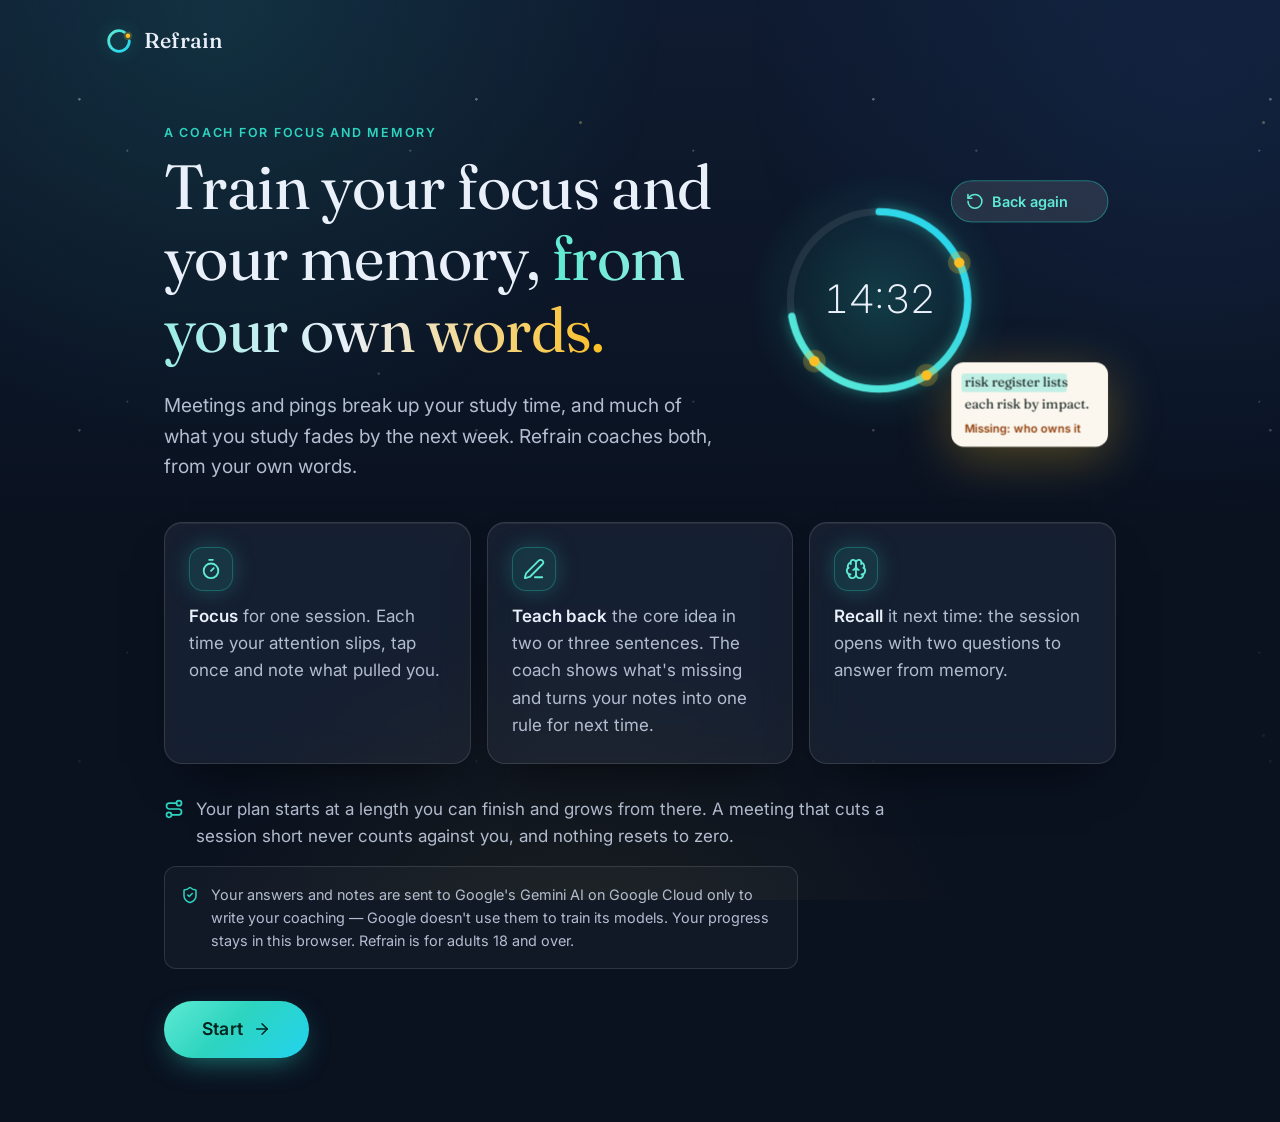
<file: static/index.html>
<!doctype html>
<html lang="en">
<head>
  <meta charset="utf-8">
  <meta name="viewport" content="width=device-width, initial-scale=1">
  <meta name="color-scheme" content="dark">
  <meta name="theme-color" content="#0a1220">
  <title>Refrain — a coach for focus and memory</title>
  <meta name="description" content="Refrain trains your focus and your memory in one study loop, built from your own words.">
  <link rel="icon" href="/static/favicon.svg" type="image/svg+xml">
  <link rel="preload" href="/static/fonts/inter-latin.woff2" as="font" type="font/woff2" crossorigin>
  <link rel="preload" href="/static/fonts/fraunces-latin.woff2" as="font" type="font/woff2" crossorigin>
  <link rel="stylesheet" href="/static/css/styles.css">
  <script type="module" src="/static/js/main.js"></script>
</head>
<body>
  <!-- The night sky: a slow, faint aurora and still star dust. Decoration only. -->
  <div class="sky" aria-hidden="true">
    <span class="aurora a1"></span>
    <span class="aurora a2"></span>
    <span class="aurora a3"></span>
  </div>

  <header class="topbar">
    <div class="brand">
      <!-- Refrain's mark: a ring with a gap, and a star in the gap, the moment you come back. -->
      <svg class="logo" viewBox="0 0 32 32" aria-hidden="true" focusable="false">
        <defs>
          <linearGradient id="logo-ring" x1="0" y1="0" x2="1" y2="1">
            <stop offset="0" stop-color="#5eead4"/>
            <stop offset="1" stop-color="#22d3ee"/>
          </linearGradient>
        </defs>
        <circle cx="16" cy="16" r="11" fill="none" stroke="url(#logo-ring)" stroke-width="3" stroke-linecap="round" stroke-dasharray="57.5 11.6"/>
        <circle cx="25.5" cy="10.5" r="4.6" fill="#fbbf24" opacity="0.22"/>
        <circle cx="25.5" cy="10.5" r="2.4" fill="#fbbf24"/>
      </svg>
      <span class="wordmark">Refrain</span>
    </div>
    <p class="topbar-stage" id="topbar-stage" hidden></p>
  </header>

  <main class="column">

    <section id="screen-welcome" class="screen" hidden aria-labelledby="welcome-title">
      <div class="welcome-hero">
        <div class="hero-text">
          <p class="eyebrow">A coach for focus and memory</p>
          <h1 id="welcome-title" tabindex="-1">Train your focus and your memory, <span class="shine">from your own words.</span></h1>
          <p class="promise">Meetings and pings break up your study time, and much of what you study fades by the next week. Refrain coaches both, from your own words.</p>
        </div>
        <!-- The loop, played once: the session ring draws itself, a star lights for each return,
             the coach marks your words on the page, and a question comes back. Decoration only. -->
        <div class="hero-art" aria-hidden="true">
          <svg class="loop-art" viewBox="0 0 360 300" focusable="false">
            <defs>
              <linearGradient id="art-ring-grad" x1="0" y1="0" x2="1" y2="1">
                <stop offset="0" stop-color="#5eead4"/>
                <stop offset="1" stop-color="#22d3ee"/>
              </linearGradient>
              <radialGradient id="art-glow">
                <stop offset="0" stop-color="#2dd4bf" stop-opacity="0.2"/>
                <stop offset="1" stop-color="#2dd4bf" stop-opacity="0"/>
              </radialGradient>
            </defs>
            <circle cx="130" cy="140" r="128" fill="url(#art-glow)"/>
            <circle class="art-track" cx="130" cy="140" r="86"/>
            <circle class="art-ring" cx="130" cy="140" r="86" stroke="url(#art-ring-grad)" stroke-dasharray="540.35" transform="rotate(-90 130 140)"/>
            <text class="art-clock" x="130" y="152" text-anchor="middle">14:32</text>
            <g class="art-star s1" transform="translate(207.8 103.4)"><g class="art-star-body"><circle class="art-star-glow" r="11"/><circle class="art-star-core" r="5"/></g></g>
            <g class="art-star s2" transform="translate(176.1 212.6)"><g class="art-star-body"><circle class="art-star-glow" r="11"/><circle class="art-star-core" r="5"/></g></g>
            <g class="art-star s3" transform="translate(67.3 198.9)"><g class="art-star-body"><circle class="art-star-glow" r="11"/><circle class="art-star-core" r="5"/></g></g>
            <g class="art-page">
              <rect class="art-page-bg" x="200" y="200" width="152" height="82" rx="12"/>
              <rect class="art-mark" x="210" y="211" width="102" height="18" rx="3"/>
              <text class="art-words" x="213" y="224">risk register lists</text>
              <text class="art-words" x="213" y="245">each risk by impact.</text>
              <text class="art-add" x="213" y="268">Missing: who owns it</text>
            </g>
            <g class="art-back">
              <rect class="art-chip" x="200" y="24" width="152" height="40" rx="20"/>
              <!-- Lucide "rotate-ccw" (ISC license, see /static/licenses/Lucide-ISC.txt) -->
              <g class="art-chip-icon" transform="translate(214 35) scale(0.75)">
                <path d="M3 12a9 9 0 1 0 9-9 9.75 9.75 0 0 0-6.74 2.74L3 8"/>
                <path d="M3 3v5h5"/>
              </g>
              <text class="art-chip-text" x="240" y="49">Back again</text>
            </g>
          </svg>
        </div>
      </div>
      <ol class="steps">
        <li class="step card">
          <span class="step-icon"><span class="icon i-timer" aria-hidden="true"></span></span>
          <p><strong>Focus</strong> for one session. Each time your attention slips, tap once and note what pulled you.</p>
        </li>
        <li class="step card">
          <span class="step-icon"><span class="icon i-pen" aria-hidden="true"></span></span>
          <p><strong>Teach back</strong> the core idea in two or three sentences. The coach shows what's missing and turns your notes into one rule for next time.</p>
        </li>
        <li class="step card">
          <span class="step-icon"><span class="icon i-brain" aria-hidden="true"></span></span>
          <p><strong>Recall</strong> it next time: the session opens with two questions to answer from memory.</p>
        </li>
      </ol>
      <p class="plan-note"><span class="icon i-route" aria-hidden="true"></span><span>Your plan starts at a length you can finish and grows from there. A meeting that cuts a session short never counts against you, and nothing resets to zero.</span></p>
      <p class="notice"><span class="icon i-shield" aria-hidden="true"></span><span>Your answers and notes are sent to Google's Gemini AI on Google Cloud only to write your coaching — Google doesn't use them to train its models. Your progress stays in this browser. Refrain is for adults 18 and over.</span></p>
      <button type="button" class="primary go big" id="welcome-start">Start</button>
    </section>

    <section id="screen-survey" class="screen" hidden aria-labelledby="survey-title">
      <p class="eyebrow">Your starting point</p>
      <h2 id="survey-title" tabindex="-1">Four questions for your roadmap</h2>
      <p class="lede">Your coach uses them to decide where your training starts.</p>
      <form id="survey-form" class="card" novalidate>
        <fieldset id="survey-fields">
          <div class="field short">
            <label for="survey-age">Your age</label>
            <input id="survey-age" name="age" type="text" inputmode="numeric" autocomplete="off" maxlength="3" aria-describedby="survey-age-msg">
            <p class="field-msg" id="survey-age-msg" aria-live="polite"></p>
          </div>
          <div class="field">
            <label for="survey-goal">Your training goal</label>
            <input id="survey-goal" name="goal" type="text" autocomplete="off" maxlength="200" aria-describedby="survey-goal-examples survey-goal-msg">
            <div class="chips" id="survey-goal-examples" role="group" aria-label="Example goals">
              <button type="button" class="chip" data-goal="Study for a certification after work">Study for a certification after work</button>
              <button type="button" class="chip" data-goal="Revise for exams">Revise for exams</button>
              <button type="button" class="chip" data-goal="Remember more of what I read">Remember more of what I read</button>
            </div>
            <p class="field-msg" id="survey-goal-msg" aria-live="polite"></p>
          </div>
          <div class="field short">
            <label for="survey-daily">Minutes you can give each day</label>
            <input id="survey-daily" name="minutesPerDay" type="text" inputmode="numeric" autocomplete="off" maxlength="4" aria-describedby="survey-daily-msg">
            <p class="field-msg" id="survey-daily-msg" aria-live="polite"></p>
          </div>
          <div class="field short">
            <label for="survey-max">Maximum minutes per session</label>
            <input id="survey-max" name="maxMinutes" type="text" inputmode="numeric" autocomplete="off" maxlength="3" aria-describedby="survey-max-msg">
            <p class="field-msg" id="survey-max-msg" aria-live="polite"></p>
          </div>
        </fieldset>
        <div class="coach-work" id="survey-work" aria-hidden="true" hidden></div>
        <p class="status" id="survey-status" role="status"></p>
        <button type="submit" class="primary go" id="survey-submit" disabled>Build my roadmap</button>
      </form>
    </section>

    <section id="screen-home" class="screen" hidden aria-labelledby="home-goal">
      <div class="home-grid">
        <div class="home-hero card">
          <p class="eyebrow">Your roadmap</p>
          <h2 id="home-goal" tabindex="-1"></h2>
          <ol class="stages" id="home-stages" aria-label="Roadmap stages"></ol>
          <p class="reason" id="home-reason"></p>
          <p class="tags" id="home-tags"></p>
        </div>

        <!-- Running totals: they only grow, so there is no streak to lose. -->
        <ul class="counters" id="home-counters" aria-label="Your totals" hidden>
          <li class="counter card"><span class="count" id="count-sessions">0</span><span class="count-label">Sessions</span></li>
          <li class="counter card"><span class="count" id="count-minutes">0</span><span class="count-label">Minutes focused</span></li>
          <li class="counter star card"><span class="count" id="count-returns">0</span><span class="count-label">Returns</span></li>
          <li class="counter star card"><span class="count" id="count-kept">0</span><span class="count-label">Ideas kept</span></li>
        </ul>

        <!-- On wide screens: the main column (start, pick up) beside the side column (rule, what pulls you). -->
        <div class="home-col main-col">
          <div class="start card">
            <label for="home-topic">What will you study?</label>
            <input id="home-topic" type="text" maxlength="120" autocomplete="off" placeholder="For example: Project management course — managing risks">
            <div class="start-row">
              <label class="switch" for="home-demo">
                <input id="home-demo" type="checkbox" role="switch">
                <span class="track" aria-hidden="true"></span>
                <span>Demo length (1 minute)</span>
              </label>
              <button type="button" class="primary go" id="home-start-btn" disabled>Start session</button>
            </div>
          </div>

          <div class="pickup card" id="home-pickup" hidden>
            <p class="pickup-label ico i-bookmark">Pick up where you left off</p>
            <p class="pickup-topic" id="home-pickup-topic"></p>
            <div id="home-pickup-lines"></div>
          </div>
        </div>

        <div class="home-col side-col">
          <div class="rule-card card" id="home-rule">
            <p class="rule-label ico i-compass" id="home-rule-label">Your rule</p>
            <p class="rule-text" id="home-rule-text"></p>
            <p class="rule-source" id="home-rule-source" hidden></p>
            <p class="rule-work" id="home-rule-work" hidden></p>
          </div>

          <section class="pulls card" id="home-pulls" aria-labelledby="home-pulls-title" hidden>
            <h3 class="ico i-magnet" id="home-pulls-title">What pulls you away most</h3>
            <ol class="pulls-list" id="home-pulls-list"></ol>
            <p class="muted small" id="home-pulls-empty">Your notes will show here after a session where you note what pulled you.</p>
          </section>
        </div>

        <section class="history card" aria-labelledby="home-history-title">
          <h3 id="home-history-title">Your sky</h3>
          <p class="sky-hint muted small" id="home-sky-hint" hidden>One line for each session. Each star is a time you noticed a slip and came back.</p>
          <p class="totals" id="home-totals" hidden></p>
          <p class="muted" id="home-history-empty">Your first session is ready.</p>
          <ol class="history-list" id="home-history"></ol>
        </section>
      </div>

      <div class="reset">
        <button type="button" class="link" id="home-reset">Reset everything</button>
        <div class="confirm card" id="home-reset-confirm" hidden>
          <p id="home-reset-question">Erase all progress on this device?</p>
          <div class="actions">
            <button type="button" class="secondary" id="home-reset-erase">Erase</button>
            <button type="button" class="primary" id="home-reset-cancel">Cancel</button>
          </div>
        </div>
      </div>
    </section>

    <section id="screen-warmup" class="screen" hidden aria-labelledby="warmup-title">
      <p class="eyebrow">Warm-up</p>
      <h2 id="warmup-title" tabindex="-1">What do you remember?</h2>
      <p class="lede" id="warmup-from"></p>
      <form class="card" id="warmup-form" novalidate>
        <ol class="warmup-list" id="warmup-items"></ol>
        <p class="tags" id="warmup-tags"></p>
        <div class="coach-work" id="warmup-work" aria-hidden="true" hidden></div>
        <p class="status" id="warmup-status" role="status"></p>
        <div class="actions left">
          <button type="submit" class="primary" id="warmup-check">Check</button>
          <button type="button" class="primary go" id="warmup-start" hidden>Start focusing</button>
        </div>
      </form>
    </section>

    <section id="screen-focus" class="screen" hidden aria-label="Focus session">
      <h2 class="sr-only" tabindex="-1">Focus session</h2>
      <p class="focus-topic" id="focus-topic"></p>
      <p class="focus-next" id="focus-next" hidden></p>
      <div class="dial" id="focus-dial">
        <!-- The ring fills with the session; each return lights a star on it (focus.js). -->
        <svg class="ring" viewBox="0 0 200 200" aria-hidden="true" focusable="false">
          <defs>
            <linearGradient id="ring-grad" x1="0" y1="0" x2="1" y2="1">
              <stop offset="0" stop-color="#5eead4"/>
              <stop offset="1" stop-color="#22d3ee"/>
            </linearGradient>
          </defs>
          <circle class="ring-track" cx="100" cy="100" r="92"/>
          <circle class="ring-progress" id="focus-ring" cx="100" cy="100" r="92" stroke="url(#ring-grad)" stroke-dasharray="578.05" stroke-dashoffset="578.05" transform="rotate(-90 100 100)"/>
          <g id="focus-stars"></g>
        </svg>
        <div class="countdown" id="focus-countdown" role="timer" aria-label="Time left">0:00</div>
      </div>
      <p class="focus-rule" id="focus-rule" hidden></p>
      <button type="button" class="distracted" id="focus-distracted">Distracted</button>
      <p class="focus-plan" id="focus-plan" hidden></p>
      <div class="note-row" id="focus-note-row" hidden>
        <label for="focus-note" class="sr-only">What pulled you away?</label>
        <input id="focus-note" type="text" maxlength="60" autocomplete="off" placeholder="What pulled you away?" enterkeyhint="done">
        <button type="button" class="link" id="focus-note-skip">Skip</button>
      </div>
      <p class="focus-tally" id="focus-tally" aria-live="polite"></p>
      <p class="focus-links"><button type="button" class="link" id="focus-end">End early</button></p>

      <div class="end-panel" id="focus-end-panel" role="group" aria-labelledby="focus-end-title" hidden>
        <p class="end-title" id="focus-end-title">Ending early?</p>
        <div class="end-choices" id="focus-end-choices">
          <button type="button" class="end-choice" id="focus-pulled">I was pulled away <small>a meeting, a call, an urgent task</small></button>
          <button type="button" class="end-choice" id="focus-lost">I lost focus</button>
          <button type="button" class="link" id="focus-keep">Keep going</button>
        </div>
        <form class="end-resume" id="focus-resume" novalidate hidden>
          <label for="focus-where">Where I stopped</label>
          <input id="focus-where" type="text" maxlength="160" autocomplete="off">
          <label for="focus-next-step">My next step</label>
          <input id="focus-next-step" type="text" maxlength="160" autocomplete="off">
          <div class="actions left">
            <button type="submit" class="primary" id="focus-save">Save and end</button>
            <button type="button" class="link" id="focus-keep-resume">Keep going</button>
          </div>
        </form>
      </div>
    </section>

    <section id="screen-debrief" class="screen" hidden aria-label="Teach-back and debrief">
      <!-- The session just finished: the focus ring glides in here (debrief.js). -->
      <div class="session-summary card" id="session-summary">
        <svg class="summary-ring" viewBox="0 0 200 200" aria-hidden="true" focusable="false">
          <defs>
            <linearGradient id="summary-grad" x1="0" y1="0" x2="1" y2="1">
              <stop offset="0" stop-color="#5eead4"/>
              <stop offset="1" stop-color="#22d3ee"/>
            </linearGradient>
          </defs>
          <circle class="ring-track" cx="100" cy="100" r="92"/>
          <circle class="ring-progress" id="summary-ring" cx="100" cy="100" r="92" stroke="url(#summary-grad)" stroke-dasharray="578.05" stroke-dashoffset="578.05" transform="rotate(-90 100 100)"/>
          <g id="summary-stars"></g>
        </svg>
        <dl class="stats">
          <div><dt>Focused</dt><dd id="summary-focused">0:00</dd></div>
          <div><dt>Returns</dt><dd id="summary-returns">0</dd></div>
          <div><dt>Longest stretch</dt><dd id="summary-longest">0:00</dd></div>
        </dl>
      </div>

      <div id="teach">
        <p class="eyebrow">Teach back</p>
        <h2 id="teach-topic" tabindex="-1"></h2>
        <form class="card" id="teach-form" novalidate>
          <label for="teach-text">In two or three sentences, what's the core idea?</label>
          <textarea id="teach-text" rows="5" maxlength="1500" aria-describedby="teach-count"></textarea>
          <p class="field-msg" id="teach-count"></p>
          <div class="coach-work" id="teach-work" aria-hidden="true" hidden></div>
          <p class="status" id="teach-status" role="status"></p>
          <div class="actions left">
            <button type="button" class="primary" id="teach-submit" disabled>Get feedback</button>
            <button type="button" class="secondary" id="teach-skip">Skip</button>
          </div>
        </form>
      </div>

      <div id="debrief" hidden>
        <p class="eyebrow">Debrief</p>
        <h2 id="debrief-title" tabindex="-1"></h2>
        <p class="tags" id="debrief-tags"></p>
        <div class="debrief-cards" id="debrief-cards"></div>
        <div class="coach-work" id="debrief-work" aria-hidden="true" hidden></div>
        <p class="status" id="debrief-status" role="status"></p>
        <div class="actions left">
          <button type="button" class="primary" id="debrief-retry" hidden>Try again</button>
          <button type="button" class="secondary" id="debrief-back">Back to roadmap</button>
        </div>
        <div class="confirm card" id="debrief-leave" hidden>
          <p>Leave without the debrief? This session won't count toward your roadmap.</p>
          <div class="actions">
            <button type="button" class="secondary" id="debrief-leave-yes">Leave</button>
            <button type="button" class="primary" id="debrief-leave-no">Stay</button>
          </div>
        </div>
      </div>
    </section>

  </main>
  <noscript><p class="column">Refrain needs JavaScript to run.</p></noscript>
</body>
</html>
</file>
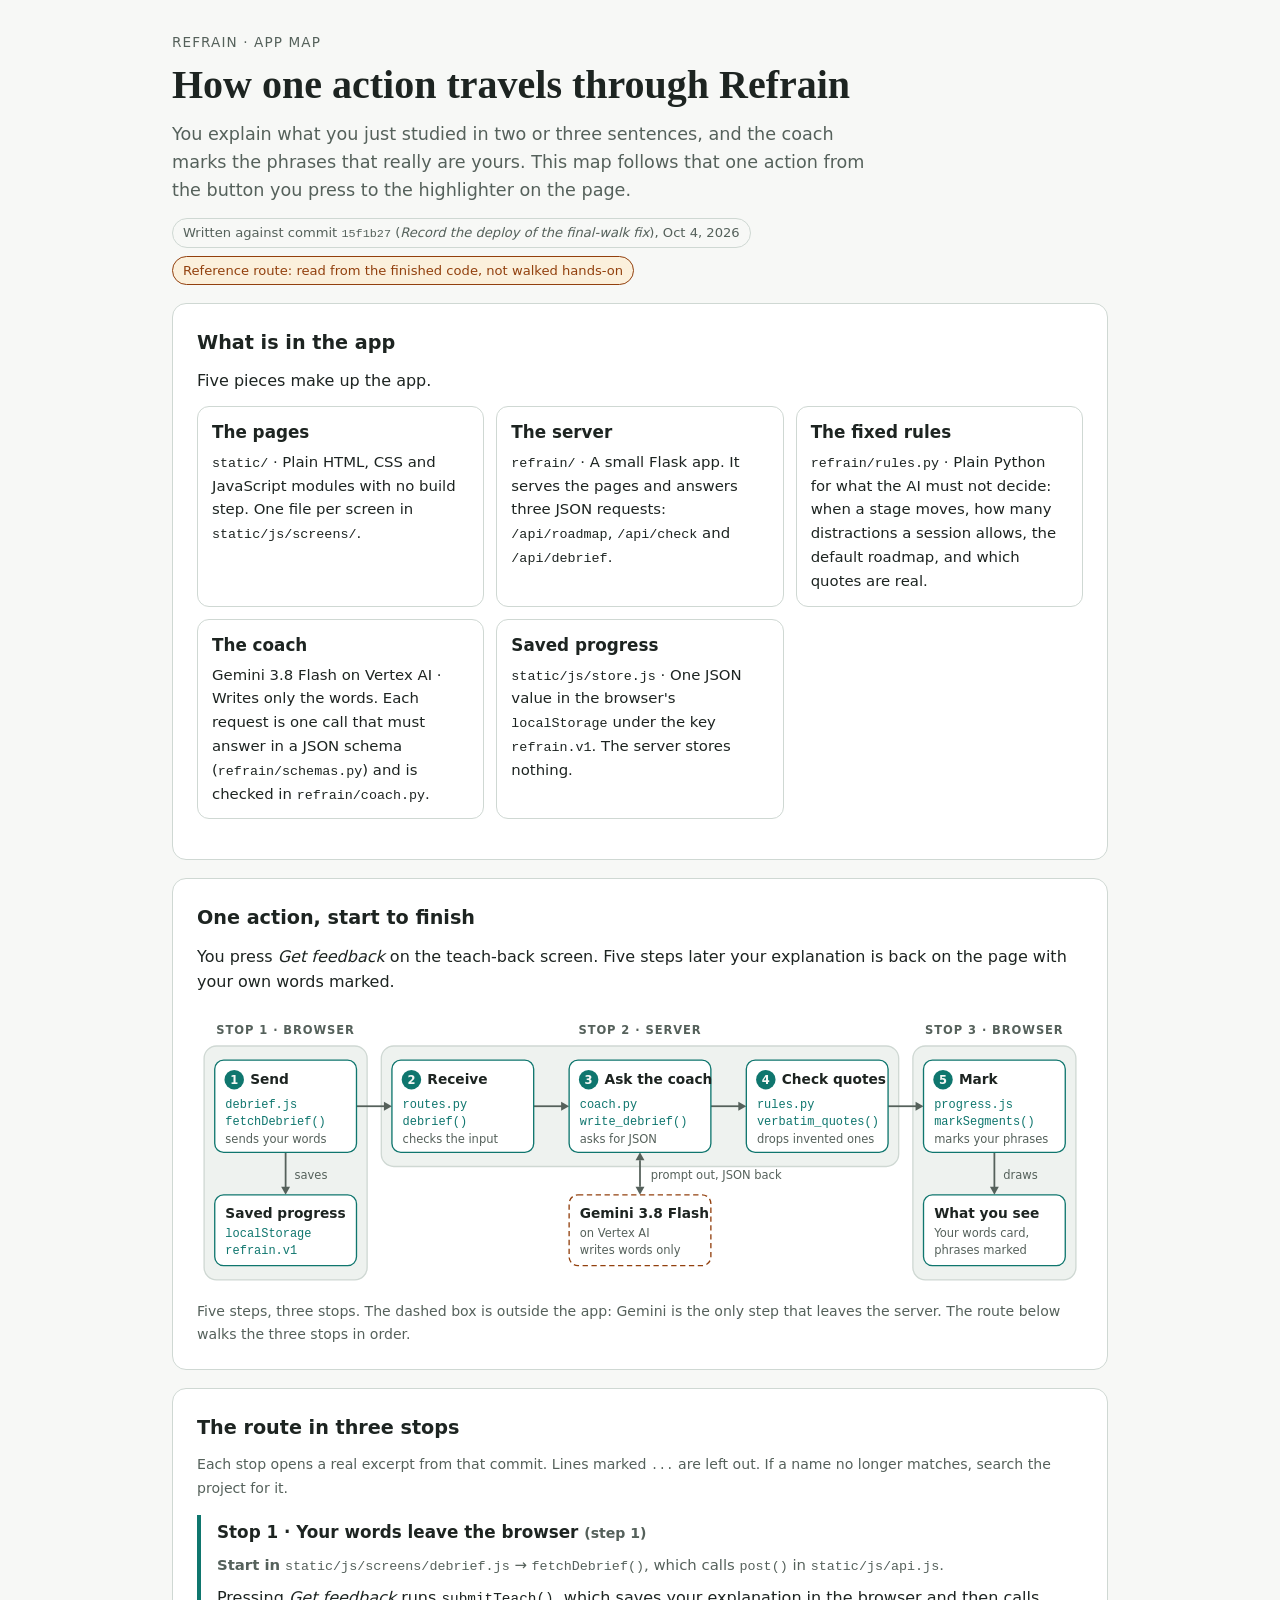
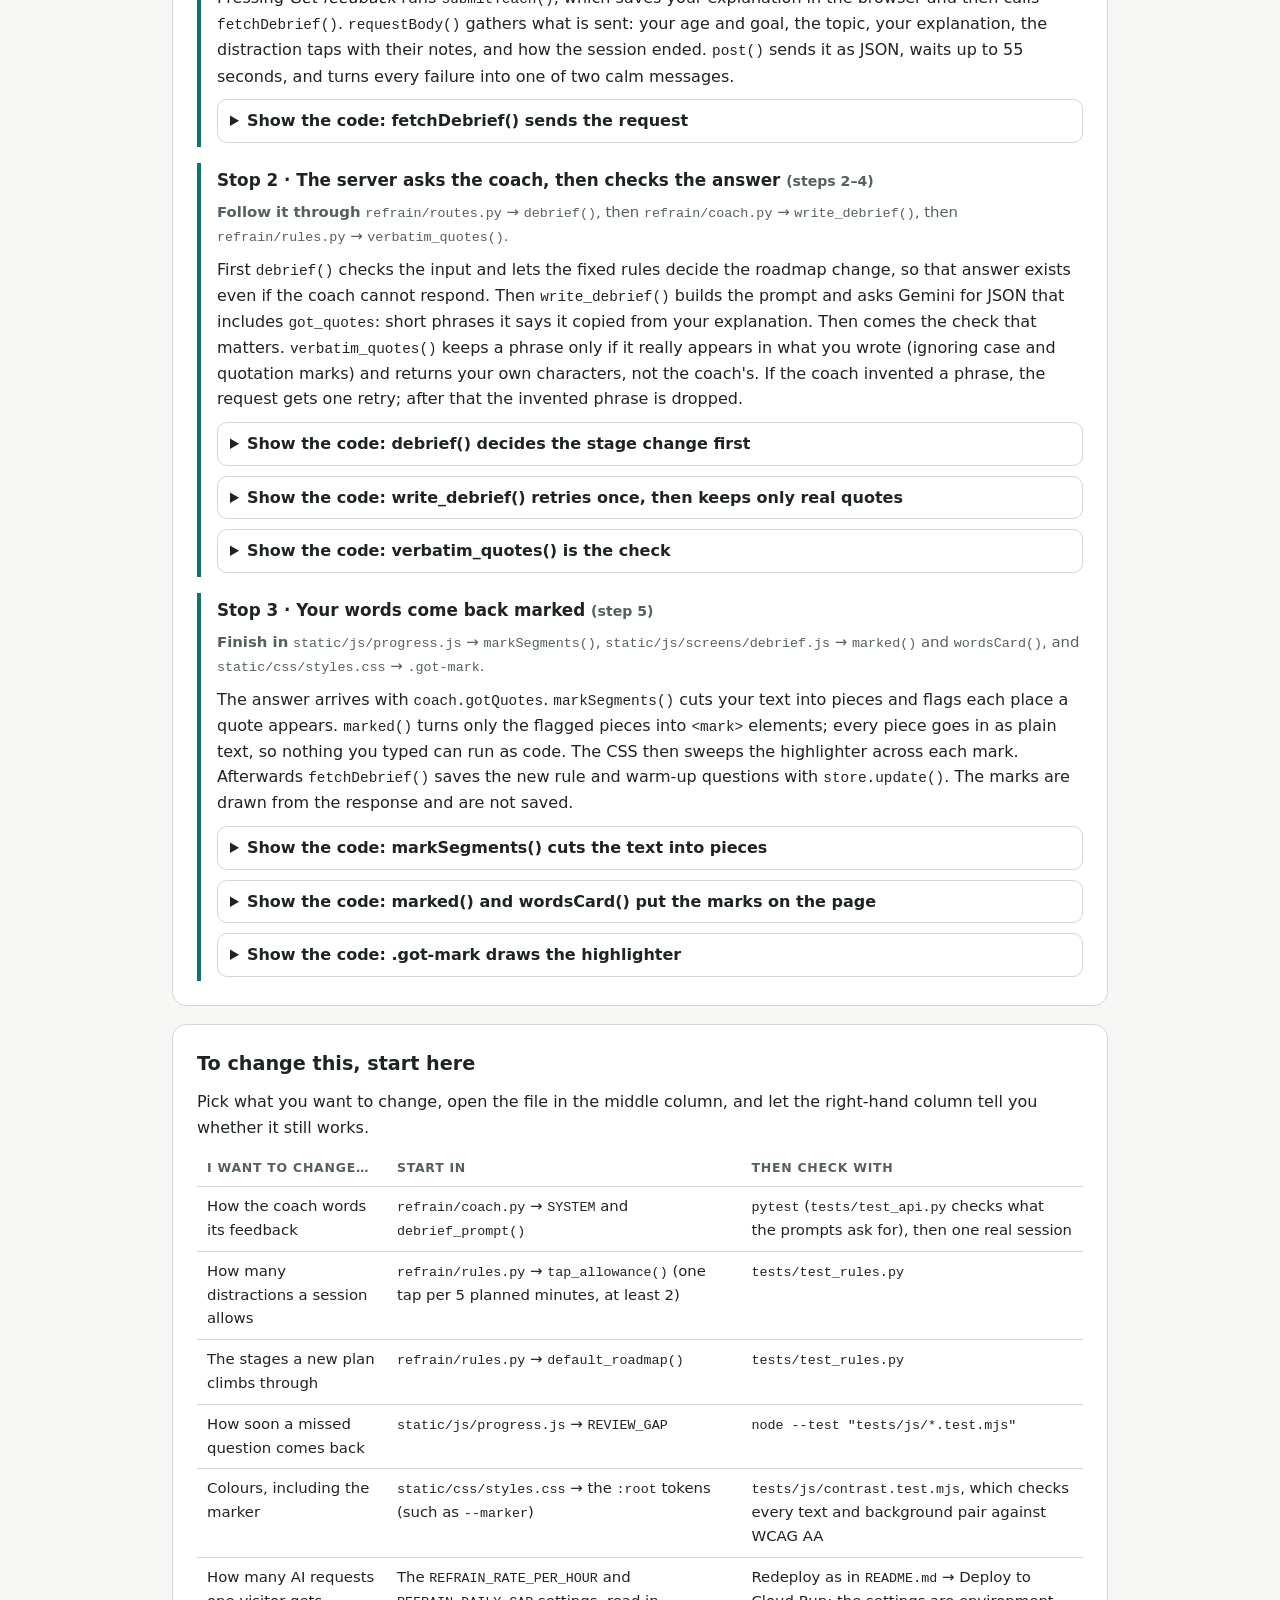
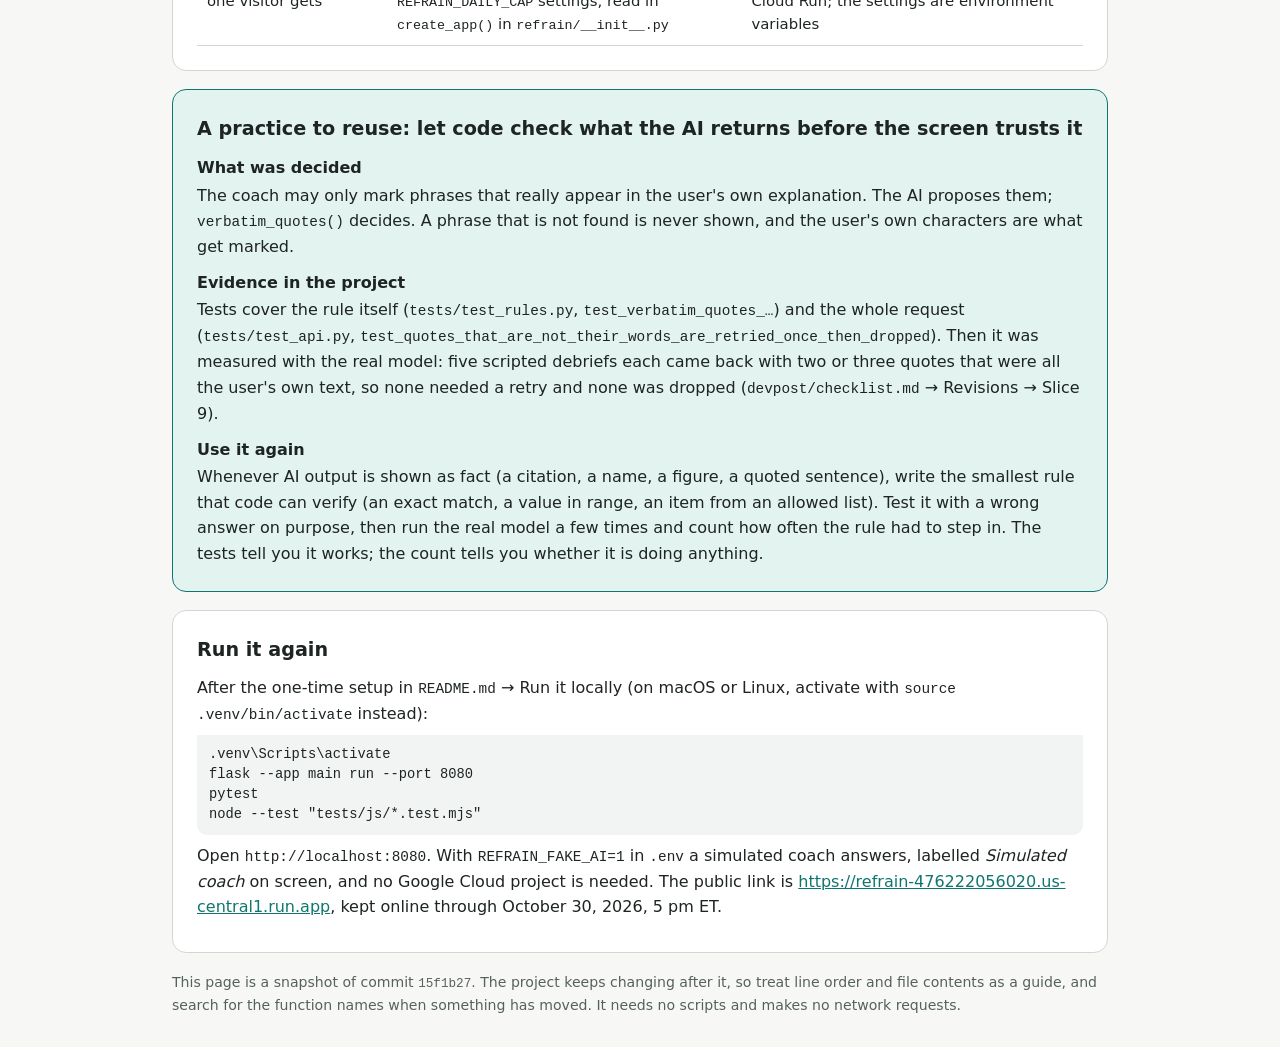
<file: devpost/app-map.html>
<!DOCTYPE html>
<html lang="en">
<head>
<meta charset="utf-8">
<meta name="viewport" content="width=device-width, initial-scale=1">
<title>Refrain · App map</title>
<style>
  :root {
    color-scheme: light dark;
    --bg: #f7f8f6;
    --card: #ffffff;
    --fg: #1d2421;
    --muted: #55615b;
    --line: #cfd8d3;
    --accent: #0f766e;
    --accent-bg: #e3f3f0;
    --warm: #92400e;
    --warm-bg: #fbf0dc;
    --soft: #eef2ef;
    --code-bg: #f1f4f2;
  }
  @media (prefers-color-scheme: dark) {
    :root {
      --bg: #101513;
      --card: #19201d;
      --fg: #e6ece8;
      --muted: #a8b7af;
      --line: #33403a;
      --accent: #5eead4;
      --accent-bg: #123832;
      --warm: #fbbf24;
      --warm-bg: #38290f;
      --soft: #202925;
      --code-bg: #141a17;
    }
  }
  * { box-sizing: border-box; }
  body { margin: 0; background: var(--bg); color: var(--fg); font-family: -apple-system, "Segoe UI", system-ui, sans-serif; line-height: 1.6; }
  main { max-width: 1000px; margin: 0 auto; padding: clamp(16px, 4vw, 32px); }
  h1 { font-family: Georgia, "Iowan Old Style", "Times New Roman", serif; font-size: clamp(1.8rem, 4.5vw, 2.5rem); line-height: 1.15; margin: 0.2em 0 0.3em; }
  h2 { font-size: 1.2rem; margin: 0 0 0.5em; }
  h3 { font-size: 1.05rem; margin: 0 0 0.3em; }
  p { margin: 0.5em 0; }
  a { color: var(--accent); }
  code { font-family: ui-monospace, "Cascadia Code", Consolas, monospace; font-size: 0.9em; overflow-wrap: anywhere; }
  :focus-visible { outline: 3px solid var(--accent); outline-offset: 2px; }
  .skip { position: absolute; left: 8px; top: -60px; z-index: 2; padding: 8px 12px; border: 2px solid var(--accent); border-radius: 8px; background: var(--card); color: var(--fg); }
  .skip:focus { top: 8px; }
  .eyebrow { margin: 0; color: var(--muted); font-size: 0.85rem; text-transform: uppercase; letter-spacing: 0.08em; }
  .lede { max-width: 62ch; font-size: 1.1rem; color: var(--muted); }
  .badges { display: flex; flex-wrap: wrap; gap: 8px; margin: 14px 0 0; }
  .badge { padding: 3px 10px; border: 1px solid var(--line); border-radius: 999px; font-size: 0.82rem; color: var(--muted); }
  .badge.warm { border-color: var(--warm); background: var(--warm-bg); color: var(--warm); }
  section { margin: 18px 0; padding: clamp(16px, 3vw, 24px); border: 1px solid var(--line); border-radius: 14px; background: var(--card); }
  .muted { color: var(--muted); }
  .small { font-size: 0.88rem; }
  .pieces { display: grid; grid-template-columns: repeat(auto-fit, minmax(260px, 1fr)); gap: 12px; margin-top: 12px; padding: 0; list-style: none; }
  .pieces li { padding: 12px 14px; border: 1px solid var(--line); border-radius: 12px; }
  .pieces p { margin: 0.2em 0 0; font-size: 0.93rem; }
  .scroll { overflow-x: auto; }
  svg.flow { display: block; width: 100%; min-width: 860px; height: auto; }
  .flow .zone { fill: var(--soft); stroke: var(--line); stroke-width: 1.5; }
  .flow .zl { fill: var(--muted); font-size: 13px; font-weight: 700; letter-spacing: 0.08em; }
  .flow .node rect { fill: var(--card); stroke: var(--accent); stroke-width: 1.5; }
  .flow .ext rect { stroke: var(--warm); stroke-dasharray: 6 4; }
  .flow .t { fill: var(--fg); font-size: 15.5px; font-weight: 700; }
  .flow .f { fill: var(--accent); font-family: ui-monospace, "Cascadia Code", Consolas, monospace; font-size: 13.5px; }
  .flow .s { fill: var(--muted); font-size: 13px; }
  .flow .dot { fill: var(--accent); }
  .flow .d { fill: var(--bg); font-size: 13px; font-weight: 700; }
  .flow .a { fill: none; stroke: var(--muted); stroke-width: 2; }
  .flow .h { fill: var(--muted); }
  figcaption { margin-top: 8px; font-size: 0.88rem; color: var(--muted); }
  figure { margin: 12px 0 0; }
  .stop { margin-top: 16px; padding: 4px 0 4px 16px; border-left: 4px solid var(--accent); }
  .stop .where { color: var(--muted); font-size: 0.93rem; }
  details { margin-top: 10px; border: 1px solid var(--line); border-radius: 10px; background: var(--card); }
  summary { padding: 8px 12px; cursor: pointer; font-weight: 600; }
  details[open] summary { border-bottom: 1px solid var(--line); }
  pre { margin: 0; padding: 10px 12px; overflow-x: auto; border-radius: 0 0 10px 10px; background: var(--code-bg); font-size: 0.86rem; line-height: 1.45; }
  pre code { font-size: inherit; }
  .table-wrap { overflow-x: auto; margin-top: 10px; }
  table { width: 100%; border-collapse: collapse; font-size: 0.93rem; }
  th, td { padding: 8px 10px; border-bottom: 1px solid var(--line); text-align: left; vertical-align: top; }
  th { color: var(--muted); font-size: 0.78rem; font-weight: 700; letter-spacing: 0.06em; text-transform: uppercase; }
  .practice { border-color: var(--accent); background: var(--accent-bg); }
  .practice dl { margin: 10px 0 0; }
  .practice dt { margin-top: 10px; font-weight: 700; }
  .practice dd { margin: 2px 0 0; }
  footer { margin: 18px 0 8px; font-size: 0.88rem; color: var(--muted); }
</style>
</head>
<body>
<a class="skip" href="#main">Skip to the map</a>
<main id="main">

<header>
  <p class="eyebrow">Refrain · App map</p>
  <h1>How one action travels through Refrain</h1>
  <p class="lede">You explain what you just studied in two or three sentences, and the coach marks the phrases that really are yours. This map follows that one action from the button you press to the highlighter on the page.</p>
  <p class="badges">
    <span class="badge">Written against commit <code>15f1b27</code> (<em>Record the deploy of the final-walk fix</em>), Oct 4, 2026</span>
    <span class="badge warm">Reference route: read from the finished code, not walked hands-on</span>
  </p>
</header>

<section aria-labelledby="pieces-h">
  <h2 id="pieces-h">What is in the app</h2>
  <p>Five pieces make up the app.</p>
  <ul class="pieces">
    <li><h3>The pages</h3><p><code>static/</code> · Plain HTML, CSS and JavaScript modules with no build step. One file per screen in <code>static/js/screens/</code>.</p></li>
    <li><h3>The server</h3><p><code>refrain/</code> · A small Flask app. It serves the pages and answers three JSON requests: <code>/api/roadmap</code>, <code>/api/check</code> and <code>/api/debrief</code>.</p></li>
    <li><h3>The fixed rules</h3><p><code>refrain/rules.py</code> · Plain Python for what the AI must not decide: when a stage moves, how many distractions a session allows, the default roadmap, and which quotes are real.</p></li>
    <li><h3>The coach</h3><p>Gemini 3.8 Flash on Vertex AI · Writes only the words. Each request is one call that must answer in a JSON schema (<code>refrain/schemas.py</code>) and is checked in <code>refrain/coach.py</code>.</p></li>
    <li><h3>Saved progress</h3><p><code>static/js/store.js</code> · One JSON value in the browser's <code>localStorage</code> under the key <code>refrain.v1</code>. The server stores nothing.</p></li>
  </ul>
</section>

<section aria-labelledby="flow-h">
  <h2 id="flow-h">One action, start to finish</h2>
  <p>You press <em>Get feedback</em> on the teach-back screen. Five steps later your explanation is back on the page with your own words marked.</p>
  <figure>
    <div class="scroll" tabindex="0" role="region" aria-label="Diagram of the five steps; scrolls sideways on narrow screens">
      <svg class="flow" viewBox="0 0 1000 322" role="img" aria-labelledby="flow-t flow-d">
        <title id="flow-t">From the Get feedback button to your marked words</title>
        <desc id="flow-d">Five steps in three stops. Stop 1, in your browser: debrief.js sends your explanation and saves the result in localStorage under refrain.v1. Stop 2, on the server: routes.py receives it, coach.py asks Gemini 3.8 Flash on Vertex AI for JSON, and rules.py keeps only the quotes that really are in your text. Stop 3, in your browser: progress.js marks your phrases and the page shows your words with the marks.</desc>

        <rect class="zone" x="8" y="44" width="184" height="264" rx="14"/>
        <rect class="zone" x="208" y="44" width="584" height="136" rx="14"/>
        <rect class="zone" x="808" y="44" width="184" height="264" rx="14"/>
        <text class="zl" x="100" y="30" text-anchor="middle">STOP 1 · BROWSER</text>
        <text class="zl" x="500" y="30" text-anchor="middle">STOP 2 · SERVER</text>
        <text class="zl" x="900" y="30" text-anchor="middle">STOP 3 · BROWSER</text>

        <path class="a" d="M180 112H212"/><path class="h" d="M220 112l-9-5v10z"/>
        <path class="a" d="M380 112H412"/><path class="h" d="M420 112l-9-5v10z"/>
        <path class="a" d="M580 112H612"/><path class="h" d="M620 112l-9-5v10z"/>
        <path class="a" d="M780 112H812"/><path class="h" d="M820 112l-9-5v10z"/>

        <path class="a" d="M100 164V204"/><path class="h" d="M100 212l-5-9h10z"/>
        <path class="a" d="M500 173V203"/><path class="h" d="M500 164l-5 9h10z"/><path class="h" d="M500 212l-5-9h10z"/>
        <path class="a" d="M900 164V204"/><path class="h" d="M900 212l-5-9h10z"/>
        <text class="s" x="110" y="194">saves</text>
        <text class="s" x="512" y="194">prompt out, JSON back</text>
        <text class="s" x="910" y="194">draws</text>

        <g class="node" transform="translate(20 60)">
          <rect width="160" height="104" rx="10"/>
          <circle class="dot" cx="22" cy="22" r="11"/><text class="d" x="22" y="27" text-anchor="middle">1</text>
          <text class="t" x="40" y="27">Send</text>
          <text class="f" x="12" y="54">debrief.js</text>
          <text class="f" x="12" y="73">fetchDebrief()</text>
          <text class="s" x="12" y="94">sends your words</text>
        </g>
        <g class="node" transform="translate(220 60)">
          <rect width="160" height="104" rx="10"/>
          <circle class="dot" cx="22" cy="22" r="11"/><text class="d" x="22" y="27" text-anchor="middle">2</text>
          <text class="t" x="40" y="27">Receive</text>
          <text class="f" x="12" y="54">routes.py</text>
          <text class="f" x="12" y="73">debrief()</text>
          <text class="s" x="12" y="94">checks the input</text>
        </g>
        <g class="node" transform="translate(420 60)">
          <rect width="160" height="104" rx="10"/>
          <circle class="dot" cx="22" cy="22" r="11"/><text class="d" x="22" y="27" text-anchor="middle">3</text>
          <text class="t" x="40" y="27">Ask the coach</text>
          <text class="f" x="12" y="54">coach.py</text>
          <text class="f" x="12" y="73">write_debrief()</text>
          <text class="s" x="12" y="94">asks for JSON</text>
        </g>
        <g class="node" transform="translate(620 60)">
          <rect width="160" height="104" rx="10"/>
          <circle class="dot" cx="22" cy="22" r="11"/><text class="d" x="22" y="27" text-anchor="middle">4</text>
          <text class="t" x="40" y="27">Check quotes</text>
          <text class="f" x="12" y="54">rules.py</text>
          <text class="f" x="12" y="73">verbatim_quotes()</text>
          <text class="s" x="12" y="94">drops invented ones</text>
        </g>
        <g class="node" transform="translate(820 60)">
          <rect width="160" height="104" rx="10"/>
          <circle class="dot" cx="22" cy="22" r="11"/><text class="d" x="22" y="27" text-anchor="middle">5</text>
          <text class="t" x="40" y="27">Mark</text>
          <text class="f" x="12" y="54">progress.js</text>
          <text class="f" x="12" y="73">markSegments()</text>
          <text class="s" x="12" y="94">marks your phrases</text>
        </g>

        <g class="node" transform="translate(20 212)">
          <rect width="160" height="80" rx="10"/>
          <text class="t" x="12" y="26">Saved progress</text>
          <text class="f" x="12" y="48">localStorage</text>
          <text class="f" x="12" y="67">refrain.v1</text>
        </g>
        <g class="node ext" transform="translate(420 212)">
          <rect width="160" height="80" rx="10"/>
          <text class="t" x="12" y="26">Gemini 3.8 Flash</text>
          <text class="s" x="12" y="48">on Vertex AI</text>
          <text class="s" x="12" y="67">writes words only</text>
        </g>
        <g class="node" transform="translate(820 212)">
          <rect width="160" height="80" rx="10"/>
          <text class="t" x="12" y="26">What you see</text>
          <text class="s" x="12" y="48">Your words card,</text>
          <text class="s" x="12" y="67">phrases marked</text>
        </g>
      </svg>
    </div>
    <figcaption>Five steps, three stops. The dashed box is outside the app: Gemini is the only step that leaves the server. The route below walks the three stops in order.</figcaption>
  </figure>
</section>

<section aria-labelledby="route-h">
  <h2 id="route-h">The route in three stops</h2>
  <p class="muted small">Each stop opens a real excerpt from that commit. Lines marked <code>...</code> are left out. If a name no longer matches, search the project for it.</p>

  <div class="stop">
    <h3>Stop 1 · Your words leave the browser <span class="muted small">(step 1)</span></h3>
    <p class="where"><strong>Start in</strong> <code>static/js/screens/debrief.js</code> → <code>fetchDebrief()</code>, which calls <code>post()</code> in <code>static/js/api.js</code>.</p>
    <p>Pressing <em>Get feedback</em> runs <code>submitTeach()</code>, which saves your explanation in the browser and then calls <code>fetchDebrief()</code>. <code>requestBody()</code> gathers what is sent: your age and goal, the topic, your explanation, the distraction taps with their notes, and how the session ended. <code>post()</code> sends it as JSON, waits up to 55 seconds, and turns every failure into one of two calm messages.</p>
    <details>
      <summary>Show the code: fetchDebrief() sends the request</summary>
      <pre><code>async function fetchDebrief() {
  const pending = store.state.pending;
  const result = await post("/api/debrief", requestBody(pending));</code></pre>
    </details>
  </div>

  <div class="stop">
    <h3>Stop 2 · The server asks the coach, then checks the answer <span class="muted small">(steps 2–4)</span></h3>
    <p class="where"><strong>Follow it through</strong> <code>refrain/routes.py</code> → <code>debrief()</code>, then <code>refrain/coach.py</code> → <code>write_debrief()</code>, then <code>refrain/rules.py</code> → <code>verbatim_quotes()</code>.</p>
    <p>First <code>debrief()</code> checks the input and lets the fixed rules decide the roadmap change, so that answer exists even if the coach cannot respond. Then <code>write_debrief()</code> builds the prompt and asks Gemini for JSON that includes <code>got_quotes</code>: short phrases it says it copied from your explanation. Then comes the check that matters. <code>verbatim_quotes()</code> keeps a phrase only if it really appears in what you wrote (ignoring case and quotation marks) and returns your own characters, not the coach's. If the coach invented a phrase, the request gets one retry; after that the invented phrase is dropped.</p>
    <details>
      <summary>Show the code: debrief() decides the stage change first</summary>
      <pre><code>@bp.post("/debrief")
def debrief():
    session, fields = schemas.parse_debrief(request.get_json(silent=True))
    if fields:
        return _error(400, "invalid_input", fields=fields)
    # The fixed rules decide the roadmap change first, so it comes back even when the coach can't answer.
    result = rules.progress(session.stages, session.stage_index, session.outcome, len(session.taps),
                            session.planned_minutes)</code></pre>
    </details>
    <details>
      <summary>Show the code: write_debrief() retries once, then keeps only real quotes</summary>
      <pre><code>    def soft_problems(data):
        problems = []
        if needs["pattern"] and not rules.quotes_note(data["pattern"], notes):
            problems.append("did not quote any of their notes word for word in the pattern")
        if needs["explanation"] and rules.verbatim_quotes(data.get("got_quotes"), session.explanation)[1]:
            problems.append("put phrases in got_quotes that are not copied exactly from their explanation")
        return ", and ".join(problems) or None
    ...
    if needs["explanation"]:
        out["got"] = data["got"].strip()
        # Only words that are really theirs get marked; invented ones are dropped.
        out["gotQuotes"] = rules.verbatim_quotes(data.get("got_quotes"), session.explanation)[0]</code></pre>
    </details>
    <details>
      <summary>Show the code: verbatim_quotes() is the check</summary>
      <pre><code>def verbatim_quotes(quotes, explanation, limit=3):
    """(kept, dropped): the phrases that really are in the explanation, as the explanation writes them.

    Matching ignores case and the quotation marks or end punctuation the coach may add, and each kept
    phrase is the explanation's own text, so the browser can mark exactly those characters.
    """
    kept, dropped, lowered = [], 0, explanation.lower()
    for quote in quotes if isinstance(quotes, list) else []:
        phrase = quote.strip(_QUOTE_EDGES) if isinstance(quote, str) else ""
        if len(phrase) &lt; 3:
            continue
        at = lowered.find(phrase.lower()) if len(lowered) == len(explanation) else explanation.find(phrase)
        if at &lt; 0:
            dropped += 1
            continue
        exact = explanation[at:at + len(phrase)]
        if exact not in kept and len(kept) &lt; limit:
            kept.append(exact)
    return kept, dropped</code></pre>
    </details>
  </div>

  <div class="stop">
    <h3>Stop 3 · Your words come back marked <span class="muted small">(step 5)</span></h3>
    <p class="where"><strong>Finish in</strong> <code>static/js/progress.js</code> → <code>markSegments()</code>, <code>static/js/screens/debrief.js</code> → <code>marked()</code> and <code>wordsCard()</code>, and <code>static/css/styles.css</code> → <code>.got-mark</code>.</p>
    <p>The answer arrives with <code>coach.gotQuotes</code>. <code>markSegments()</code> cuts your text into pieces and flags each place a quote appears. <code>marked()</code> turns only the flagged pieces into <code>&lt;mark&gt;</code> elements; every piece goes in as plain text, so nothing you typed can run as code. The CSS then sweeps the highlighter across each mark. Afterwards <code>fetchDebrief()</code> saves the new rule and warm-up questions with <code>store.update()</code>. The marks are drawn from the response and are not saved.</p>
    <details>
      <summary>Show the code: markSegments() cuts the text into pieces</summary>
      <pre><code>// The text in pieces, with every place a phrase appears (ignoring case) marked, so a screen can wrap
// the marked pieces in &lt;mark&gt; while every piece still goes in as plain text.
// markSegments("Slack pinged", ["slack"]) → [{ text: "Slack", marked: true }, { text: " pinged", marked: false }]
export function markSegments(text, phrases) {
  ...
  const pieces = [];
  let at = 0;
  for (const [start, end] of merged) {
    if (start &gt; at) pieces.push({ text: source.slice(at, start), marked: false });
    pieces.push({ text: source.slice(start, end), marked: true });
    at = end;
  }
  if (at &lt; source.length) pieces.push({ text: source.slice(at), marked: false });
  return pieces;</code></pre>
    </details>
    <details>
      <summary>Show the code: marked() and wordsCard() put the marks on the page</summary>
      <pre><code>// Text with some phrases marked: every piece is plain text, and only the marks are elements.
function marked(text, phrases, markClass) {
  return markSegments(text, phrases).map((piece) =&gt;
    piece.marked ? el("mark", { className: markClass, text: piece.text }) : piece.text,
  );
}

function wordsCard(explanation, coach) {
  const page = el("div", { className: "page" }, [
    el("p", { className: "your-words" }, marked(explanation, coach.gotQuotes ?? [], "got-mark")),
  ...</code></pre>
    </details>
    <details>
      <summary>Show the code: .got-mark draws the highlighter</summary>
      <pre><code>.got-mark {
  padding: 0 2px;
  margin: 0 -2px; /* the padding widens the marker, not the text, so no gaps show before the sweep */
  color: var(--page-ink);
  background: linear-gradient(var(--marker), var(--marker)) no-repeat 0 0 / 100% 100%;
  border-radius: 3px;
  -webkit-box-decoration-break: clone;
  box-decoration-break: clone;
  animation: mark-sweep 700ms var(--ease) 450ms both;
}</code></pre>
    </details>
  </div>
</section>

<section aria-labelledby="change-h">
  <h2 id="change-h">To change this, start here</h2>
  <p>Pick what you want to change, open the file in the middle column, and let the right-hand column tell you whether it still works.</p>
  <div class="table-wrap">
    <table>
      <thead><tr><th scope="col">I want to change…</th><th scope="col">Start in</th><th scope="col">Then check with</th></tr></thead>
      <tbody>
        <tr><td>How the coach words its feedback</td><td><code>refrain/coach.py</code> → <code>SYSTEM</code> and <code>debrief_prompt()</code></td><td><code>pytest</code> (<code>tests/test_api.py</code> checks what the prompts ask for), then one real session</td></tr>
        <tr><td>How many distractions a session allows</td><td><code>refrain/rules.py</code> → <code>tap_allowance()</code> (one tap per 5 planned minutes, at least 2)</td><td><code>tests/test_rules.py</code></td></tr>
        <tr><td>The stages a new plan climbs through</td><td><code>refrain/rules.py</code> → <code>default_roadmap()</code></td><td><code>tests/test_rules.py</code></td></tr>
        <tr><td>How soon a missed question comes back</td><td><code>static/js/progress.js</code> → <code>REVIEW_GAP</code></td><td><code>node --test "tests/js/*.test.mjs"</code></td></tr>
        <tr><td>Colours, including the marker</td><td><code>static/css/styles.css</code> → the <code>:root</code> tokens (such as <code>--marker</code>)</td><td><code>tests/js/contrast.test.mjs</code>, which checks every text and background pair against WCAG AA</td></tr>
        <tr><td>How many AI requests one visitor gets</td><td>The <code>REFRAIN_RATE_PER_HOUR</code> and <code>REFRAIN_DAILY_CAP</code> settings, read in <code>create_app()</code> in <code>refrain/__init__.py</code></td><td>Redeploy as in <code>README.md</code> → Deploy to Cloud Run; the settings are environment variables</td></tr>
      </tbody>
    </table>
  </div>
</section>

<section class="practice" aria-labelledby="practice-h">
  <h2 id="practice-h">A practice to reuse: let code check what the AI returns before the screen trusts it</h2>
  <dl>
    <dt>What was decided</dt>
    <dd>The coach may only mark phrases that really appear in the user's own explanation. The AI proposes them; <code>verbatim_quotes()</code> decides. A phrase that is not found is never shown, and the user's own characters are what get marked.</dd>
    <dt>Evidence in the project</dt>
    <dd>Tests cover the rule itself (<code>tests/test_rules.py</code>, <code>test_verbatim_quotes_…</code>) and the whole request (<code>tests/test_api.py</code>, <code>test_quotes_that_are_not_their_words_are_retried_once_then_dropped</code>). Then it was measured with the real model: five scripted debriefs each came back with two or three quotes that were all the user's own text, so none needed a retry and none was dropped (<code>devpost/checklist.md</code> → Revisions → Slice 9).</dd>
    <dt>Use it again</dt>
    <dd>Whenever AI output is shown as fact (a citation, a name, a figure, a quoted sentence), write the smallest rule that code can verify (an exact match, a value in range, an item from an allowed list). Test it with a wrong answer on purpose, then run the real model a few times and count how often the rule had to step in. The tests tell you it works; the count tells you whether it is doing anything.</dd>
  </dl>
</section>

<section aria-labelledby="run-h">
  <h2 id="run-h">Run it again</h2>
  <p>After the one-time setup in <code>README.md</code> → Run it locally (on macOS or Linux, activate with <code>source .venv/bin/activate</code> instead):</p>
<pre><code>.venv\Scripts\activate
flask --app main run --port 8080
pytest
node --test "tests/js/*.test.mjs"</code></pre>
  <p>Open <code>http://localhost:8080</code>. With <code>REFRAIN_FAKE_AI=1</code> in <code>.env</code> a simulated coach answers, labelled <em>Simulated coach</em> on screen, and no Google Cloud project is needed. The public link is <a href="https://refrain-476222056020.us-central1.run.app">https://refrain-476222056020.us-central1.run.app</a>, kept online through October 30, 2026, 5 pm ET.</p>
</section>

<footer>
  <p>This page is a snapshot of commit <code>15f1b27</code>. The project keeps changing after it, so treat line order and file contents as a guide, and search for the function names when something has moved. It needs no scripts and makes no network requests.</p>
</footer>

</main>
</body>
</html>
</file>
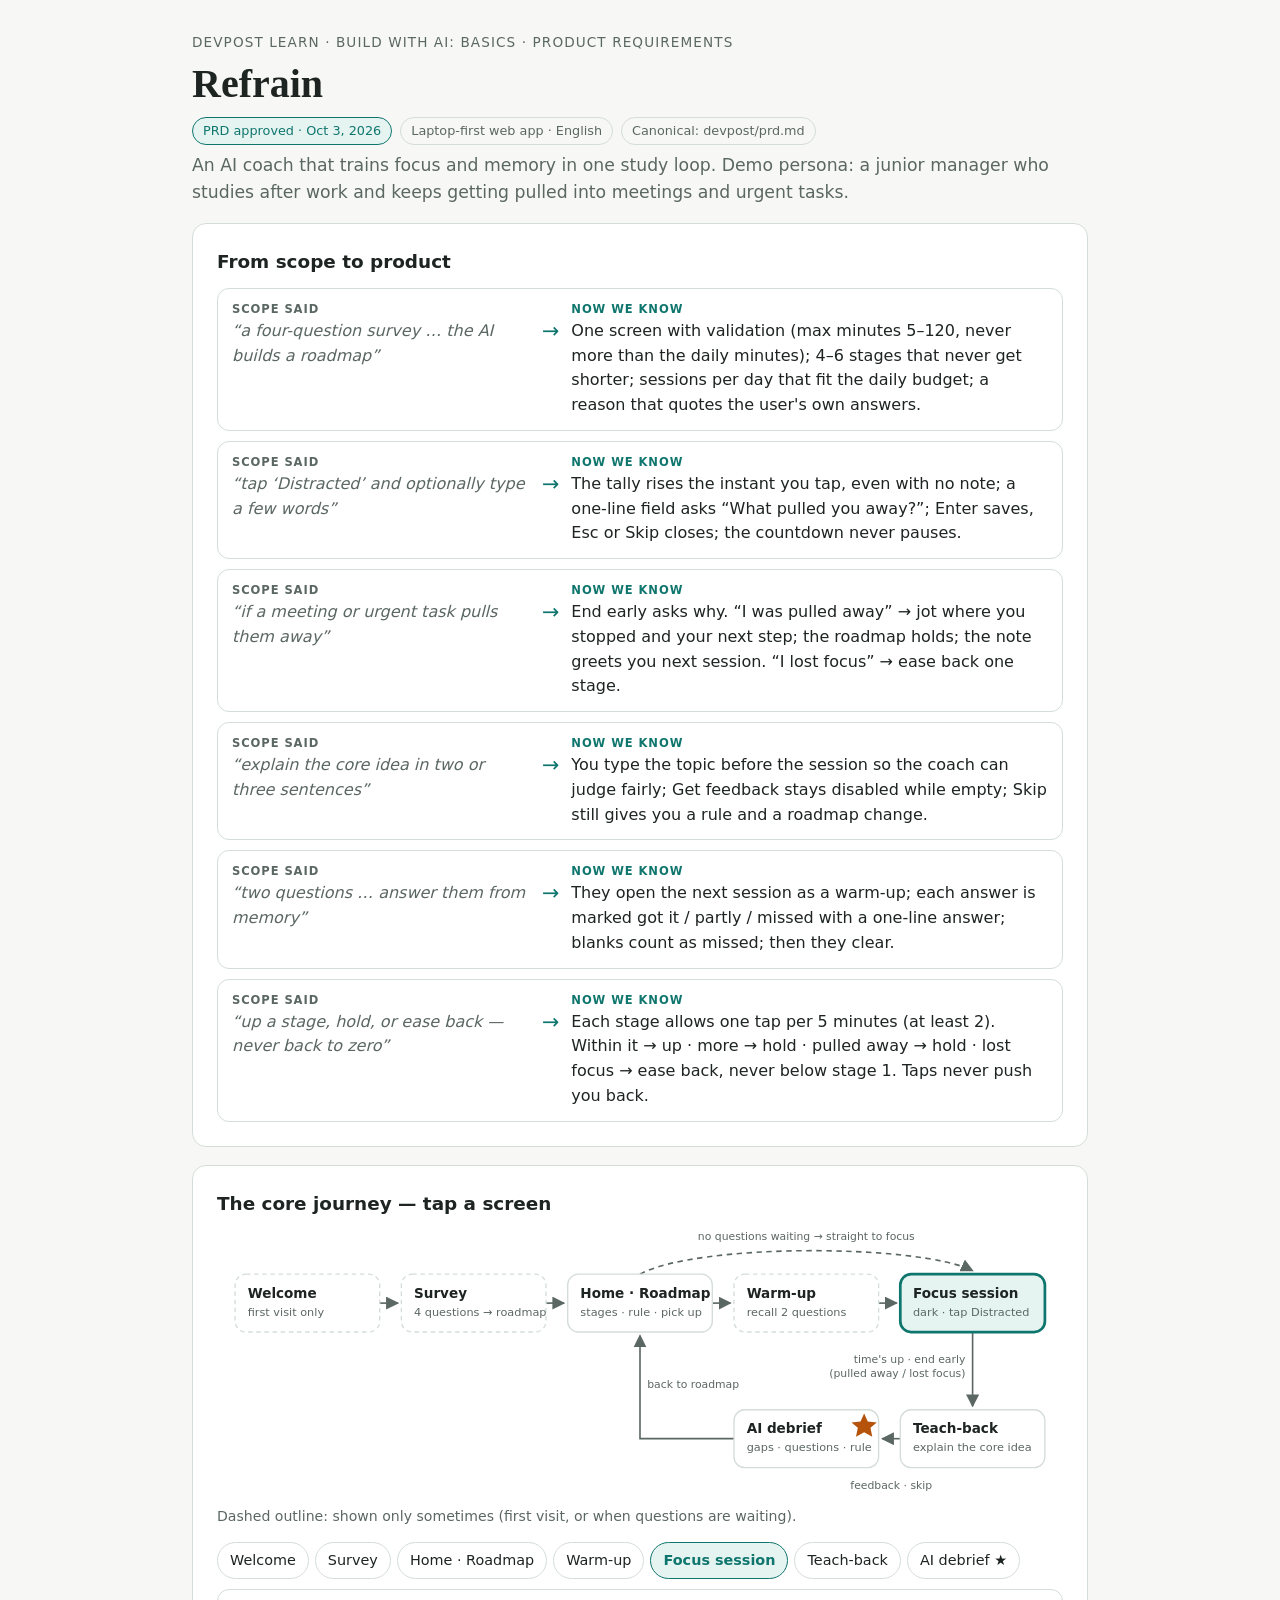
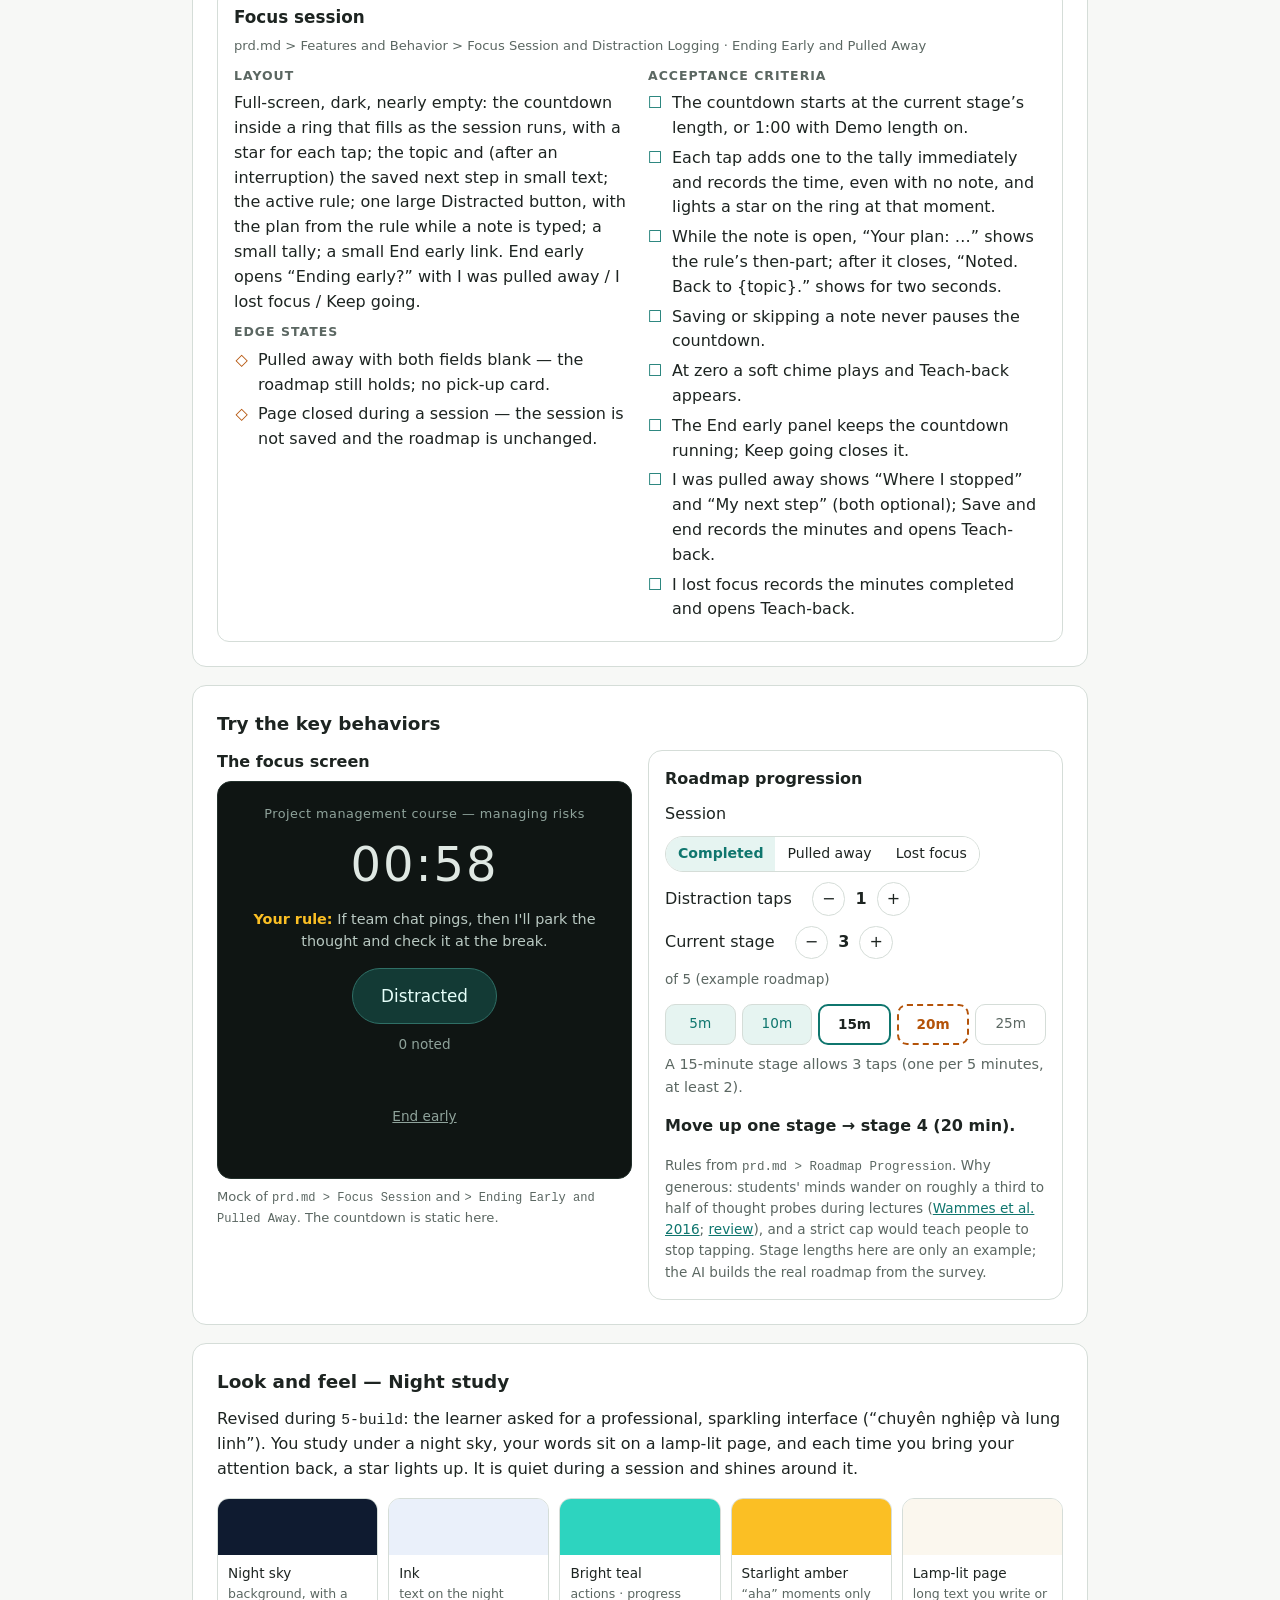
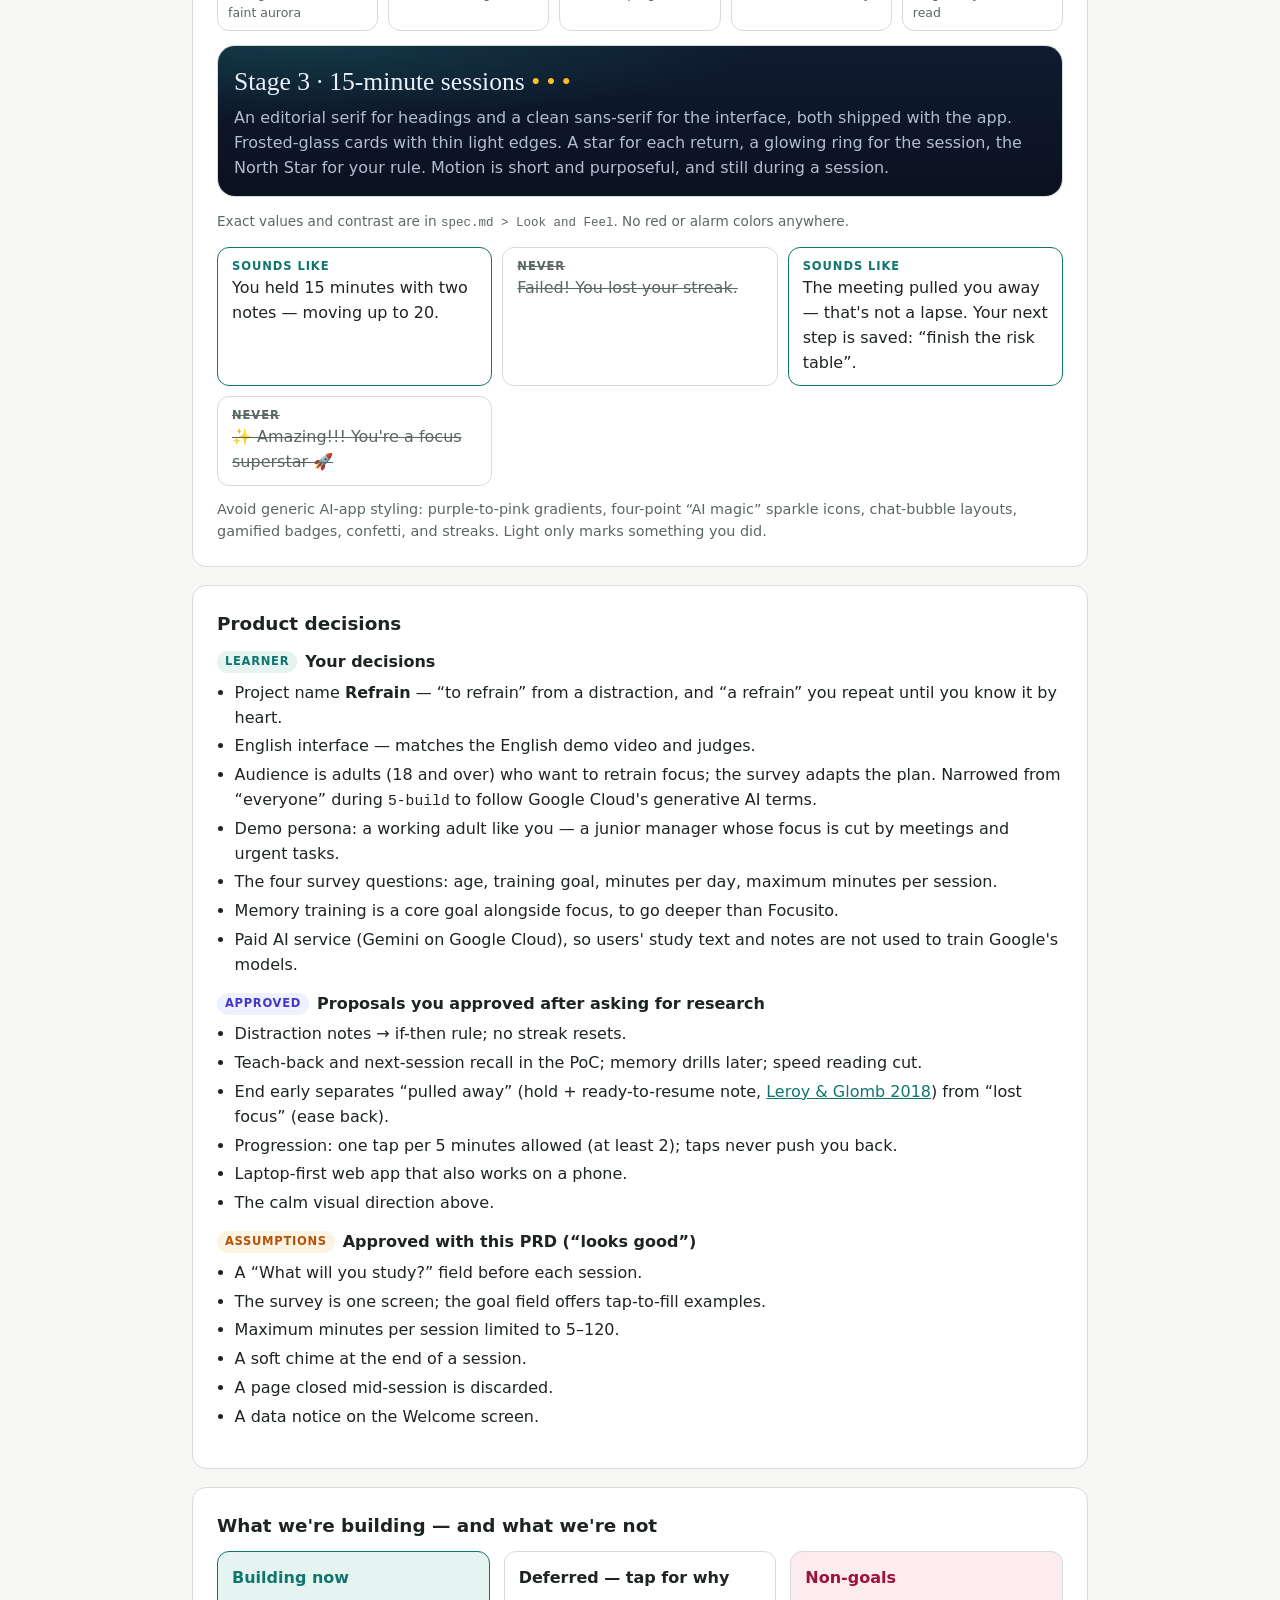
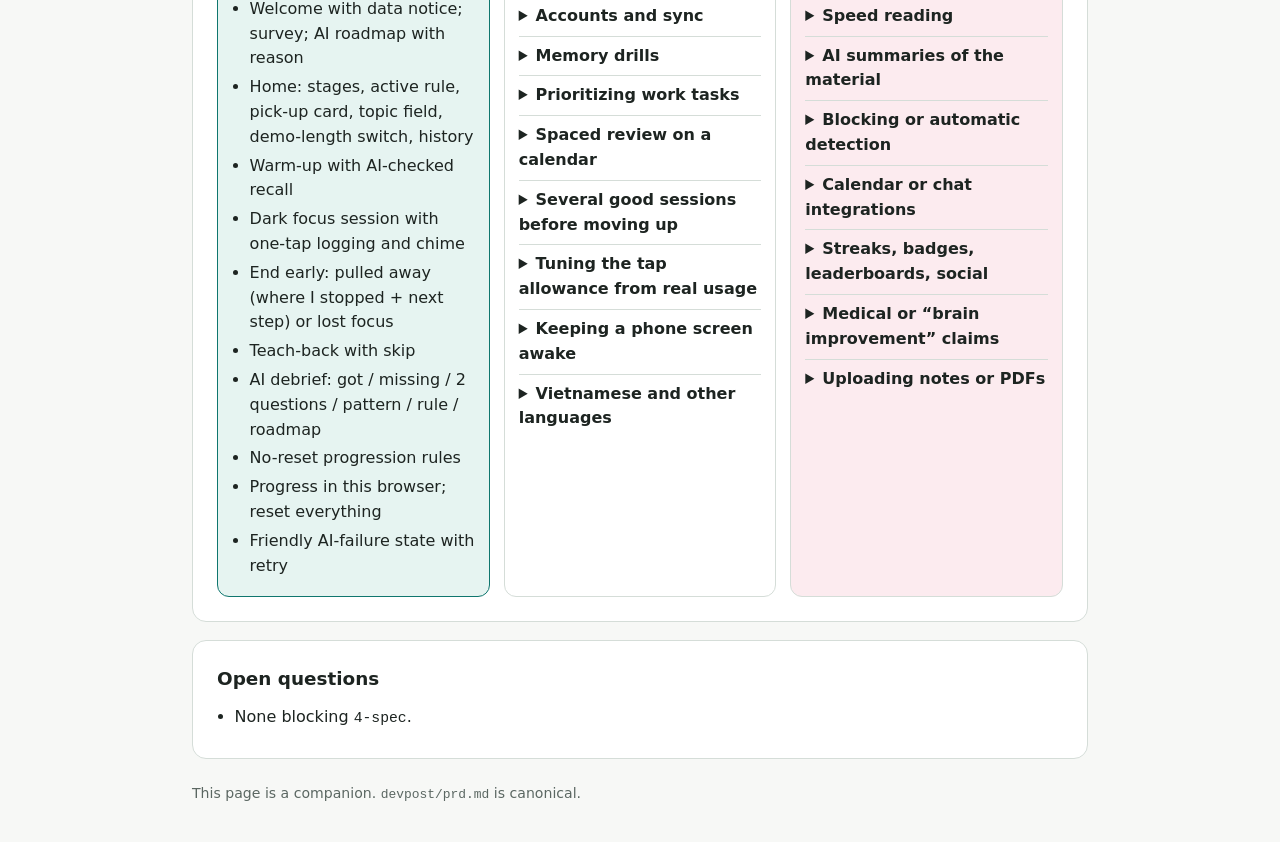
<file: devpost/prd.html>
<!DOCTYPE html>
<html lang="en">
<head>
  <meta charset="utf-8" />
  <meta name="viewport" content="width=device-width, initial-scale=1" />
  <meta name="snowflake-source" content="cortex-agent-authored" />
  <title>PRD · Refrain — AI focus &amp; memory coach</title>
  <script type="application/json" id="snowflake-report-metadata">
  {
    "generated": "2026-10-03",
    "intent": "Visual companion for the approved product requirements (Devpost Learn: Build With AI Basics)",
    "dataSources": [{ "type": "file", "path": "devpost/prd.md", "note": "Canonical source. Regenerate this page after any PRD revision." }],
    "sections": [
      { "id": "expansion", "title": "From scope to product", "producerNotes": "Pairs of scope.md > The Core Loop phrases and the PRD behaviors that define them." },
      { "id": "journey", "title": "The core journey", "producerNotes": "Diagram from prd.md > The Core Journey and > Screens and Layout; screen panels from > Features and Behavior and > States and Boundaries." },
      { "id": "try", "title": "Try the key behaviors", "producerNotes": "Focus mock from > Focus Session and Distraction Logging and > Ending Early and Pulled Away; progression rules from > Roadmap Progression." },
      { "id": "look", "title": "Look and feel", "producerNotes": "From prd.md > Look and Feel. Swatch hex values and fonts are illustrative; 4-spec sets exact values." },
      { "id": "decisions", "title": "Product decisions", "producerNotes": "From prd.md > Product Decisions." },
      { "id": "boundary", "title": "Building / Deferred / Non-goals", "producerNotes": "From prd.md > What We're Building, > Deferred From the POC, > Non-Goals." },
      { "id": "open", "title": "Open questions", "producerNotes": "From prd.md > Open Questions." }
    ]
  }
  </script>
  <style>
    :root {
      color-scheme: light dark;
      --bg: light-dark(#f7f8f6, #121614);
      --card: light-dark(#ffffff, #1b211e);
      --fg: light-dark(#1d2421, #e6ece8);
      --muted: light-dark(#5b6762, #9fb0a8);
      --line: light-dark(#d5ddd8, #34403a);
      --accent: light-dark(#0f766e, #5eead4);
      --accent-bg: light-dark(#e6f4f1, #133a35);
      --warm: light-dark(#b45309, #fbbf24);
      --warm-bg: light-dark(#fdf3e3, #3a2c12);
      --cut: light-dark(#9f1239, #fda4af);
      --cut-bg: light-dark(#fcebef, #3b1820);
    }
    * { box-sizing: border-box; }
    body { margin: 0; background: var(--bg); color: var(--fg); font-family: -apple-system, "Segoe UI", system-ui, sans-serif; line-height: 1.55; }
    main { max-width: 960px; width: 100%; margin: 0 auto; padding: clamp(16px, 4vw, 32px); }
    h1 { font-size: clamp(1.8rem, 4.5vw, 2.5rem); margin: 0.2em 0 0.1em; line-height: 1.15; font-family: Georgia, "Iowan Old Style", "Times New Roman", serif; }
    h2 { font-size: 1.15rem; margin: 0 0 0.6em; }
    h3 { font-size: 1rem; margin: 0 0 6px; }
    a { color: var(--accent); }
    img, svg { max-width: 100%; height: auto; }
    code { font-family: ui-monospace, "Cascadia Code", Consolas, monospace; font-size: 0.92em; }
    .eyebrow { color: var(--muted); font-size: 0.85rem; text-transform: uppercase; letter-spacing: 0.08em; }
    .badges { display: flex; flex-wrap: wrap; gap: 8px; margin: 10px 0 4px; }
    .badge { font-size: 0.8rem; padding: 3px 10px; border-radius: 999px; border: 1px solid var(--line); color: var(--muted); }
    .badge.ok { border-color: var(--accent); color: var(--accent); background: var(--accent-bg); }
    .lede { font-size: 1.08rem; color: var(--muted); margin: 0.4em 0 0; }
    section { background: var(--card); border: 1px solid var(--line); border-radius: 14px; padding: clamp(16px, 3vw, 24px); margin: 18px 0; }
    .muted { color: var(--muted); }

    .pairs { display: grid; gap: 10px; }
    .pair { display: grid; grid-template-columns: minmax(0, 1fr) auto minmax(0, 1.6fr); gap: 12px; align-items: start; border: 1px solid var(--line); border-radius: 12px; padding: 12px 14px; }
    .pair .said { color: var(--muted); font-style: italic; }
    .pair .said::before { content: "Scope said"; display: block; font-style: normal; font-size: 0.72rem; text-transform: uppercase; letter-spacing: 0.08em; font-weight: 700; color: var(--muted); }
    .pair .now::before { content: "Now we know"; display: block; font-size: 0.72rem; text-transform: uppercase; letter-spacing: 0.08em; font-weight: 700; color: var(--accent); }
    .pair .arrow { color: var(--accent); font-size: 1.3rem; padding-top: 14px; }
    @media (max-width: 640px) { .pair { grid-template-columns: 1fr; } .pair .arrow { display: none; } }

    .diagram { width: 100%; overflow-x: auto; }
    svg.journey { width: 100%; min-width: 720px; display: block; color: var(--muted); }
    .node rect { fill: var(--card); stroke: var(--line); stroke-width: 1.5; transition: fill .2s, stroke .2s; }
    .node .t { fill: var(--fg); font-weight: 700; font-size: 15px; }
    .node .s { fill: var(--muted); font-size: 12.5px; }
    .node { cursor: pointer; }
    .node:focus { outline: none; }
    .node:hover rect, .node:focus rect { stroke: var(--accent); }
    .node.active rect { fill: var(--accent-bg); stroke: var(--accent); stroke-width: 3; }
    .node.cond rect { stroke-dasharray: 5 4; }
    .edge { stroke: currentColor; stroke-width: 1.8; fill: none; }
    .edge.alt { stroke-dasharray: 6 5; }
    .elabel { fill: var(--muted); font-size: 12px; }
    .star { fill: var(--warm); }
    .tabs { display: flex; flex-wrap: wrap; gap: 6px; margin: 14px 0 10px; }
    .tabs button { font: inherit; font-size: 0.9rem; padding: 6px 12px; border-radius: 999px; border: 1px solid var(--line); background: var(--card); color: var(--fg); cursor: pointer; }
    .tabs button[aria-selected="true"] { background: var(--accent-bg); border-color: var(--accent); color: var(--accent); font-weight: 600; }
    .panel { border: 1px solid var(--line); border-radius: 12px; padding: 14px 16px; }
    .panel h3 { font-size: 1.05rem; }
    .panel .ref { font-size: 0.82rem; color: var(--muted); margin: 0 0 10px; }
    .panel-grid { display: grid; grid-template-columns: repeat(auto-fit, minmax(260px, 1fr)); gap: 16px; }
    .panel h4 { font-size: 0.78rem; text-transform: uppercase; letter-spacing: 0.08em; color: var(--muted); margin: 0 0 6px; }
    .panel ul { margin: 0; padding-left: 0; list-style: none; }
    .panel li { margin: 5px 0; padding-left: 1.5em; position: relative; }
    .panel ul.criteria li::before { content: "☐"; position: absolute; left: 0; color: var(--accent); }
    .panel ul.states li::before { content: "◇"; position: absolute; left: 0.1em; color: var(--warm); }
    .panel p { margin: 0 0 8px; }

    .try-grid { display: grid; grid-template-columns: repeat(auto-fit, minmax(300px, 1fr)); gap: 16px; }
    .focus-mock { background: #0f1513; color: #dfe8e3; border-radius: 14px; padding: 22px 18px; text-align: center; border: 1px solid #22302b; position: relative; }
    .focus-mock .topic { font-size: 0.8rem; color: #8fa39b; letter-spacing: 0.04em; }
    .focus-mock .clock { font-size: 3rem; font-weight: 300; letter-spacing: 0.04em; margin: 4px 0 6px; font-variant-numeric: tabular-nums; }
    .focus-mock .rule { font-size: 0.9rem; color: #b9c9c2; margin: 0 auto 16px; max-width: 30em; }
    .focus-mock .rule strong { color: #fbbf24; font-weight: 600; }
    .focus-mock button.big { font: inherit; font-size: 1.05rem; padding: 14px 28px; border-radius: 999px; border: 1px solid #2f6f66; background: #133a35; color: #e6fffa; cursor: pointer; }
    .focus-mock button.big:hover { background: #18504a; }
    .focus-mock .tally { font-size: 0.85rem; color: #8fa39b; margin-top: 10px; }
    .focus-mock .note-row { display: none; margin-top: 12px; gap: 8px; justify-content: center; flex-wrap: wrap; }
    .focus-mock .note-row.open { display: flex; }
    .focus-mock input { font: inherit; padding: 8px 10px; border-radius: 10px; border: 1px solid #2f3d38; background: #172019; color: #e6ece8; min-width: 0; width: 220px; }
    .focus-mock .ghost { font: inherit; padding: 8px 12px; border-radius: 10px; border: 1px solid #2f3d38; background: transparent; color: #b9c9c2; cursor: pointer; }
    .focus-mock .ghost:hover { border-color: #5eead4; }
    .focus-mock .link { font: inherit; font-size: 0.85rem; background: none; border: none; color: #8fa39b; text-decoration: underline; cursor: pointer; margin-top: 14px; }
    .chips { display: flex; flex-wrap: wrap; gap: 6px; justify-content: center; margin-top: 10px; min-height: 1.6em; }
    .chip { font-size: 0.8rem; padding: 2px 10px; border-radius: 999px; background: #1f2b27; color: #cfe0d8; }
    .end-panel { display: none; margin-top: 14px; padding: 14px; border-radius: 12px; border: 1px solid #2f3d38; background: #141c19; text-align: left; }
    .end-panel.open { display: block; }
    .end-panel .q { font-weight: 600; margin: 0 0 10px; color: #e6ece8; }
    .end-panel .choices { display: flex; flex-wrap: wrap; gap: 8px; }
    .end-panel .fields { display: none; margin-top: 12px; gap: 8px; flex-direction: column; }
    .end-panel .fields.open { display: flex; }
    .end-panel .fields input { width: 100%; }
    .end-panel .primary { font: inherit; padding: 8px 14px; border-radius: 10px; border: 1px solid #2f6f66; background: #133a35; color: #e6fffa; cursor: pointer; align-self: flex-start; }
    .end-result { margin-top: 10px; font-size: 0.9rem; color: #fbbf24; min-height: 1.2em; }
    .mock-note { font-size: 0.82rem; color: var(--muted); margin-top: 8px; }
    .sim { border: 1px solid var(--line); border-radius: 14px; padding: 16px; }
    .seg { display: inline-flex; flex-wrap: wrap; border: 1px solid var(--line); border-radius: 999px; overflow: hidden; }
    .seg button { font: inherit; font-size: 0.88rem; padding: 6px 12px; border: none; background: var(--card); color: var(--fg); cursor: pointer; }
    .seg button[aria-pressed="true"] { background: var(--accent-bg); color: var(--accent); font-weight: 600; }
    .stepper { display: inline-flex; align-items: center; gap: 10px; margin-left: 10px; }
    .stepper button { font: inherit; width: 2.1em; height: 2.1em; border-radius: 50%; border: 1px solid var(--line); background: var(--card); color: var(--fg); cursor: pointer; }
    .stepper button:disabled { opacity: 0.4; cursor: default; }
    .sim-row { display: flex; flex-wrap: wrap; align-items: center; gap: 10px; margin: 10px 0; }
    .stages { display: flex; gap: 6px; margin: 14px 0 8px; }
    .stage { flex: 1; text-align: center; padding: 8px 4px; border-radius: 10px; border: 1px solid var(--line); font-size: 0.85rem; color: var(--muted); }
    .stage.done { background: var(--accent-bg); color: var(--accent); }
    .stage.current { border: 2px solid var(--accent); color: var(--fg); font-weight: 700; }
    .stage.next { border: 2px dashed var(--warm); color: var(--warm); font-weight: 700; }
    .result { font-weight: 600; }

    .swatches { display: grid; grid-template-columns: repeat(auto-fit, minmax(140px, 1fr)); gap: 10px; margin: 10px 0 14px; }
    .swatch { border-radius: 12px; border: 1px solid var(--line); overflow: hidden; }
    .swatch .chip-color { height: 56px; }
    .swatch .lbl { padding: 8px 10px; font-size: 0.85rem; }
    .swatch .lbl span { display: block; color: var(--muted); font-size: 0.78rem; }
    .typo { border: 1px solid var(--line); border-radius: 18px; padding: 16px; background: radial-gradient(90% 80% at 10% 0%, rgba(45,212,191,0.16), transparent 60%), linear-gradient(180deg, #0F1B30, #0A1220); }
    .typo .serif { font-family: Georgia, "Times New Roman", serif; font-size: 1.6rem; margin: 0 0 4px; color: #EAF0FA; }
    .typo .sans { margin: 0; color: #B3BDD0; }
    .typo .star { color: #FBBF24; }
    .voice { display: grid; grid-template-columns: repeat(auto-fit, minmax(240px, 1fr)); gap: 10px; margin-top: 14px; }
    .voice div { border-radius: 12px; padding: 10px 14px; border: 1px solid var(--line); }
    .voice .yes { border-color: var(--accent); }
    .voice .yes::before { content: "Sounds like"; display: block; font-size: 0.72rem; text-transform: uppercase; letter-spacing: 0.08em; font-weight: 700; color: var(--accent); }
    .voice .no::before { content: "Never"; display: block; font-size: 0.72rem; text-transform: uppercase; letter-spacing: 0.08em; font-weight: 700; color: var(--muted); }
    .voice .no { color: var(--muted); text-decoration: line-through; text-decoration-thickness: 1px; }
    ul.plain { margin: 0; padding-left: 1.1em; }
    ul.plain li { margin: 4px 0; }

    .dec-group { margin: 0 0 14px; }
    .dec-group h3 { display: flex; align-items: center; gap: 8px; flex-wrap: wrap; }
    .pill { font-size: 0.72rem; padding: 2px 8px; border-radius: 999px; font-weight: 700; text-transform: uppercase; letter-spacing: 0.06em; }
    .pill.learner { background: var(--accent-bg); color: var(--accent); }
    .pill.approved { background: light-dark(#eef2ff, #1e2340); color: light-dark(#4338ca, #a5b4fc); }
    .pill.assume { background: var(--warm-bg); color: var(--warm); }
    .cols { display: grid; grid-template-columns: repeat(auto-fit, minmax(240px, 1fr)); gap: 14px; }
    .col { border-radius: 12px; padding: 14px; border: 1px solid var(--line); }
    .col.now { background: var(--accent-bg); border-color: var(--accent); }
    .col.now h3 { color: var(--accent); }
    .col.cut { background: var(--cut-bg); }
    .col.cut h3 { color: var(--cut); }
    details { border-top: 1px solid var(--line); padding: 7px 0; }
    details:first-of-type { border-top: none; }
    summary { cursor: pointer; font-weight: 600; }
    details p { margin: 6px 0 2px; color: var(--muted); font-size: 0.95rem; }
    footer { color: var(--muted); font-size: 0.88rem; margin: 24px 0 8px; }
  </style>
</head>
<body>
<main>
  <header>
    <div class="eyebrow">Devpost Learn · Build With AI: Basics · Product requirements</div>
    <h1>Refrain</h1>
    <div class="badges">
      <span class="badge ok">PRD approved · Oct 3, 2026</span>
      <span class="badge">Laptop-first web app · English</span>
      <span class="badge">Canonical: devpost/prd.md</span>
    </div>
    <p class="lede">An AI coach that trains focus and memory in one study loop. Demo persona: a junior manager who studies after work and keeps getting pulled into meetings and urgent tasks.</p>
  </header>

  <section id="expansion">
    <h2>From scope to product</h2>
    <div class="pairs">
      <div class="pair"><div class="said">“a four-question survey … the AI builds a roadmap”</div><div class="arrow">→</div><div class="now">One screen with validation (max minutes 5–120, never more than the daily minutes); 4–6 stages that never get shorter; sessions per day that fit the daily budget; a reason that quotes the user's own answers.</div></div>
      <div class="pair"><div class="said">“tap ‘Distracted’ and optionally type a few words”</div><div class="arrow">→</div><div class="now">The tally rises the instant you tap, even with no note; a one-line field asks “What pulled you away?”; Enter saves, Esc or Skip closes; the countdown never pauses.</div></div>
      <div class="pair"><div class="said">“if a meeting or urgent task pulls them away”</div><div class="arrow">→</div><div class="now">End early asks why. “I was pulled away” → jot where you stopped and your next step; the roadmap holds; the note greets you next session. “I lost focus” → ease back one stage.</div></div>
      <div class="pair"><div class="said">“explain the core idea in two or three sentences”</div><div class="arrow">→</div><div class="now">You type the topic before the session so the coach can judge fairly; Get feedback stays disabled while empty; Skip still gives you a rule and a roadmap change.</div></div>
      <div class="pair"><div class="said">“two questions … answer them from memory”</div><div class="arrow">→</div><div class="now">They open the next session as a warm-up; each answer is marked got it / partly / missed with a one-line answer; blanks count as missed; then they clear.</div></div>
      <div class="pair"><div class="said">“up a stage, hold, or ease back — never back to zero”</div><div class="arrow">→</div><div class="now">Each stage allows one tap per 5 minutes (at least 2). Within it → up · more → hold · pulled away → hold · lost focus → ease back, never below stage 1. Taps never push you back.</div></div>
    </div>
  </section>

  <section id="journey">
    <h2>The core journey — tap a screen</h2>
    <div class="diagram">
      <svg class="journey" viewBox="0 0 936 300" role="group" aria-label="Screen journey diagram">
        <defs>
          <marker id="arr" viewBox="0 0 10 10" refX="9" refY="5" markerWidth="8" markerHeight="8" orient="auto-start-reverse">
            <path d="M0,0 L10,5 L0,10 z" fill="currentColor"></path>
          </marker>
        </defs>
        <path class="edge" d="M180,82 L200,82" marker-end="url(#arr)"></path>
        <path class="edge" d="M364,82 L384,82" marker-end="url(#arr)"></path>
        <path class="edge" d="M548,82 L568,82" marker-end="url(#arr)"></path>
        <path class="edge" d="M732,82 L752,82" marker-end="url(#arr)"></path>
        <path class="edge alt" d="M468,50 C530,16 774,16 836,46" marker-end="url(#arr)"></path>
        <text class="elabel" x="652" y="12" text-anchor="middle">no questions waiting → straight to focus</text>
        <path class="edge" d="M836,114 L836,196" marker-end="url(#arr)"></path>
        <text class="elabel" x="828" y="148" text-anchor="end">time's up · end early</text>
        <text class="elabel" x="828" y="164" text-anchor="end">(pulled away / lost focus)</text>
        <path class="edge" d="M756,232 L736,232" marker-end="url(#arr)"></path>
        <text class="elabel" x="746" y="288" text-anchor="middle">feedback · skip</text>
        <path class="edge" d="M572,232 L468,232 L468,118" marker-end="url(#arr)"></path>
        <text class="elabel" x="476" y="176">back to roadmap</text>

        <g class="node cond" data-screen="welcome" tabindex="0" role="button" aria-label="Welcome screen">
          <rect x="20" y="50" width="160" height="64" rx="12"></rect>
          <text x="34" y="76" class="t">Welcome</text><text x="34" y="96" class="s">first visit only</text>
        </g>
        <g class="node cond" data-screen="survey" tabindex="0" role="button" aria-label="Survey screen">
          <rect x="204" y="50" width="160" height="64" rx="12"></rect>
          <text x="218" y="76" class="t">Survey</text><text x="218" y="96" class="s">4 questions → roadmap</text>
        </g>
        <g class="node" data-screen="home" tabindex="0" role="button" aria-label="Home and roadmap screen">
          <rect x="388" y="50" width="160" height="64" rx="12"></rect>
          <text x="402" y="76" class="t">Home · Roadmap</text><text x="402" y="96" class="s">stages · rule · pick up</text>
        </g>
        <g class="node cond" data-screen="warmup" tabindex="0" role="button" aria-label="Warm-up screen">
          <rect x="572" y="50" width="160" height="64" rx="12"></rect>
          <text x="586" y="76" class="t">Warm-up</text><text x="586" y="96" class="s">recall 2 questions</text>
        </g>
        <g class="node" data-screen="focus" tabindex="0" role="button" aria-label="Focus session screen">
          <rect x="756" y="50" width="160" height="64" rx="12"></rect>
          <text x="770" y="76" class="t">Focus session</text><text x="770" y="96" class="s">dark · tap Distracted</text>
        </g>
        <g class="node" data-screen="teach" tabindex="0" role="button" aria-label="Teach-back screen">
          <rect x="756" y="200" width="160" height="64" rx="12"></rect>
          <text x="770" y="226" class="t">Teach-back</text><text x="770" y="246" class="s">explain the core idea</text>
        </g>
        <g class="node" data-screen="debrief" tabindex="0" role="button" aria-label="AI debrief screen">
          <rect x="572" y="200" width="160" height="64" rx="12"></rect>
          <text x="586" y="226" class="t">AI debrief</text><text x="586" y="246" class="s">gaps · questions · rule</text>
          <path class="star" d="M716,204 l4,9 10,1 -7,6 2,10 -9,-5 -9,5 2,-10 -7,-6 10,-1z"></path>
        </g>
      </svg>
    </div>
    <p class="muted" style="font-size:0.88rem;margin:6px 0 0">Dashed outline: shown only sometimes (first visit, or when questions are waiting).</p>
    <div class="tabs" role="tablist" aria-label="Screens" id="tabs"></div>
    <div class="panel" id="panel" role="tabpanel" aria-live="polite"></div>
  </section>

  <section id="try">
    <h2>Try the key behaviors</h2>
    <div class="try-grid">
      <div>
        <h3>The focus screen</h3>
        <div class="focus-mock">
          <div class="topic">Project management course — managing risks</div>
          <div class="clock" aria-label="Countdown (static in this mock)">00:58</div>
          <div class="rule"><strong>Your rule:</strong> If team chat pings, then I'll park the thought and check it at the break.</div>
          <button type="button" class="big" id="tap">Distracted</button>
          <div class="tally" id="tally">0 noted</div>
          <div class="note-row" id="note-row">
            <input type="text" id="note" maxlength="40" placeholder="What pulled you away?" aria-label="Distraction note" />
            <button type="button" class="ghost" id="skip">Skip</button>
          </div>
          <div class="chips" id="chips" aria-label="Saved notes"></div>
          <button type="button" class="link" id="end-early">End early</button>
          <div class="end-panel" id="end-panel" role="dialog" aria-label="Ending early?">
            <p class="q">Ending early?</p>
            <div class="choices">
              <button type="button" class="ghost" id="c-pulled">I was pulled away</button>
              <button type="button" class="ghost" id="c-lost">I lost focus</button>
              <button type="button" class="ghost" id="c-keep">Keep going</button>
            </div>
            <div class="fields" id="fields">
              <input type="text" id="f-where" maxlength="80" placeholder="Where I stopped" aria-label="Where I stopped" />
              <input type="text" id="f-next" maxlength="80" placeholder="My next step" aria-label="My next step" />
              <button type="button" class="primary" id="save-end">Save and end</button>
            </div>
          </div>
          <div class="end-result" id="end-result" aria-live="polite"></div>
        </div>
        <p class="mock-note">Mock of <code>prd.md &gt; Focus Session</code> and <code>&gt; Ending Early and Pulled Away</code>. The countdown is static here.</p>
      </div>
      <div class="sim">
        <h3>Roadmap progression</h3>
        <div class="sim-row">
          <span>Session</span>
          <div class="seg" role="group" aria-label="Session outcome">
            <button type="button" id="o-done" aria-pressed="true">Completed</button>
            <button type="button" id="o-pulled" aria-pressed="false">Pulled away</button>
            <button type="button" id="o-lost" aria-pressed="false">Lost focus</button>
          </div>
        </div>
        <div class="sim-row" id="taps-row">
          <span>Distraction taps</span>
          <span class="stepper"><button type="button" id="minus" aria-label="Fewer taps">−</button><strong id="taps">1</strong><button type="button" id="plus" aria-label="More taps">+</button></span>
        </div>
        <div class="sim-row">
          <span>Current stage</span>
          <span class="stepper"><button type="button" id="s-minus" aria-label="Earlier stage">−</button><strong id="stage-num">3</strong><button type="button" id="s-plus" aria-label="Later stage">+</button></span>
          <span class="muted" style="font-size:0.85rem">of 5 (example roadmap)</span>
        </div>
        <div class="stages" id="stages" aria-hidden="true"></div>
        <p class="muted" id="allowance" style="font-size:0.9rem;margin:0 0 6px"></p>
        <p class="result" id="result"></p>
        <p class="muted" style="font-size:0.85rem;margin:0">Rules from <code>prd.md &gt; Roadmap Progression</code>. Why generous: students' minds wander on roughly a third to half of thought probes during lectures (<a href="https://psycnet.apa.org/doiLanding?doi=10.1037%2Fstl0000053">Wammes et al. 2016</a>; <a href="https://pmc.ncbi.nlm.nih.gov/articles/PMC3730052">review</a>), and a strict cap would teach people to stop tapping. Stage lengths here are only an example; the AI builds the real roadmap from the survey.</p>
      </div>
    </div>
  </section>

  <section id="look">
    <h2>Look and feel — Night study</h2>
    <p style="margin-top:0">Revised during <code>5-build</code>: the learner asked for a professional, sparkling interface (“chuyên nghiệp và lung linh”). You study under a night sky, your words sit on a lamp-lit page, and each time you bring your attention back, a star lights up. It is quiet during a session and shines around it.</p>
    <div class="swatches">
      <div class="swatch"><div class="chip-color" style="background:#0F1B30"></div><div class="lbl">Night sky<span>background, with a faint aurora</span></div></div>
      <div class="swatch"><div class="chip-color" style="background:#EAF0FA"></div><div class="lbl">Ink<span>text on the night</span></div></div>
      <div class="swatch"><div class="chip-color" style="background:#2DD4BF"></div><div class="lbl">Bright teal<span>actions · progress</span></div></div>
      <div class="swatch"><div class="chip-color" style="background:#FBBF24"></div><div class="lbl">Starlight amber<span>“aha” moments only</span></div></div>
      <div class="swatch"><div class="chip-color" style="background:#FBF7EE"></div><div class="lbl">Lamp-lit page<span>long text you write or read</span></div></div>
    </div>
    <div class="typo">
      <p class="serif">Stage 3 · 15-minute sessions <span class="star">• • •</span></p>
      <p class="sans">An editorial serif for headings and a clean sans-serif for the interface, both shipped with the app. Frosted-glass cards with thin light edges. A star for each return, a glowing ring for the session, the North Star for your rule. Motion is short and purposeful, and still during a session.</p>
    </div>
    <p class="muted" style="font-size:0.85rem">Exact values and contrast are in <code>spec.md > Look and Feel</code>. No red or alarm colors anywhere.</p>
    <div class="voice">
      <div class="yes">You held 15 minutes with two notes — moving up to 20.</div>
      <div class="no">Failed! You lost your streak.</div>
      <div class="yes">The meeting pulled you away — that's not a lapse. Your next step is saved: “finish the risk table”.</div>
      <div class="no">✨ Amazing!!! You're a focus superstar 🚀</div>
    </div>
    <p class="muted" style="font-size:0.9rem;margin:12px 0 0">Avoid generic AI-app styling: purple-to-pink gradients, four-point “AI magic” sparkle icons, chat-bubble layouts, gamified badges, confetti, and streaks. Light only marks something you did.</p>
  </section>

  <section id="decisions">
    <h2>Product decisions</h2>
    <div class="dec-group">
      <h3><span class="pill learner">Learner</span> Your decisions</h3>
      <ul class="plain">
        <li>Project name <strong>Refrain</strong> — “to refrain” from a distraction, and “a refrain” you repeat until you know it by heart.</li>
        <li>English interface — matches the English demo video and judges.</li>
        <li>Audience is adults (18 and over) who want to retrain focus; the survey adapts the plan. Narrowed from “everyone” during <code>5-build</code> to follow Google Cloud's generative AI terms.</li>
        <li>Demo persona: a working adult like you — a junior manager whose focus is cut by meetings and urgent tasks.</li>
        <li>The four survey questions: age, training goal, minutes per day, maximum minutes per session.</li>
        <li>Memory training is a core goal alongside focus, to go deeper than Focusito.</li>
        <li>Paid AI service (Gemini on Google Cloud), so users' study text and notes are not used to train Google's models.</li>
      </ul>
    </div>
    <div class="dec-group">
      <h3><span class="pill approved">Approved</span> Proposals you approved after asking for research</h3>
      <ul class="plain">
        <li>Distraction notes → if-then rule; no streak resets.</li>
        <li>Teach-back and next-session recall in the PoC; memory drills later; speed reading cut.</li>
        <li>End early separates “pulled away” (hold + ready-to-resume note, <a href="https://www.washington.edu/news/2018/01/16/task-interrupted-a-plan-for-returning-helps-you-move-on">Leroy &amp; Glomb 2018</a>) from “lost focus” (ease back).</li>
        <li>Progression: one tap per 5 minutes allowed (at least 2); taps never push you back.</li>
        <li>Laptop-first web app that also works on a phone.</li>
        <li>The calm visual direction above.</li>
      </ul>
    </div>
    <div class="dec-group">
      <h3><span class="pill assume">Assumptions</span> Approved with this PRD (“looks good”)</h3>
      <ul class="plain">
        <li>A “What will you study?” field before each session.</li>
        <li>The survey is one screen; the goal field offers tap-to-fill examples.</li>
        <li>Maximum minutes per session limited to 5–120.</li>
        <li>A soft chime at the end of a session.</li>
        <li>A page closed mid-session is discarded.</li>
        <li>A data notice on the Welcome screen.</li>
      </ul>
    </div>
  </section>

  <section id="boundary">
    <h2>What we're building — and what we're not</h2>
    <div class="cols">
      <div class="col now">
        <h3>Building now</h3>
        <ul class="plain">
          <li>Welcome with data notice; survey; AI roadmap with reason</li>
          <li>Home: stages, active rule, pick-up card, topic field, demo-length switch, history</li>
          <li>Warm-up with AI-checked recall</li>
          <li>Dark focus session with one-tap logging and chime</li>
          <li>End early: pulled away (where I stopped + next step) or lost focus</li>
          <li>Teach-back with skip</li>
          <li>AI debrief: got / missing / 2 questions / pattern / rule / roadmap</li>
          <li>No-reset progression rules</li>
          <li>Progress in this browser; reset everything</li>
          <li>Friendly AI-failure state with retry</li>
        </ul>
      </div>
      <div class="col">
        <h3>Deferred — tap for why</h3>
        <details><summary>Accounts and sync</summary><p>One device proves the loop; accounts add sign-in, storage, and privacy work.</p></details>
        <details><summary>Memory drills</summary><p>Names &amp; faces, phone numbers, memory palace — a second loop that would dilute the two-minute demo.</p></details>
        <details><summary>Prioritizing work tasks</summary><p>Part of your story, but a separate problem with its own loop.</p></details>
        <details><summary>Spaced review on a calendar</summary><p>Days apart needs reminders and a review calendar. The PoC brings missed warm-up questions back by session count instead (added during <code>5-build</code>).</p></details>
        <details><summary>Several good sessions before moving up</summary><p>More realistic, but it would hide the roadmap change in the demo.</p></details>
        <details><summary>Tuning the tap allowance from real usage</summary><p>Needs data from many sessions.</p></details>
        <details><summary>Keeping a phone screen awake</summary><p>The laptop is the primary device for the PoC.</p></details>
        <details><summary>Vietnamese and other languages</summary><p>English first for the hackathon.</p></details>
      </div>
      <div class="col cut">
        <h3>Non-goals</h3>
        <details><summary>Speed reading</summary><p>Evidence shows a speed–comprehension trade-off.</p></details>
        <details><summary>AI summaries of the material</summary><p>The user explains; the coach checks.</p></details>
        <details><summary>Blocking or automatic detection</summary><p>Out of scope by design.</p></details>
        <details><summary>Calendar or chat integrations</summary><p>The user says when they were pulled away.</p></details>
        <details><summary>Streaks, badges, leaderboards, social</summary><p>The coach is kind and private, not competitive.</p></details>
        <details><summary>Medical or “brain improvement” claims</summary><p>This is a study-habit coach.</p></details>
        <details><summary>Uploading notes or PDFs</summary><p>The user brings their own material; the app trains how they use it.</p></details>
      </div>
    </div>
  </section>

  <section id="open">
    <h2>Open questions</h2>
    <ul class="plain">
      <li>None blocking <code>4-spec</code>.</li>
    </ul>
  </section>

  <footer>This page is a companion. <code>devpost/prd.md</code> is canonical.</footer>
</main>

<script>
  (function () {
    var screens = {
      welcome: {
        name: 'Welcome', ref: 'prd.md > Screens and Layout > Welcome',
        layout: 'The headline “Train your focus and your memory, from your own words.” beside a short drawing of the loop, played once (the ring fills, stars light, a line of your words is marked, a question comes back); a short promise that names the problem (meetings and pings break up study time, and much of what you study fades by the next week); a three-step “how it works” on three cards (focus and note what pulled you → teach back, get what’s missing and one rule → recall next time); one line on the plan; the data notice, ending “Refrain is for adults 18 and over.”; and Start. The name Refrain is in the top bar. Shown only when nothing is saved.',
        criteria: ['On first visit the Welcome screen appears; after Start, the Survey shows the four questions in order.'],
        states: ['First use — nothing saved: Welcome → Survey.', 'Data boundary — progress lives only in this browser; content goes to the AI service only to produce the coaching, on a paid Google Cloud AI service where Google does not use it to train its models.']
      },
      survey: {
        name: 'Survey', ref: 'prd.md > Features and Behavior > Survey and Roadmap',
        layout: 'One screen, four fields in order: age; training goal (tap-to-fill examples such as “Study for a certification after work”, or your own words); minutes available per day; maximum minutes per session. Build my roadmap at the bottom.',
        criteria: [
          'Build my roadmap stays disabled until all four answers are filled in.',
          'Age is a whole number from 18 to 120 (Refrain is for adults); minutes accept positive whole numbers; maximum minutes per session is 5–120 and never more than minutes per day.',
          'Each invalid field says what it needs in plain words.',
          'The roadmap has 4–6 stages; the first is shorter than the maximum, the last equals it, and lengths never decrease.',
          'Each stage shows a length and a number of sessions per day whose total fits the daily minutes.',
          'The reason mentions at least one of the user\u2019s own answers and contains no statistics or medical claims.',
          'A 20-year-old university student revising for exams and a 35-year-old studying for a certification after work get reasons that refer to their different goals.'
        ],
        states: ['AI request fails — “The coach couldn\u2019t respond. Your work is saved.” with Try again; the answers stay filled in.']
      },
      home: {
        name: 'Home · Roadmap', ref: 'prd.md > Screens and Layout > Home (Roadmap)',
        layout: 'In order (a grid of cards on wide screens): the goal as a heading; the roadmap as a path of stages, the current one a star; four counters (sessions, minutes focused, returns, ideas kept) that count up; “What will you study?”, the Demo length (1 minute) switch, and Start session (Start with warm-up when questions are waiting or one is back for review); a Pick up where you left off card (after being pulled away); the rule card with the notes it came from and Rule at work; What pulls you away most; Your sky, with the warm-up recall line and one line of stars per session; a small Reset everything link.',
        criteria: [
          'Each history row shows date, topic, the session as a line with a star at each return, length, outcome (completed / pulled away / ended early), taps, the warm-up result when there was one, and the roadmap change.',
          'Rule at work shows how often the rule\u2019s notes came up in the last few sessions, oldest first, marked Less often, About the same, More often, or New.',
          'What pulls you away most lists the three most frequent notes, each with a count.',
          'After a session the new current stage is highlighted.',
          'Pick up where you left off appears only after “I was pulled away” with a note, and clears when the next session ends.',
          'Closing and reopening the browser keeps survey, roadmap, stage, rule, saved questions, the pick-up note, and history.',
          'Reset everything asks for confirmation, clears all of it, and shows the Welcome screen.',
          'Nothing in the app shows a streak or resets progress to zero.'
        ],
        states: ['First use — “Your first session is ready”, empty history, and “Your first rule will come from your first session”.', 'Returning — current stage, active rule, history; warm-up waiting if questions are saved; pick-up card if the last session was interrupted with a note.']
      },
      warmup: {
        name: 'Warm-up', ref: 'prd.md > Features and Behavior > Warm-up Recall',
        layout: 'The two saved questions, and at most one earlier question back for review with its “Back again” line, each with an answer field; Check; then each shows got it / partly / missed and a one-line answer (Idea kept when a review is recalled the second time); Start focusing.',
        criteria: [
          'Opens before the timer when questions are saved or one is back for review; otherwise the Focus Session starts directly.',
          'Each answer is marked got it / partly / missed, with a one-line answer.',
          'An empty answer counts as missed and still shows the one-line answer.',
          'A missed or partly answered question comes back at the next warm-up; a got one comes back once more three sessions later, and getting it again keeps the idea.',
          'After Start focusing the two new questions are cleared; the next teach-back creates new ones.'
        ],
        states: ['AI request fails — calm message with Try again; the typed answers are kept.']
      },
      focus: {
        name: 'Focus session', ref: 'prd.md > Features and Behavior > Focus Session and Distraction Logging · Ending Early and Pulled Away',
        layout: 'Full-screen, dark, nearly empty: the countdown inside a ring that fills as the session runs, with a star for each tap; the topic and (after an interruption) the saved next step in small text; the active rule; one large Distracted button, with the plan from the rule while a note is typed; a small tally; a small End early link. End early opens “Ending early?” with I was pulled away / I lost focus / Keep going.',
        criteria: [
          'The countdown starts at the current stage\u2019s length, or 1:00 with Demo length on.',
          'Each tap adds one to the tally immediately and records the time, even with no note, and lights a star on the ring at that moment.',
          'While the note is open, “Your plan: …” shows the rule\u2019s then-part; after it closes, “Noted. Back to {topic}.” shows for two seconds.',
          'Saving or skipping a note never pauses the countdown.',
          'At zero a soft chime plays and Teach-back appears.',
          'The End early panel keeps the countdown running; Keep going closes it.',
          'I was pulled away shows “Where I stopped” and “My next step” (both optional); Save and end records the minutes and opens Teach-back.',
          'I lost focus records the minutes completed and opens Teach-back.'
        ],
        states: ['Pulled away with both fields blank — the roadmap still holds; no pick-up card.', 'Page closed during a session — the session is not saved and the roadmap is unchanged.']
      },
      teach: {
        name: 'Teach-back', ref: 'prd.md > Features and Behavior > Teach-back',
        layout: 'The topic, the prompt “In two or three sentences, what\u2019s the core idea?”, a text box, Get feedback and Skip.',
        criteria: [
          'The prompt shows the topic typed before the session.',
          'Get feedback is disabled while the box is empty.',
          'Skip goes straight to the debrief without the explanation parts.',
          'The coach never writes a summary of the material in place of the user\u2019s explanation.'
        ],
        states: ['Very short or off-topic explanation — the coach responds kindly, says what a fuller one would include, and still writes two questions about the topic.']
      },
      debrief: {
        name: 'AI debrief ★', ref: 'prd.md > Features and Behavior > AI Debrief',
        layout: 'Under the session summary (its ring, minutes focused, returns, longest stretch), stacked cards: Your words (the explanation on the light page with what you got marked, and What\u2019s missing) · Next warm-up (two questions) · Your session (a line of stars with the notes, and the pattern) · Your rule (highlighted, with the noted words marked) · Your roadmap (a small stage path, the change and why) — then Back to roadmap.',
        criteria: [
          'Your words marks only phrases that are the user\u2019s own text, and its line on what they got names at least one point from the explanation.',
          'What\u2019s missing names a specific idea the explanation left out, or says plainly nothing important is missing.',
          'Next warm-up shows exactly two questions answerable without the material.',
          'The pattern under Your session quotes at least one of the user\u2019s own notes when notes exist.',
          'Your rule is one “If …, then I\u2019ll …” sentence referring to something the user noted.',
          'After an outside interruption, Your rule is a ready-to-resume plan, e.g. “If a meeting pulls me away, then I\u2019ll write where I stopped and my next step before I go.”',
          'After I was pulled away, the debrief says plainly that being pulled away is not a focus lapse.',
          'Your roadmap states the change, the next session length, and the reason in one sentence; moving up lights the new stage once.',
          'With teach-back skipped, only Your session, Your rule, and Your roadmap appear.'
        ],
        states: [
          'No distractions tapped — says none were noted; no rule is invented; the previous rule stays.',
          'Taps without notes — says it can\u2019t see what pulled them away and asks for a word or two next time; the rule is general but honest.',
          'AI request fails — calm message with Try again; typed text and the session record are kept.'
        ]
      }
    };
    var order = ['welcome', 'survey', 'home', 'warmup', 'focus', 'teach', 'debrief'];
    var tabs = document.getElementById('tabs');
    var panel = document.getElementById('panel');

    order.forEach(function (key) {
      var b = document.createElement('button');
      b.type = 'button';
      b.setAttribute('role', 'tab');
      b.dataset.screen = key;
      b.textContent = screens[key].name;
      b.addEventListener('click', function () { select(key); });
      tabs.appendChild(b);
    });

    function list(items, cls) {
      var ul = document.createElement('ul');
      ul.className = cls;
      items.forEach(function (t) { var li = document.createElement('li'); li.textContent = t; ul.appendChild(li); });
      return ul;
    }

    function select(key) {
      var s = screens[key];
      panel.textContent = '';
      var h = document.createElement('h3'); h.textContent = s.name; panel.appendChild(h);
      var r = document.createElement('p'); r.className = 'ref'; r.textContent = s.ref; panel.appendChild(r);
      var grid = document.createElement('div'); grid.className = 'panel-grid';
      var c1 = document.createElement('div');
      var h4a = document.createElement('h4'); h4a.textContent = 'Layout'; c1.appendChild(h4a);
      var p = document.createElement('p'); p.textContent = s.layout; c1.appendChild(p);
      var h4c = document.createElement('h4'); h4c.textContent = 'Edge states'; c1.appendChild(h4c);
      c1.appendChild(list(s.states, 'states'));
      var c2 = document.createElement('div');
      var h4b = document.createElement('h4'); h4b.textContent = 'Acceptance criteria'; c2.appendChild(h4b);
      c2.appendChild(list(s.criteria, 'criteria'));
      grid.appendChild(c1); grid.appendChild(c2); panel.appendChild(grid);
      document.querySelectorAll('.node').forEach(function (g) {
        g.classList.toggle('active', g.dataset.screen === key);
      });
      tabs.querySelectorAll('button').forEach(function (b) {
        b.setAttribute('aria-selected', b.dataset.screen === key ? 'true' : 'false');
      });
    }

    document.querySelectorAll('.node').forEach(function (g) {
      g.addEventListener('click', function () { select(g.dataset.screen); });
      g.addEventListener('keydown', function (e) {
        if (e.key === 'Enter' || e.key === ' ') { e.preventDefault(); select(g.dataset.screen); }
      });
    });
    select('focus');

    // Focus mock: distraction taps
    var count = 0;
    var tap = document.getElementById('tap');
    var tally = document.getElementById('tally');
    var row = document.getElementById('note-row');
    var note = document.getElementById('note');
    var skip = document.getElementById('skip');
    var chips = document.getElementById('chips');
    function closeNote() { row.classList.remove('open'); note.value = ''; }
    tap.addEventListener('click', function () {
      count += 1;
      tally.textContent = count + ' noted';
      row.classList.add('open');
      note.value = '';
      note.focus();
    });
    note.addEventListener('keydown', function (e) {
      if (e.key === 'Enter') {
        var v = note.value.trim();
        if (v) { var c = document.createElement('span'); c.className = 'chip'; c.textContent = v; chips.appendChild(c); }
        closeNote();
        tap.focus();
      } else if (e.key === 'Escape') { closeNote(); tap.focus(); }
    });
    skip.addEventListener('click', function () { closeNote(); tap.focus(); });

    // Focus mock: end early
    var endEarly = document.getElementById('end-early');
    var endPanel = document.getElementById('end-panel');
    var fields = document.getElementById('fields');
    var fWhere = document.getElementById('f-where');
    var fNext = document.getElementById('f-next');
    var endResult = document.getElementById('end-result');
    function resetEnd() { endPanel.classList.remove('open'); fields.classList.remove('open'); fWhere.value = ''; fNext.value = ''; }
    endEarly.addEventListener('click', function () { endResult.textContent = ''; endPanel.classList.add('open'); fields.classList.remove('open'); });
    document.getElementById('c-keep').addEventListener('click', function () { resetEnd(); endResult.textContent = 'Back to the countdown.'; tap.focus(); });
    document.getElementById('c-lost').addEventListener('click', function () { resetEnd(); endResult.textContent = 'Session ended — the roadmap eases back one stage. Next: Teach-back.'; });
    document.getElementById('c-pulled').addEventListener('click', function () { fields.classList.add('open'); fWhere.focus(); });
    document.getElementById('save-end').addEventListener('click', function () {
      var where = fWhere.value.trim(), next = fNext.value.trim();
      var msg = 'Saved — the roadmap holds. ';
      if (where || next) {
        msg += 'Next session shows: ' + (where ? 'stopped at “' + where + '”' : '') + (where && next ? ' · ' : '') + (next ? 'next step “' + next + '”' : '') + '.';
      } else {
        msg += 'No note, so no pick-up card.';
      }
      resetEnd();
      endResult.textContent = msg + ' Next: Teach-back.';
    });

    // Progression simulator
    var outcome = 'done', taps = 1, stage = 3, total = 5;
    var oDone = document.getElementById('o-done'), oPulled = document.getElementById('o-pulled'), oLost = document.getElementById('o-lost');
    var tapsEl = document.getElementById('taps'), stageEl = document.getElementById('stage-num');
    var minus = document.getElementById('minus'), plus = document.getElementById('plus');
    var sMinus = document.getElementById('s-minus'), sPlus = document.getElementById('s-plus');
    var stagesEl = document.getElementById('stages'), result = document.getElementById('result');
    var allowanceEl = document.getElementById('allowance');
    var tapsRow = document.getElementById('taps-row');
    var lengths = [5, 10, 15, 20, 25];

    function allowed(minutes) { return Math.max(2, Math.floor(minutes / 5)); }

    function renderSim() {
      oDone.setAttribute('aria-pressed', outcome === 'done' ? 'true' : 'false');
      oPulled.setAttribute('aria-pressed', outcome === 'pulled' ? 'true' : 'false');
      oLost.setAttribute('aria-pressed', outcome === 'lost' ? 'true' : 'false');
      var tapsMatter = outcome === 'done';
      tapsRow.style.opacity = tapsMatter ? '1' : '0.45';
      minus.disabled = !tapsMatter || taps <= 0;
      plus.disabled = !tapsMatter || taps >= 8;
      sMinus.disabled = stage <= 1;
      sPlus.disabled = stage >= total;
      tapsEl.textContent = String(taps);
      stageEl.textContent = String(stage);
      var len = lengths[stage - 1];
      var cap = allowed(len);
      allowanceEl.textContent = 'A ' + len + '-minute stage allows ' + cap + ' taps (one per 5 minutes, at least 2).';
      var next, text;
      if (outcome === 'lost') {
        next = Math.max(1, stage - 1);
        text = next < stage ? 'Lost focus → ease back one stage → stage ' + next + ' (' + lengths[next - 1] + ' min).' : 'Lost focus → ease back — already at stage 1, so stay at ' + lengths[0] + ' min. Never below stage 1.';
      } else if (outcome === 'pulled') {
        next = stage;
        text = 'Pulled away → hold stage ' + stage + ' (' + len + ' min). Not a lapse; your next step is saved.';
      } else if (taps <= cap) {
        next = Math.min(total, stage + 1);
        text = next > stage ? 'Move up one stage → stage ' + next + ' (' + lengths[next - 1] + ' min).' : 'Move up — already on the last stage, so stay at ' + lengths[total - 1] + ' min.';
      } else {
        next = stage;
        text = 'Hold stage ' + stage + ' (' + len + ' min) — more than ' + cap + ' taps. Every tap still counts as a rep.';
      }
      stagesEl.textContent = '';
      for (var k = 1; k <= total; k++) {
        var d = document.createElement('div');
        d.className = 'stage' + (k < stage ? ' done' : '') + (k === stage ? ' current' : '') + (k === next && next !== stage ? ' next' : '');
        d.textContent = lengths[k - 1] + 'm';
        stagesEl.appendChild(d);
      }
      result.textContent = text;
    }
    oDone.addEventListener('click', function () { outcome = 'done'; renderSim(); });
    oPulled.addEventListener('click', function () { outcome = 'pulled'; renderSim(); });
    oLost.addEventListener('click', function () { outcome = 'lost'; renderSim(); });
    minus.addEventListener('click', function () { if (taps > 0) { taps -= 1; renderSim(); } });
    plus.addEventListener('click', function () { if (taps < 8) { taps += 1; renderSim(); } });
    sMinus.addEventListener('click', function () { if (stage > 1) { stage -= 1; renderSim(); } });
    sPlus.addEventListener('click', function () { if (stage < total) { stage += 1; renderSim(); } });
    renderSim();
  })();
</script>
</body>
</html>
</file>
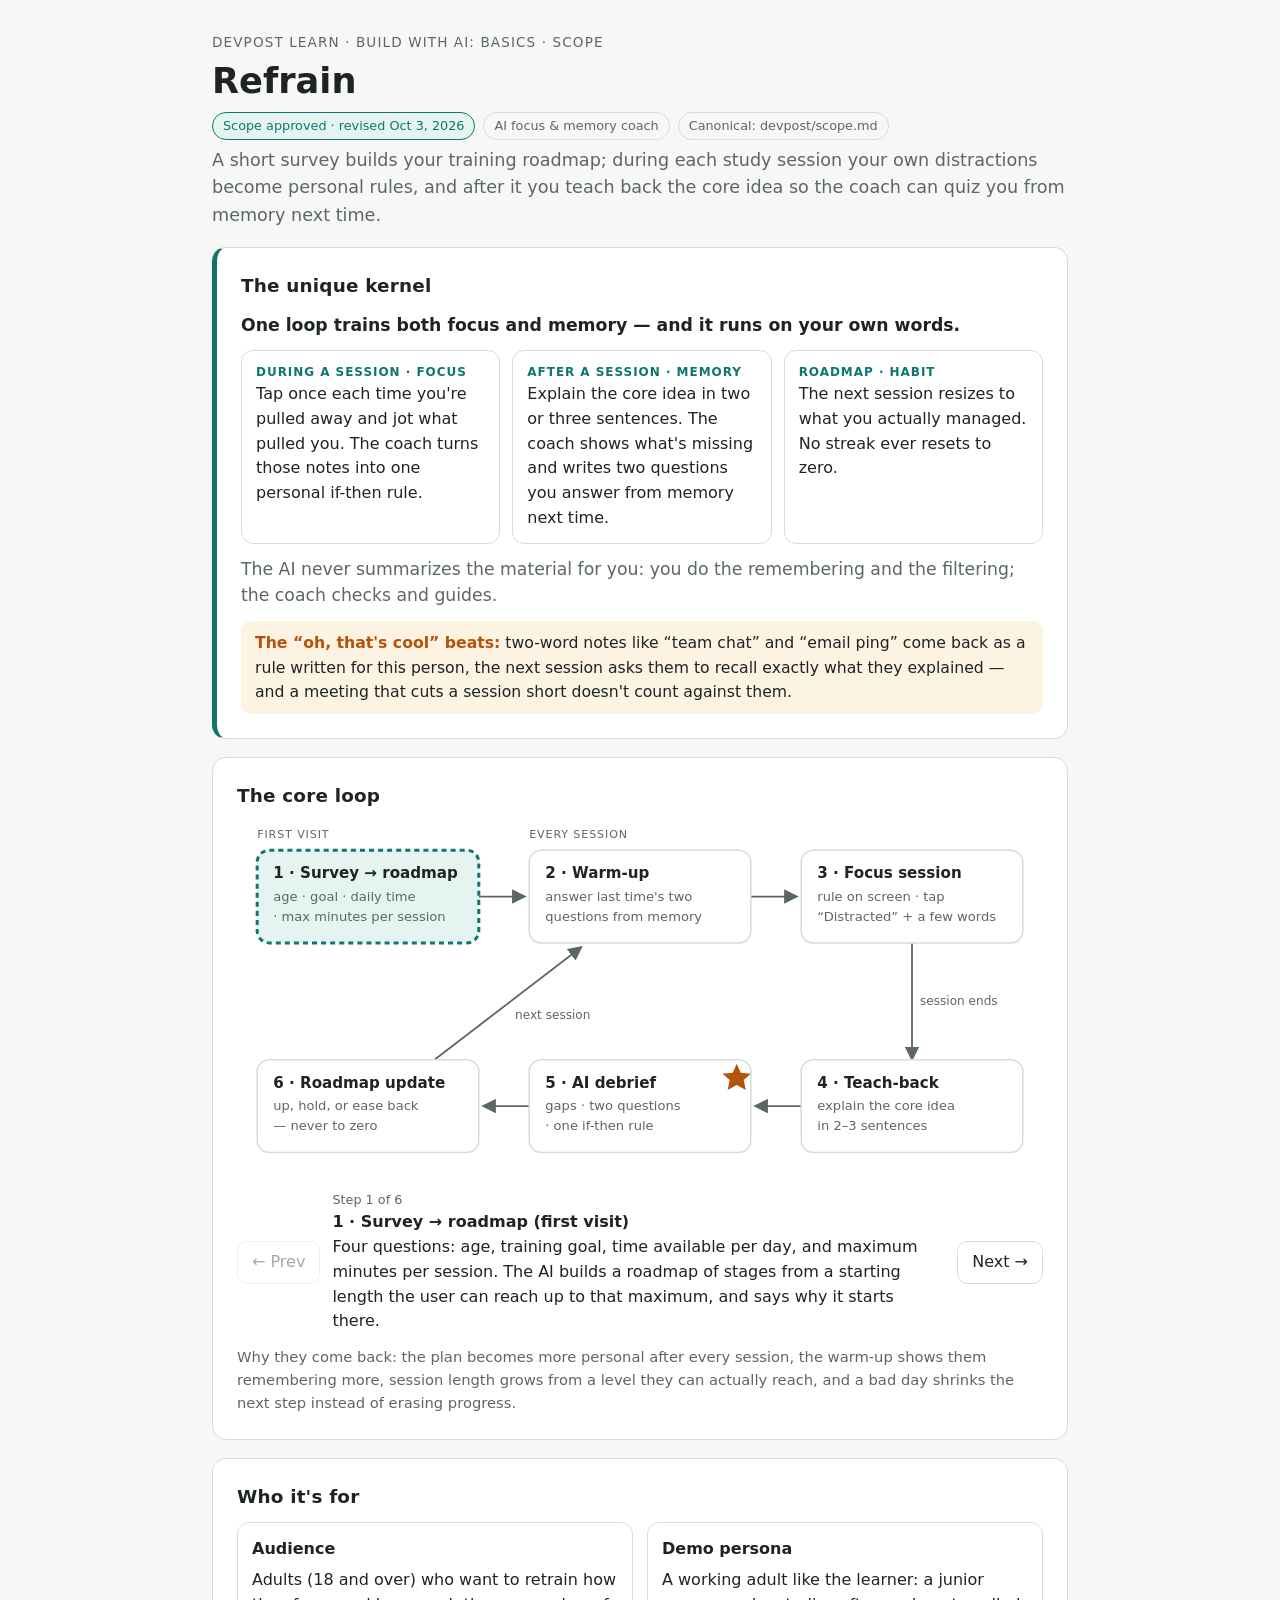
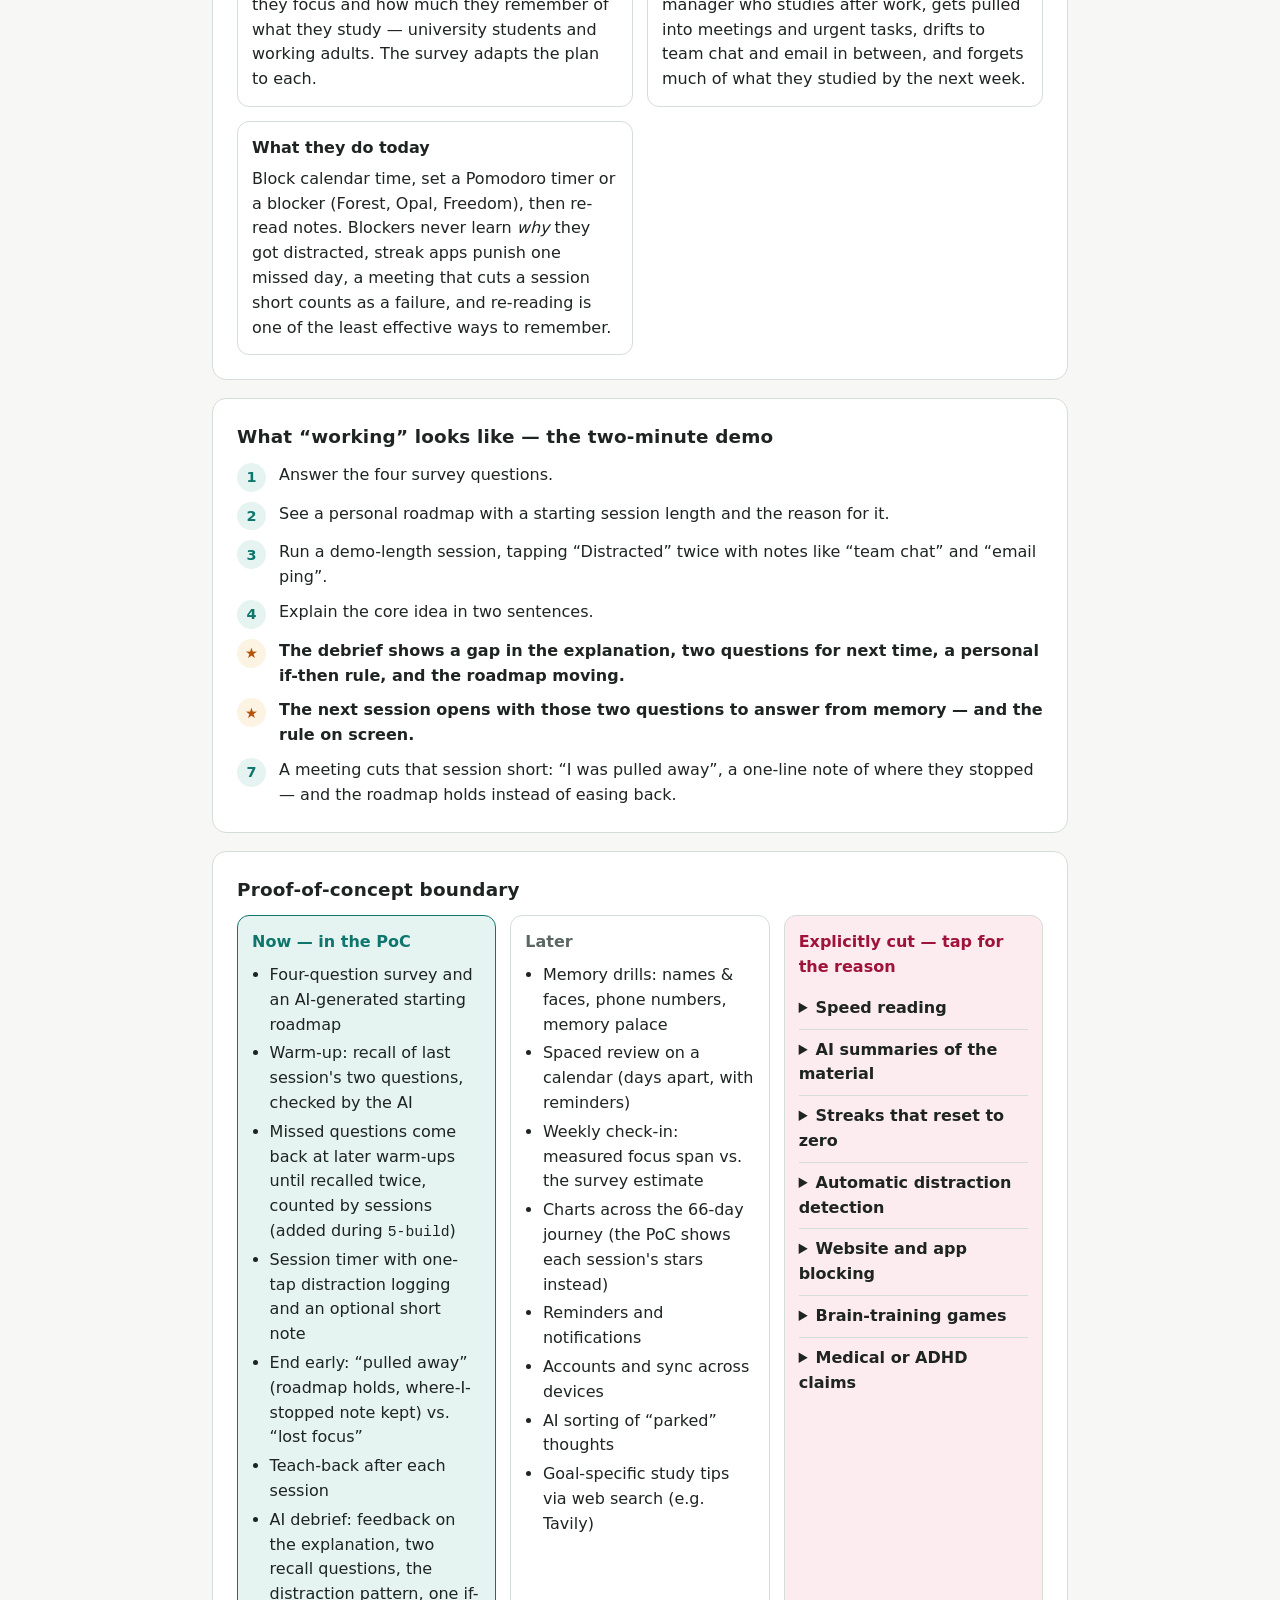
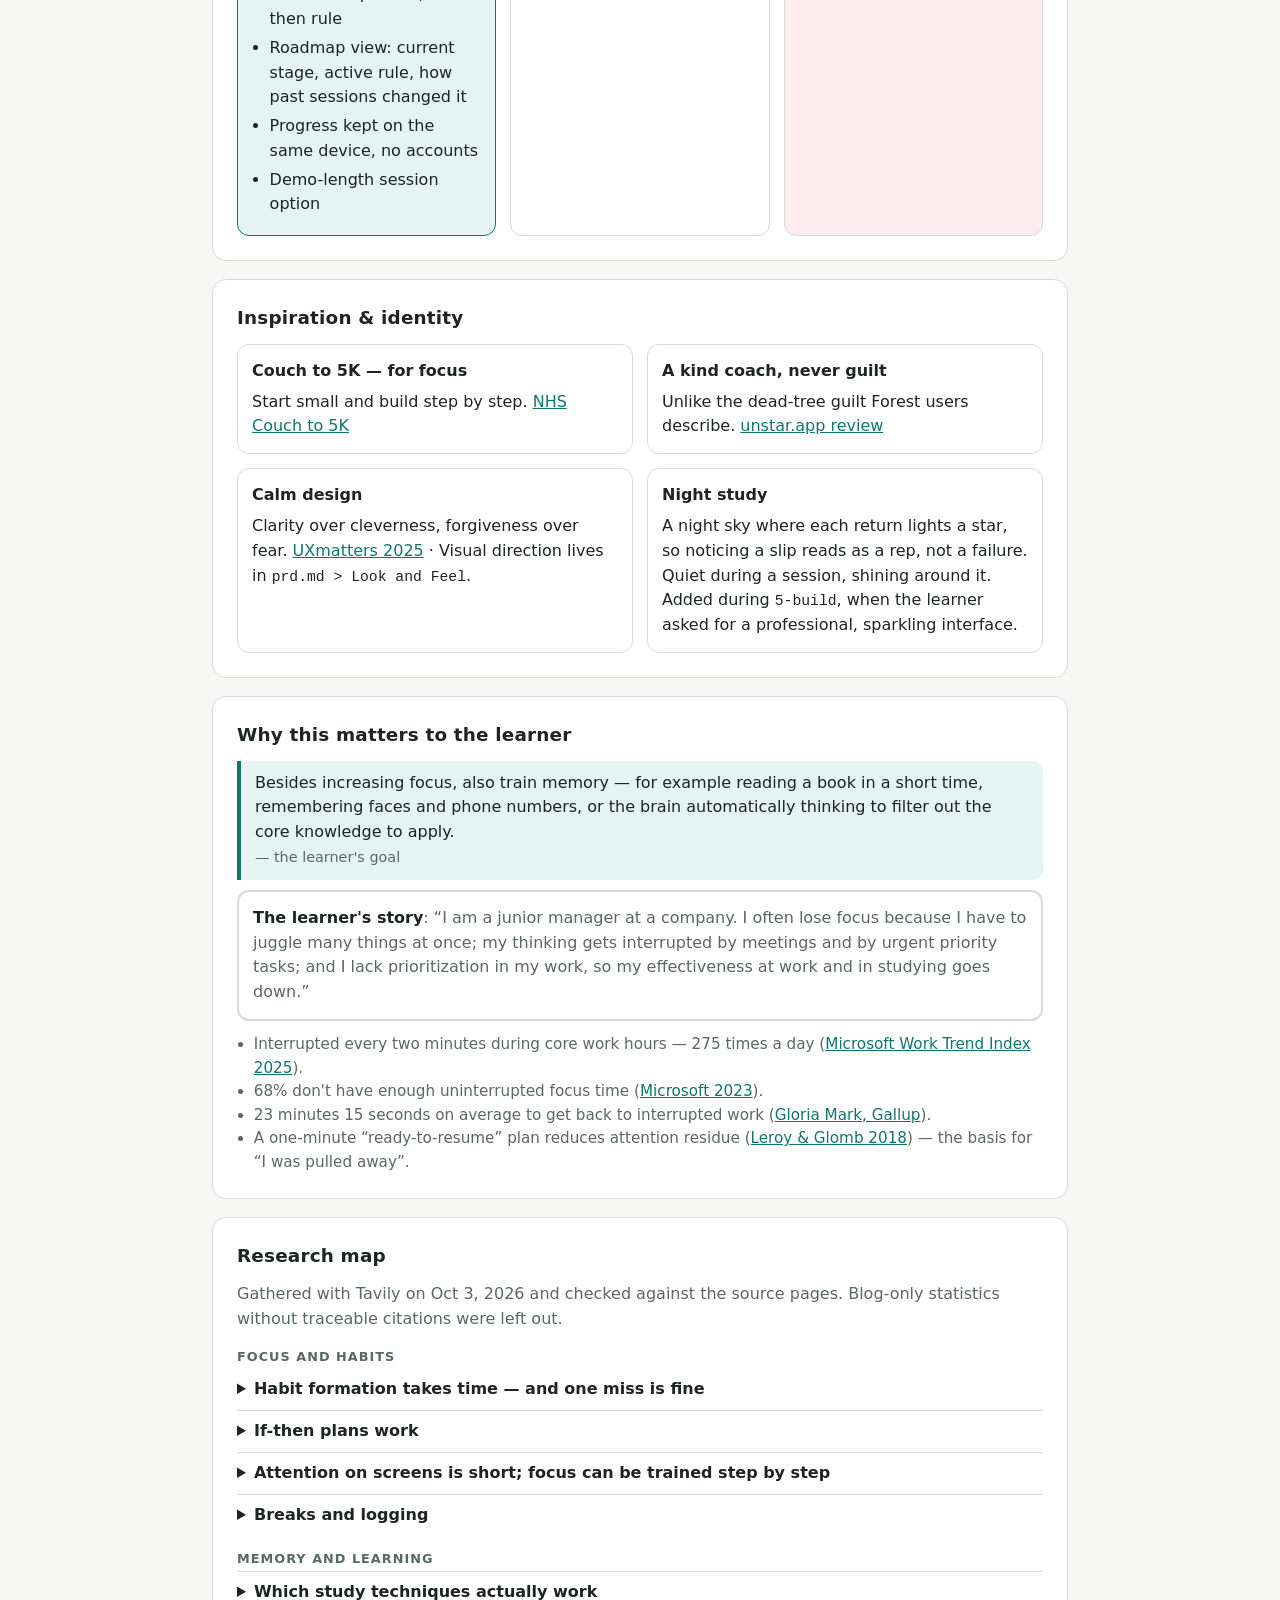
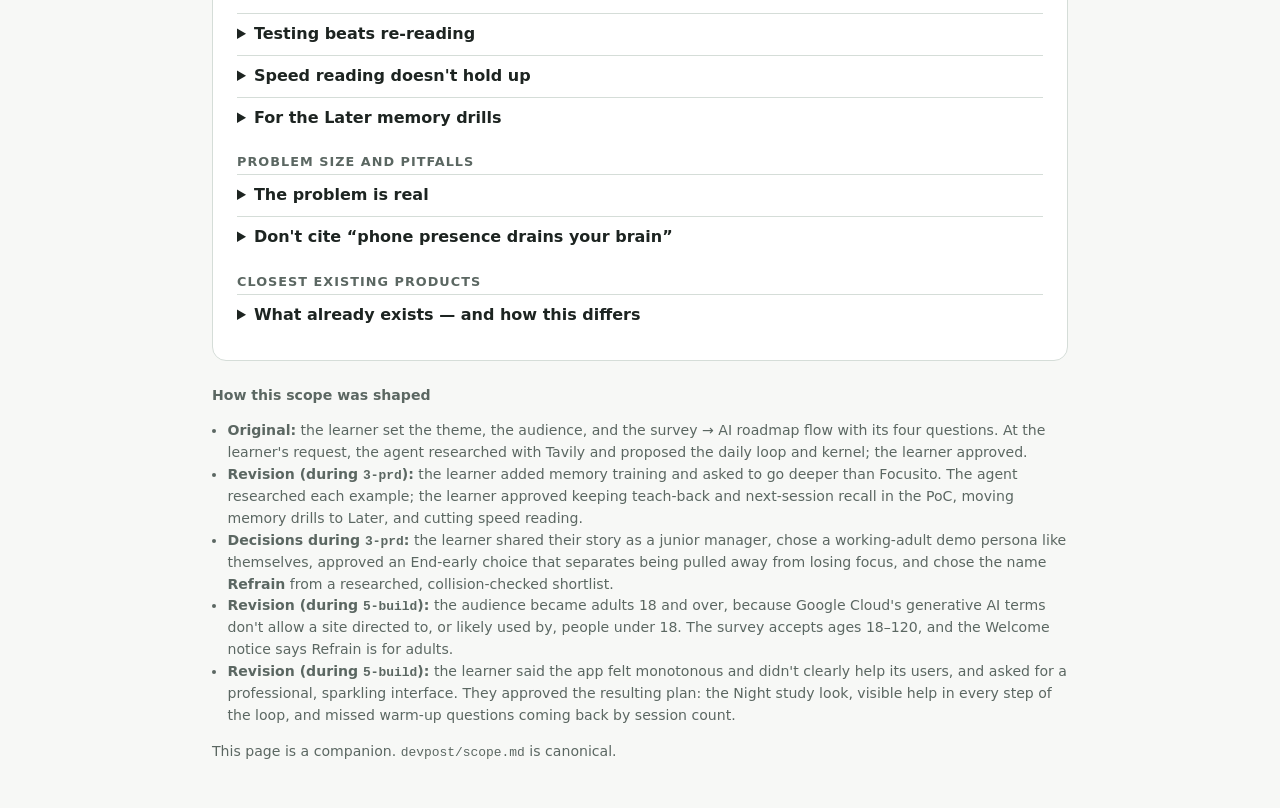
<file: devpost/scope.html>
<!DOCTYPE html>
<html lang="en">
<head>
  <meta charset="utf-8" />
  <meta name="viewport" content="width=device-width, initial-scale=1" />
  <meta name="snowflake-source" content="cortex-agent-authored" />
  <title>Scope · Refrain — AI focus &amp; memory coach</title>
  <script type="application/json" id="snowflake-report-metadata">
  {
    "generated": "2026-10-03",
    "intent": "Visual companion for the approved project scope (Devpost Learn: Build With AI Basics), revised to add memory training",
    "dataSources": [{ "type": "file", "path": "devpost/scope.md", "note": "Canonical source. Regenerate this page after any scope revision." }],
    "sections": [
      { "id": "kernel", "title": "The Unique Kernel", "producerNotes": "From scope.md > The Unique Kernel." },
      { "id": "loop", "title": "The Core Loop", "producerNotes": "Diagram and step text from scope.md > The Core Loop." },
      { "id": "who", "title": "Who It's For", "producerNotes": "From scope.md > Who It's For." },
      { "id": "working", "title": "What Working Looks Like", "producerNotes": "From scope.md > What \"Working\" Looks Like." },
      { "id": "boundary", "title": "Now / Later / Cut", "producerNotes": "From scope.md > The POC Boundary, Later, Explicitly Cut." },
      { "id": "identity", "title": "Inspiration & Identity", "producerNotes": "From scope.md > Inspiration & Identity." },
      { "id": "why", "title": "Why This Matters", "producerNotes": "From scope.md > Why This Matters to the Learner." },
      { "id": "research", "title": "Research Map", "producerNotes": "From scope.md > Research Map (Tavily, Oct 3 2026, checked against sources)." }
    ]
  }
  </script>
  <style>
    :root {
      color-scheme: light dark;
      --bg: light-dark(#f7f8f6, #121614);
      --card: light-dark(#ffffff, #1b211e);
      --fg: light-dark(#1d2421, #e6ece8);
      --muted: light-dark(#5b6762, #9fb0a8);
      --line: light-dark(#d5ddd8, #34403a);
      --accent: light-dark(#0f766e, #5eead4);
      --accent-bg: light-dark(#e6f4f1, #133a35);
      --warm: light-dark(#b45309, #fbbf24);
      --warm-bg: light-dark(#fdf3e3, #3a2c12);
      --cut: light-dark(#9f1239, #fda4af);
      --cut-bg: light-dark(#fcebef, #3b1820);
    }
    * { box-sizing: border-box; }
    body {
      margin: 0; background: var(--bg); color: var(--fg);
      font-family: -apple-system, "Segoe UI", system-ui, sans-serif; line-height: 1.55;
    }
    main { max-width: 920px; width: 100%; margin: 0 auto; padding: clamp(16px, 4vw, 32px); }
    h1 { font-size: clamp(1.6rem, 4vw, 2.2rem); margin: 0.2em 0 0.1em; line-height: 1.2; }
    h2 { font-size: 1.15rem; margin: 0 0 0.6em; letter-spacing: 0.01em; }
    h3 { font-size: 1rem; }
    a { color: var(--accent); }
    img, svg { max-width: 100%; height: auto; }
    .eyebrow { color: var(--muted); font-size: 0.85rem; text-transform: uppercase; letter-spacing: 0.08em; }
    .badges { display: flex; flex-wrap: wrap; gap: 8px; margin: 10px 0 4px; }
    .badge { font-size: 0.8rem; padding: 3px 10px; border-radius: 999px; border: 1px solid var(--line); color: var(--muted); }
    .badge.ok { border-color: var(--accent); color: var(--accent); background: var(--accent-bg); }
    .lede { font-size: 1.1rem; color: var(--muted); margin: 0.4em 0 0; }
    section { background: var(--card); border: 1px solid var(--line); border-radius: 14px; padding: clamp(16px, 3vw, 24px); margin: 18px 0; }
    .kernel { border-left: 5px solid var(--accent); }
    .kernel > p { font-size: 1.08rem; margin: 0 0 10px; }
    .halves { display: grid; grid-template-columns: repeat(auto-fit, minmax(220px, 1fr)); gap: 12px; margin: 12px 0; }
    .half { border: 1px solid var(--line); border-radius: 12px; padding: 12px 14px; }
    .half h3 { margin: 0 0 4px; }
    .half p { margin: 0; color: var(--fg); }
    .half .tag { font-size: 0.75rem; text-transform: uppercase; letter-spacing: 0.08em; color: var(--accent); font-weight: 700; }
    .note { color: var(--muted); font-size: 0.95rem; margin: 6px 0 0; }
    .demo-beat { margin-top: 12px; padding: 10px 14px; background: var(--warm-bg); border-radius: 10px; color: var(--fg); font-size: 0.98rem; }
    .demo-beat strong { color: var(--warm); }

    /* Loop diagram */
    .diagram { width: 100%; overflow-x: auto; }
    svg.loop { width: 100%; min-width: 600px; color: var(--muted); display: block; }
    .node rect { fill: var(--card); stroke: var(--line); stroke-width: 1.5; transition: fill .2s, stroke .2s; }
    .node text { fill: var(--fg); font-size: 14px; }
    .node .t { font-weight: 700; font-size: 15px; }
    .node .s { fill: var(--muted); font-size: 13px; }
    .node.first rect { stroke-dasharray: 5 4; }
    .node.step { cursor: pointer; }
    .node.step:focus { outline: none; }
    .node.step:focus rect, .node.step:hover rect { stroke: var(--accent); }
    .node.active rect { fill: var(--accent-bg); stroke: var(--accent); stroke-width: 3; }
    .edge { stroke: currentColor; stroke-width: 1.8; fill: none; }
    .elabel { fill: var(--muted); font-size: 12px; }
    .lane { fill: var(--muted); font-size: 11px; letter-spacing: 0.08em; text-transform: uppercase; }
    .star { fill: var(--warm); }
    .stepper { display: grid; grid-template-columns: auto 1fr auto; gap: 12px; align-items: center; margin-top: 14px; }
    .stepper button {
      font: inherit; padding: 8px 14px; border-radius: 10px; border: 1px solid var(--line);
      background: var(--card); color: var(--fg); cursor: pointer;
    }
    .stepper button:hover:not(:disabled) { border-color: var(--accent); }
    .stepper button:disabled { opacity: 0.4; cursor: default; }
    .step-panel { min-height: 4.5em; }
    .step-count { color: var(--muted); font-size: 0.8rem; }
    .step-title { font-weight: 700; }

    .grid2 { display: grid; grid-template-columns: repeat(auto-fit, minmax(260px, 1fr)); gap: 14px; }
    .card { border: 1px solid var(--line); border-radius: 12px; padding: 14px; }
    .card h3 { margin: 0 0 6px; }
    .muted { color: var(--muted); }
    ol.story { counter-reset: s; list-style: none; padding: 0; margin: 0; display: grid; gap: 10px; }
    ol.story li { counter-increment: s; display: grid; grid-template-columns: 2em 1fr; gap: 10px; align-items: start; }
    ol.story li::before {
      content: counter(s); width: 2em; height: 2em; border-radius: 50%; display: grid; place-items: center;
      background: var(--accent-bg); color: var(--accent); font-weight: 700; font-size: 0.9rem;
    }
    ol.story li.beat::before { background: var(--warm-bg); color: var(--warm); content: "★"; }

    .cols { display: grid; grid-template-columns: repeat(auto-fit, minmax(240px, 1fr)); gap: 14px; }
    .col { border-radius: 12px; padding: 14px; border: 1px solid var(--line); }
    .col h3 { margin: 0 0 8px; }
    .col.now { background: var(--accent-bg); border-color: var(--accent); }
    .col.now h3 { color: var(--accent); }
    .col.later h3 { color: var(--muted); }
    .col.cut { background: var(--cut-bg); }
    .col.cut h3 { color: var(--cut); }
    .col ul { margin: 0; padding-left: 1.1em; }
    .col li { margin: 4px 0; }
    details { border-top: 1px solid var(--line); padding: 8px 0; }
    details:first-of-type { border-top: none; }
    summary { cursor: pointer; font-weight: 600; }
    details p, details ul { margin: 6px 0 2px; color: var(--muted); font-size: 0.95rem; }
    details ul { padding-left: 1.1em; }
    .placeholder { border: 2px dashed var(--line); border-radius: 12px; padding: 14px; color: var(--muted); margin-top: 10px; }
    blockquote { margin: 0; padding: 10px 14px; border-left: 4px solid var(--accent); background: var(--accent-bg); border-radius: 0 10px 10px 0; }
    .research-group { font-size: 0.8rem; text-transform: uppercase; letter-spacing: 0.08em; color: var(--muted); margin: 14px 0 2px; font-weight: 700; }
    footer { color: var(--muted); font-size: 0.88rem; margin: 24px 0 8px; }
    footer ul { padding-left: 1.1em; }
    code { font-family: ui-monospace, "Cascadia Code", Consolas, monospace; font-size: 0.92em; }
  </style>
</head>
<body>
<main>
  <header>
    <div class="eyebrow">Devpost Learn · Build With AI: Basics · Scope</div>
    <h1>Refrain</h1>
    <div class="badges">
      <span class="badge ok">Scope approved · revised Oct 3, 2026</span>
      <span class="badge">AI focus &amp; memory coach</span>
      <span class="badge">Canonical: devpost/scope.md</span>
    </div>
    <p class="lede">A short survey builds your training roadmap; during each study session your own distractions become personal rules, and after it you teach back the core idea so the coach can quiz you from memory next time.</p>
  </header>

  <section class="kernel" id="kernel">
    <h2>The unique kernel</h2>
    <p><strong>One loop trains both focus and memory — and it runs on your own words.</strong></p>
    <div class="halves">
      <div class="half">
        <div class="tag">During a session · focus</div>
        <p>Tap once each time you're pulled away and jot what pulled you. The coach turns those notes into one personal if-then rule.</p>
      </div>
      <div class="half">
        <div class="tag">After a session · memory</div>
        <p>Explain the core idea in two or three sentences. The coach shows what's missing and writes two questions you answer from memory next time.</p>
      </div>
      <div class="half">
        <div class="tag">Roadmap · habit</div>
        <p>The next session resizes to what you actually managed. No streak ever resets to zero.</p>
      </div>
    </div>
    <p class="note">The AI never summarizes the material for you: you do the remembering and the filtering; the coach checks and guides.</p>
    <div class="demo-beat"><strong>The “oh, that's cool” beats:</strong> two-word notes like “team chat” and “email ping” come back as a rule written for this person, the next session asks them to recall exactly what they explained — and a meeting that cuts a session short doesn't count against them.</div>
  </section>

  <section id="loop">
    <h2>The core loop</h2>
    <div class="diagram" role="group" aria-label="Core loop diagram">
      <svg class="loop" viewBox="0 0 800 352">
        <defs>
          <marker id="arrow" viewBox="0 0 10 10" refX="9" refY="5" markerWidth="8" markerHeight="8" orient="auto-start-reverse">
            <path d="M0,0 L10,5 L0,10 z" fill="currentColor"></path>
          </marker>
        </defs>

        <text class="lane" x="20" y="16">First visit</text>
        <text class="lane" x="290" y="16">Every session</text>

        <path class="edge" d="M240,74 L286,74" marker-end="url(#arrow)"></path>
        <path class="edge" d="M510,74 L556,74" marker-end="url(#arrow)"></path>
        <path class="edge" d="M670,120 L670,236" marker-end="url(#arrow)"></path>
        <text class="elabel" x="678" y="182">session ends</text>
        <path class="edge" d="M560,282 L514,282" marker-end="url(#arrow)"></path>
        <path class="edge" d="M290,282 L244,282" marker-end="url(#arrow)"></path>
        <path class="edge" d="M196,236 L342,124" marker-end="url(#arrow)"></path>
        <text class="elabel" x="276" y="196">next session</text>

        <g class="node step first" id="n1" role="button" aria-label="Step 1: Survey and roadmap">
          <rect x="20" y="28" width="220" height="92" rx="12"></rect>
          <text x="36" y="56" class="t">1 · Survey → roadmap</text>
          <text x="36" y="78" class="s">age · goal · daily time</text>
          <text x="36" y="98" class="s">· max minutes per session</text>
        </g>
        <g class="node step" id="n2" role="button" aria-label="Step 2: Warm-up">
          <rect x="290" y="28" width="220" height="92" rx="12"></rect>
          <text x="306" y="56" class="t">2 · Warm-up</text>
          <text x="306" y="78" class="s">answer last time's two</text>
          <text x="306" y="98" class="s">questions from memory</text>
        </g>
        <g class="node step" id="n3" role="button" aria-label="Step 3: Focus session">
          <rect x="560" y="28" width="220" height="92" rx="12"></rect>
          <text x="576" y="56" class="t">3 · Focus session</text>
          <text x="576" y="78" class="s">rule on screen · tap</text>
          <text x="576" y="98" class="s">“Distracted” + a few words</text>
        </g>
        <g class="node step" id="n4" role="button" aria-label="Step 4: Teach-back">
          <rect x="560" y="236" width="220" height="92" rx="12"></rect>
          <text x="576" y="264" class="t">4 · Teach-back</text>
          <text x="576" y="286" class="s">explain the core idea</text>
          <text x="576" y="306" class="s">in 2–3 sentences</text>
        </g>
        <g class="node step" id="n5" role="button" aria-label="Step 5: AI debrief">
          <rect x="290" y="236" width="220" height="92" rx="12"></rect>
          <text x="306" y="264" class="t">5 · AI debrief</text>
          <text x="306" y="286" class="s">gaps · two questions</text>
          <text x="306" y="306" class="s">· one if-then rule</text>
          <path class="star" d="M496,240 l4,9 10,1 -7,6 2,10 -9,-5 -9,5 2,-10 -7,-6 10,-1z"></path>
        </g>
        <g class="node step" id="n6" role="button" aria-label="Step 6: Roadmap update">
          <rect x="20" y="236" width="220" height="92" rx="12"></rect>
          <text x="36" y="264" class="t">6 · Roadmap update</text>
          <text x="36" y="286" class="s">up, hold, or ease back</text>
          <text x="36" y="306" class="s">— never to zero</text>
        </g>
      </svg>
    </div>

    <div class="stepper">
      <button type="button" id="prev" aria-label="Previous step">← Prev</button>
      <div class="step-panel" aria-live="polite">
        <div class="step-count" id="step-count">Step 1 of 6</div>
        <div class="step-title" id="step-title"></div>
        <div id="step-body"></div>
      </div>
      <button type="button" id="next" aria-label="Next step">Next →</button>
    </div>
    <p class="muted" style="margin:12px 0 0;font-size:0.92rem">Why they come back: the plan becomes more personal after every session, the warm-up shows them remembering more, session length grows from a level they can actually reach, and a bad day shrinks the next step instead of erasing progress.</p>
  </section>

  <section id="who">
    <h2>Who it's for</h2>
    <div class="grid2">
      <div class="card">
        <h3>Audience</h3>
        <p style="margin:0">Adults (18 and over) who want to retrain how they focus and how much they remember of what they study — university students and working adults. The survey adapts the plan to each.</p>
      </div>
      <div class="card">
        <h3>Demo persona</h3>
        <p style="margin:0">A working adult like the learner: a junior manager who studies after work, gets pulled into meetings and urgent tasks, drifts to team chat and email in between, and forgets much of what they studied by the next week.</p>
      </div>
      <div class="card">
        <h3>What they do today</h3>
        <p style="margin:0">Block calendar time, set a Pomodoro timer or a blocker (Forest, Opal, Freedom), then re-read notes. Blockers never learn <em>why</em> they got distracted, streak apps punish one missed day, a meeting that cuts a session short counts as a failure, and re-reading is one of the least effective ways to remember.</p>
      </div>
    </div>
  </section>

  <section id="working">
    <h2>What “working” looks like — the two-minute demo</h2>
    <ol class="story">
      <li><span>Answer the four survey questions.</span></li>
      <li><span>See a personal roadmap with a starting session length and the reason for it.</span></li>
      <li><span>Run a demo-length session, tapping “Distracted” twice with notes like “team chat” and “email ping”.</span></li>
      <li><span>Explain the core idea in two sentences.</span></li>
      <li class="beat"><span><strong>The debrief shows a gap in the explanation, two questions for next time, a personal if-then rule, and the roadmap moving.</strong></span></li>
      <li class="beat"><span><strong>The next session opens with those two questions to answer from memory — and the rule on screen.</strong></span></li>
      <li><span>A meeting cuts that session short: “I was pulled away”, a one-line note of where they stopped — and the roadmap holds instead of easing back.</span></li>
    </ol>
  </section>

  <section id="boundary">
    <h2>Proof-of-concept boundary</h2>
    <div class="cols">
      <div class="col now">
        <h3>Now — in the PoC</h3>
        <ul>
          <li>Four-question survey and an AI-generated starting roadmap</li>
          <li>Warm-up: recall of last session's two questions, checked by the AI</li>
          <li>Missed questions come back at later warm-ups until recalled twice, counted by sessions (added during <code>5-build</code>)</li>
          <li>Session timer with one-tap distraction logging and an optional short note</li>
          <li>End early: “pulled away” (roadmap holds, where-I-stopped note kept) vs. “lost focus”</li>
          <li>Teach-back after each session</li>
          <li>AI debrief: feedback on the explanation, two recall questions, the distraction pattern, one if-then rule</li>
          <li>Roadmap view: current stage, active rule, how past sessions changed it</li>
          <li>Progress kept on the same device, no accounts</li>
          <li>Demo-length session option</li>
        </ul>
      </div>
      <div class="col later">
        <h3>Later</h3>
        <ul>
          <li>Memory drills: names &amp; faces, phone numbers, memory palace</li>
          <li>Spaced review on a calendar (days apart, with reminders)</li>
          <li>Weekly check-in: measured focus span vs. the survey estimate</li>
          <li>Charts across the 66-day journey (the PoC shows each session's stars instead)</li>
          <li>Reminders and notifications</li>
          <li>Accounts and sync across devices</li>
          <li>AI sorting of “parked” thoughts</li>
          <li>Goal-specific study tips via web search (e.g. Tavily)</li>
        </ul>
      </div>
      <div class="col cut">
        <h3>Explicitly cut — tap for the reason</h3>
        <details>
          <summary>Speed reading</summary>
          <p>Reading speed trades off against comprehension; doubling or tripling it without losing understanding is unlikely (Rayner et al. 2016), and one-word-at-a-time apps impair comprehension. Kept instead: lose less reading time to distraction and remember more of what you read.</p>
        </details>
        <details>
          <summary>AI summaries of the material</summary>
          <p>Reading a summary is re-study; retrieval practice beats re-study (Roediger &amp; Karpicke 2006). The user explains; the coach checks.</p>
        </details>
        <details>
          <summary>Streaks that reset to zero</summary>
          <p>One missed day does not materially affect habit formation (Lally et al.), and streak guilt is a known complaint about apps such as Forest.</p>
        </details>
        <details>
          <summary>Automatic distraction detection</summary>
          <p>Needs device-level permissions; tapping it yourself proves the kernel and is itself the awareness practice.</p>
        </details>
        <details>
          <summary>Website and app blocking</summary>
          <p>Plenty of blockers exist; this project trains focus rather than building walls.</p>
        </details>
        <details>
          <summary>Brain-training games</summary>
          <p>Training happens during the user's real study or work.</p>
        </details>
        <details>
          <summary>Medical or ADHD claims</summary>
          <p>This is a study-habit coach, not a clinical tool.</p>
        </details>
      </div>
    </div>
  </section>

  <section id="identity">
    <h2>Inspiration &amp; identity</h2>
    <div class="grid2">
      <div class="card">
        <h3>Couch to 5K — for focus</h3>
        <p style="margin:0">Start small and build step by step. <a href="https://www.nhs.uk/better-health/get-active/get-running-with-couch-to-5k">NHS Couch to 5K</a></p>
      </div>
      <div class="card">
        <h3>A kind coach, never guilt</h3>
        <p style="margin:0">Unlike the dead-tree guilt Forest users describe. <a href="https://unstar.app/blog/opal-forest-freedom-one-sec-jomo-screen-time-apps-ranked-2026">unstar.app review</a></p>
      </div>
      <div class="card">
        <h3>Calm design</h3>
        <p style="margin:0">Clarity over cleverness, forgiveness over fear. <a href="https://www.uxmatters.com/mt/archives/2025/05/designing-calm-ux-principles-for-reducing-users-anxiety.php">UXmatters 2025</a> · Visual direction lives in <code>prd.md &gt; Look and Feel</code>.</p>
      </div>
      <div class="card">
        <h3>Night study</h3>
        <p style="margin:0">A night sky where each return lights a star, so noticing a slip reads as a rep, not a failure. Quiet during a session, shining around it. Added during <code>5-build</code>, when the learner asked for a professional, sparkling interface.</p>
      </div>
    </div>
  </section>

  <section id="why">
    <h2>Why this matters to the learner</h2>
    <blockquote>Besides increasing focus, also train memory — for example reading a book in a short time, remembering faces and phone numbers, or the brain automatically thinking to filter out the core knowledge to apply.<br><span class="muted" style="font-size:0.9rem">— the learner's goal</span></blockquote>
    <div class="placeholder" style="border-style:solid"><strong style="color:var(--fg)">The learner's story</strong>: “I am a junior manager at a company. I often lose focus because I have to juggle many things at once; my thinking gets interrupted by meetings and by urgent priority tasks; and I lack prioritization in my work, so my effectiveness at work and in studying goes down.”</div>
    <ul style="margin:12px 0 0;padding-left:1.1em;color:var(--muted);font-size:0.95rem">
      <li>Interrupted every two minutes during core work hours — 275 times a day (<a href="https://www.microsoft.com/en-us/worklab/work-trend-index/breaking-down-infinite-workday">Microsoft Work Trend Index 2025</a>).</li>
      <li>68% don't have enough uninterrupted focus time (<a href="https://news.microsoft.com/annual-wti-2023">Microsoft 2023</a>).</li>
      <li>23 minutes 15 seconds on average to get back to interrupted work (<a href="https://news.gallup.com/businessjournal/23146/too-many-interruptions-work.aspx">Gloria Mark, Gallup</a>).</li>
      <li>A one-minute “ready-to-resume” plan reduces attention residue (<a href="https://www.washington.edu/news/2018/01/16/task-interrupted-a-plan-for-returning-helps-you-move-on">Leroy &amp; Glomb 2018</a>) — the basis for “I was pulled away”.</li>
    </ul>
  </section>

  <section id="research">
    <h2>Research map</h2>
    <p class="muted" style="margin-top:0">Gathered with Tavily on Oct 3, 2026 and checked against the source pages. Blog-only statistics without traceable citations were left out.</p>

    <div class="research-group">Focus and habits</div>
    <details>
      <summary>Habit formation takes time — and one miss is fine</summary>
      <p>Median 66 days to automaticity (range 18–254); missing one opportunity “did not materially affect the habit formation process.” <a href="https://onlinelibrary.wiley.com/doi/10.1002/ejsp.674">Lally et al. 2010</a> · <a href="https://pmc.ncbi.nlm.nih.gov/articles/PMC11641623">2024 systematic review</a></p>
    </details>
    <details>
      <summary>If-then plans work</summary>
      <p>Medium-to-large effect on goal attainment, d = 0.65 across 94 tests (Gollwitzer &amp; Sheeran 2006). <a href="https://goalsandprogress.com/implementation-intentions-gollwitzer-how-to">Summary</a></p>
    </details>
    <details>
      <summary>Attention on screens is short; focus can be trained step by step</summary>
      <p>≈ 47 seconds on one screen (<a href="https://www.steelcase.com/research/articles/our-47-second-attention-span-with-gloria-mark-s5-ep3-transcript">Gloria Mark</a>). “Focus reps” lengthened from 5–7 to 25–30 minutes (<a href="https://www.edutopia.org/video/how-to-build-a-better-attention-span">Edutopia</a>); evidence still mixed (<a href="https://www.health.harvard.edu/mind-and-mood/tips-to-improve-concentration">Harvard Health</a>).</p>
    </details>
    <details>
      <summary>Breaks and logging</summary>
      <p>Fixed breaks gave better mood with the same task completion (<a href="https://cris.maastrichtuniversity.nl/en/publications/understanding-effort-regulation-comparing-pomodoro-breaks-and-sel">Maastricht</a>); a 2025 study found no overall difference (<a href="https://pmc.ncbi.nlm.nih.gov/articles/PMC12292963">PMC</a>). A self-monitoring log was part of an RCT that reduced smartphone distraction (<a href="https://www.mdpi.com/1660-4601/17/13/4842">Mind over Matter</a>).</p>
    </details>

    <div class="research-group">Memory and learning</div>
    <details>
      <summary>Which study techniques actually work</summary>
      <p>Practice testing and distributed practice: high utility. Self-explanation: moderate. Summarization, highlighting, rereading, keyword mnemonics: low (<a href="https://journals.sagepub.com/doi/abs/10.1177/1529100612453266">Dunlosky et al. 2013</a>).</p>
    </details>
    <details>
      <summary>Testing beats re-reading</summary>
      <p>After one week: 61% of a passage recalled with repeated testing vs 40% with repeated study (<a href="http://psychnet.wustl.edu/memory/wp-content/uploads/2018/04/Roediger-Karpicke-2006_PPS.pdf">Roediger &amp; Karpicke 2006</a>).</p>
    </details>
    <details>
      <summary>Speed reading doesn't hold up</summary>
      <p>Speed–comprehension trade-off (<a href="https://journals.sagepub.com/doi/10.1177/1529100615623267">Rayner et al. 2016</a>); one-word-at-a-time apps do not foster comprehension (<a href="https://pubmed.ncbi.nlm.nih.gov/29461715">PubMed</a>, <a href="https://today.ucsd.edu/story/dont_believe_what_you_read_only_once_speed_reading_apps_may_impair_reading">UC San Diego</a>).</p>
    </details>
    <details>
      <summary>For the Later memory drills</summary>
      <p>Six weeks of method-of-loci training substantially improved word-list recall, still present months later (<a href="https://pmc.ncbi.nlm.nih.gov/articles/PMC7929507">Dresler et al. 2017</a>); face-name mnemonic (<a href="https://pubmed.ncbi.nlm.nih.gov/6734688">Yesavage 1984</a>); the major system for numbers, evidence mostly from practitioners (<a href="https://en.wikipedia.org/wiki/Mnemonic_major_system">overview</a>).</p>
    </details>

    <div class="research-group">Problem size and pitfalls</div>
    <details>
      <summary>The problem is real</summary>
      <p>73% of UK students aged 18–22 spend 4+ hours a day on their phone; over 3 in 4 believe it hurts their grades (<a href="https://www.insidehighered.com/news/student-success/health-wellness/2025/12/18/how-excessive-phone-use-can-hinder-student-success">Inside Higher Ed</a>) · <a href="https://www.oecd.org/content/dam/oecd/en/publications/reports/2024/05/students-digital-devices-and-success_621829ff/9e4c0624-en.pdf">OECD 2024</a></p>
    </details>
    <details>
      <summary>Don't cite “phone presence drains your brain”</summary>
      <p>Ward et al. 2017 failed replication (<a href="https://forrt.org/flora-replication-atlas/doi/10.1086/691462">FORRT</a>), and a meta-analysis found limited support.</p>
    </details>

    <div class="research-group">Closest existing products</div>
    <details>
      <summary>What already exists — and how this differs</summary>
      <ul>
        <li><a href="https://play.google.com/store/apps/details?id=com.mghg.focusito">Focusito</a> — distraction tap + AI pattern coaching</li>
        <li><a href="https://thawly.ai/blog/implementation-intentions-adhd">Thawly</a> — AI if-then chains for starting tasks</li>
        <li><a href="https://achievewithfocus.com/features">FocusFlow</a> — focus timer + 5-question AI quiz from your PDF or notes</li>
        <li><a href="https://apps.apple.com/us/app/workspacelm-ai-study-quiz/id6755428160">WorkspaceLM</a> — AI quizzes from uploaded content</li>
        <li><a href="https://discyhabit.com/blog/best-habit-tracker-apps-with-ai-coaching">AI habit coaches</a> (Sortyd, MyOrbit) · <a href="https://www.reddit.com/r/ProductivityApps/comments/1qcum3p/made_an_app_that_trains_your_focus_like_a_muscle">indie “focus like a muscle” app</a></li>
      </ul>
      <p>Difference: one loop joins distraction-to-rule focus training with teach-back recall in the user's own words, on a no-reset roadmap.</p>
    </details>
  </section>

  <footer>
    <p><strong>How this scope was shaped</strong></p>
    <ul>
      <li><strong>Original:</strong> the learner set the theme, the audience, and the survey → AI roadmap flow with its four questions. At the learner's request, the agent researched with Tavily and proposed the daily loop and kernel; the learner approved.</li>
      <li><strong>Revision (during <code>3-prd</code>):</strong> the learner added memory training and asked to go deeper than Focusito. The agent researched each example; the learner approved keeping teach-back and next-session recall in the PoC, moving memory drills to Later, and cutting speed reading.</li>
      <li><strong>Decisions during <code>3-prd</code>:</strong> the learner shared their story as a junior manager, chose a working-adult demo persona like themselves, approved an End-early choice that separates being pulled away from losing focus, and chose the name <strong>Refrain</strong> from a researched, collision-checked shortlist.</li>
      <li><strong>Revision (during <code>5-build</code>):</strong> the audience became adults 18 and over, because Google Cloud's generative AI terms don't allow a site directed to, or likely used by, people under 18. The survey accepts ages 18–120, and the Welcome notice says Refrain is for adults.</li>
      <li><strong>Revision (during <code>5-build</code>):</strong> the learner said the app felt monotonous and didn't clearly help its users, and asked for a professional, sparkling interface. They approved the resulting plan: the Night study look, visible help in every step of the loop, and missed warm-up questions coming back by session count.</li>
    </ul>
    <p>This page is a companion. <code>devpost/scope.md</code> is canonical.</p>
  </footer>
</main>

<script>
  (function () {
    var steps = [
      { id: 'n1', title: '1 · Survey → roadmap (first visit)', body: 'Four questions: age, training goal, time available per day, and maximum minutes per session. The AI builds a roadmap of stages from a starting length the user can reach up to that maximum, and says why it starts there.' },
      { id: 'n2', title: '2 · Warm-up', body: 'From the second session on: answer the coach’s two questions from last time, from memory. The coach checks the answers.' },
      { id: 'n3', title: '3 · Focus session', body: 'Start the timer for the current stage, with the active if-then rule on screen. Each time attention slips, tap “Distracted” and optionally type a few words, then keep going. If a meeting or urgent task pulls you away, end early with a one-line note of where you stopped and what’s next.' },
      { id: 'n4', title: '4 · Teach-back', body: 'When the session ends, explain the core idea you just studied in two or three sentences. The AI never summarizes the material for you.' },
      { id: 'n5', title: '5 · AI debrief ★', body: 'What the explanation got right and what is missing, two questions for next time, the pattern in the distraction notes, and one if-then rule. This is the demo beat.' },
      { id: 'n6', title: '6 · Roadmap update', body: 'Up a stage, hold, or ease back to what the user actually managed — never back to zero. Being pulled away holds the stage; it is not a lapse. The next session starts again at the warm-up.' }
    ];
    var i = 0;
    var title = document.getElementById('step-title');
    var body = document.getElementById('step-body');
    var count = document.getElementById('step-count');
    var prev = document.getElementById('prev');
    var next = document.getElementById('next');

    function render() {
      steps.forEach(function (s, k) {
        var g = document.getElementById(s.id);
        if (k === i) { g.classList.add('active'); } else { g.classList.remove('active'); }
        g.setAttribute('aria-pressed', k === i ? 'true' : 'false');
      });
      title.textContent = steps[i].title;
      body.textContent = steps[i].body;
      count.textContent = 'Step ' + (i + 1) + ' of ' + steps.length;
      prev.disabled = i === 0;
      next.disabled = i === steps.length - 1;
    }

    prev.addEventListener('click', function () { if (i > 0) { i -= 1; render(); } });
    next.addEventListener('click', function () { if (i < steps.length - 1) { i += 1; render(); } });

    steps.forEach(function (s, k) {
      var g = document.getElementById(s.id);
      g.setAttribute('tabindex', '0');
      g.addEventListener('click', function () { i = k; render(); });
      g.addEventListener('keydown', function (e) {
        if (e.key === 'Enter' || e.key === ' ') { e.preventDefault(); i = k; render(); }
      });
    });

    render();
  })();
</script>
</body>
</html>
</file>
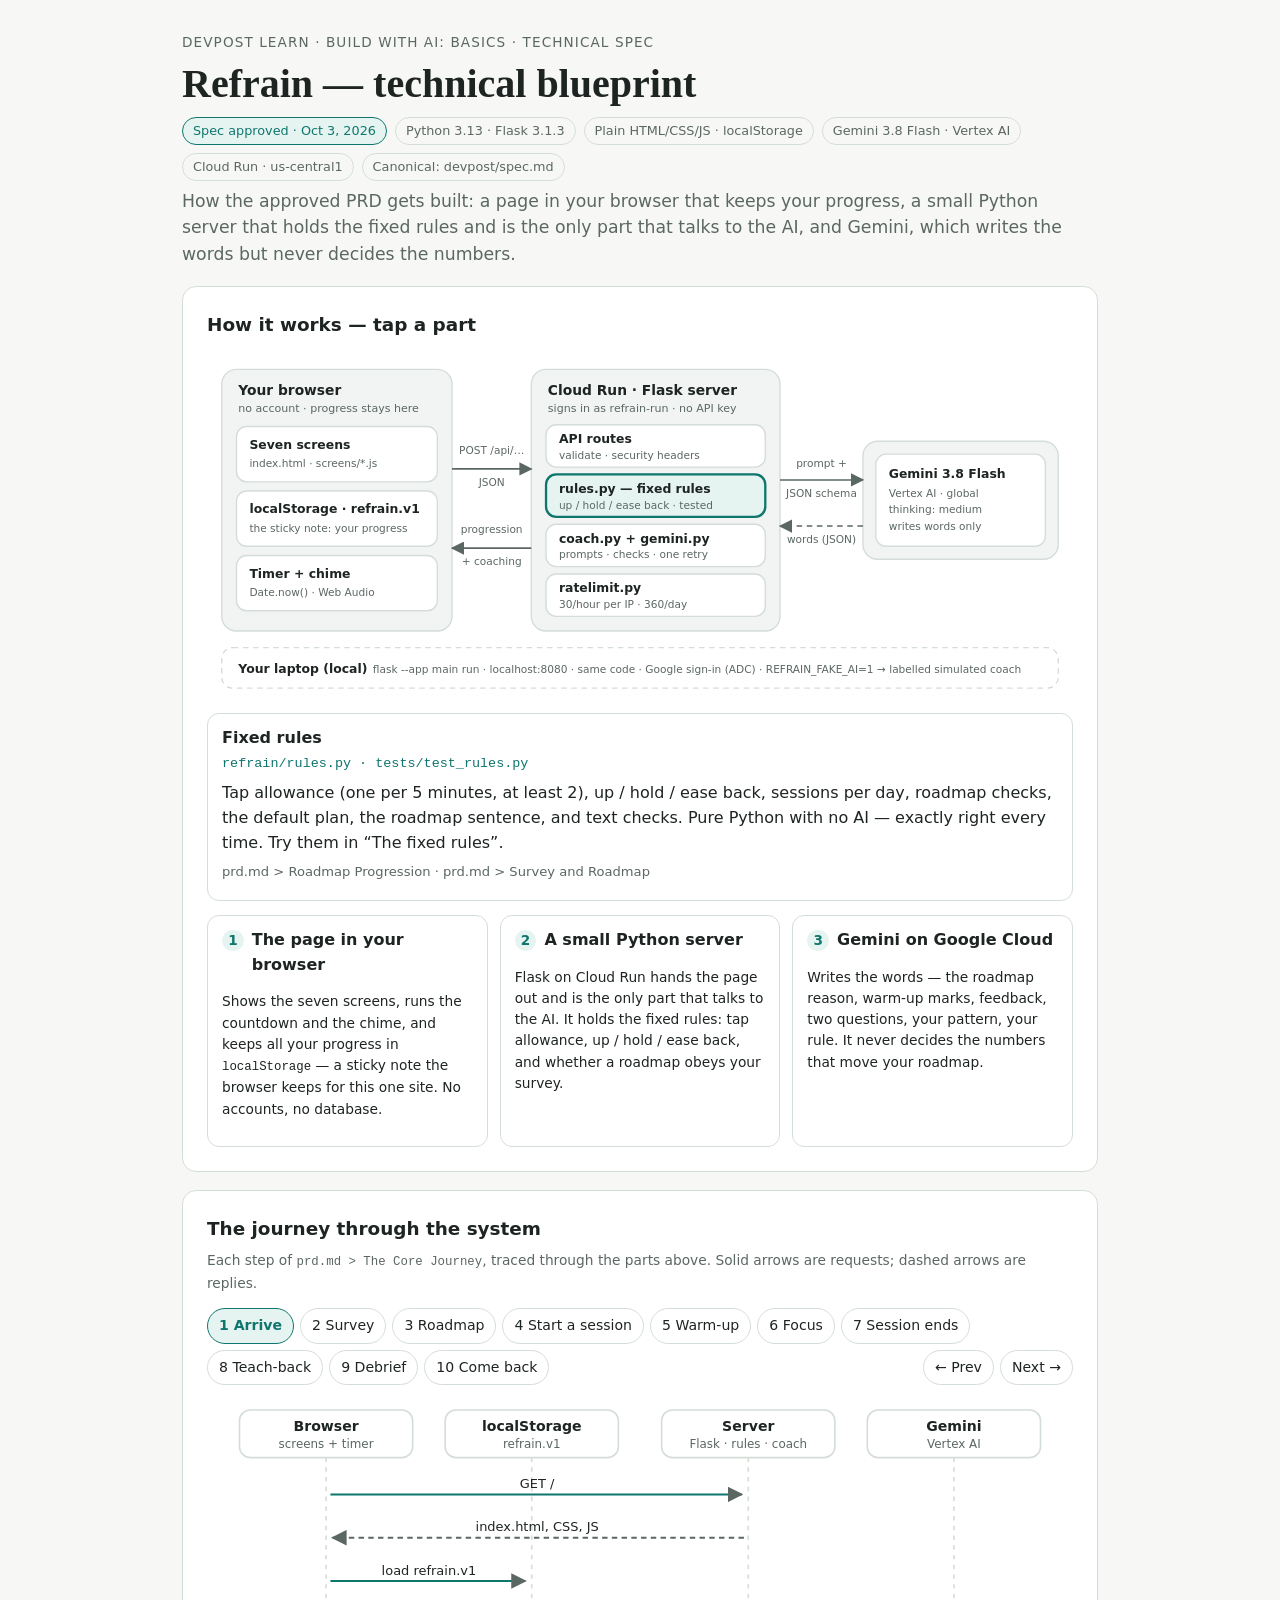
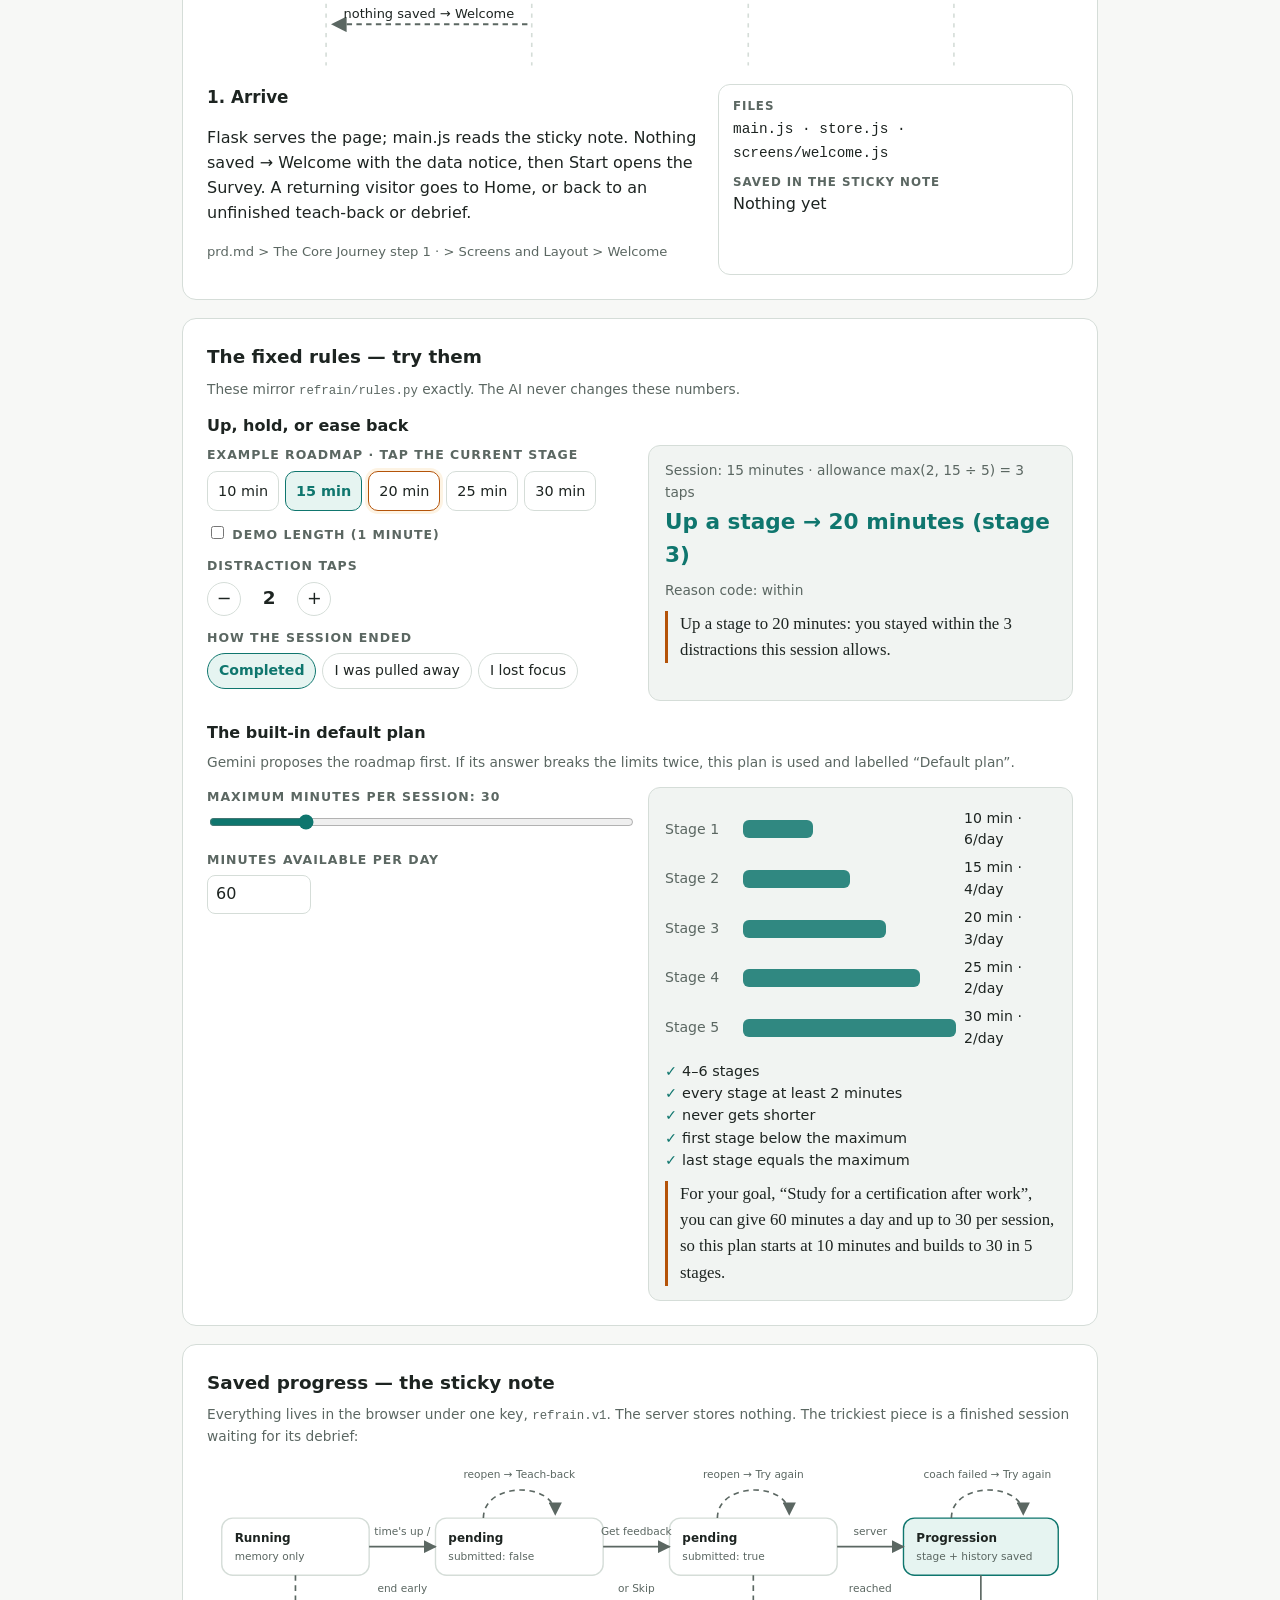
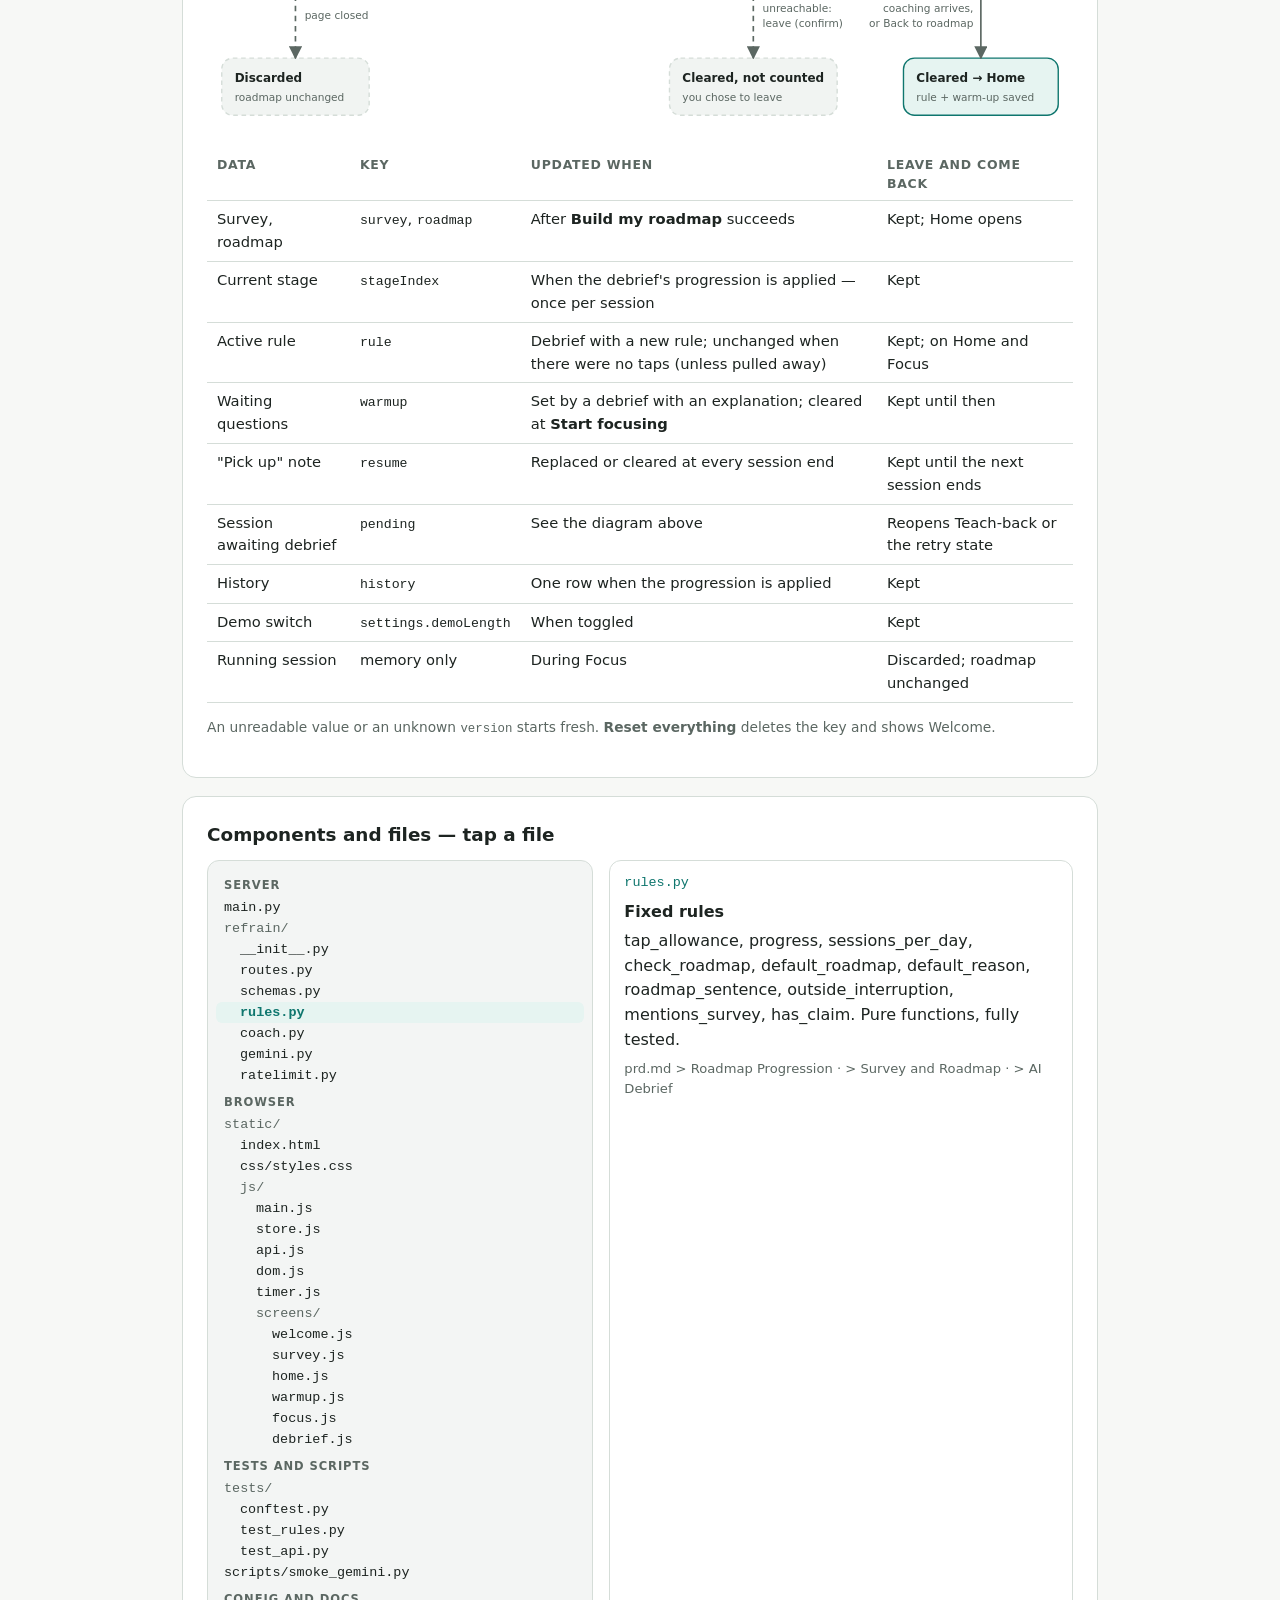
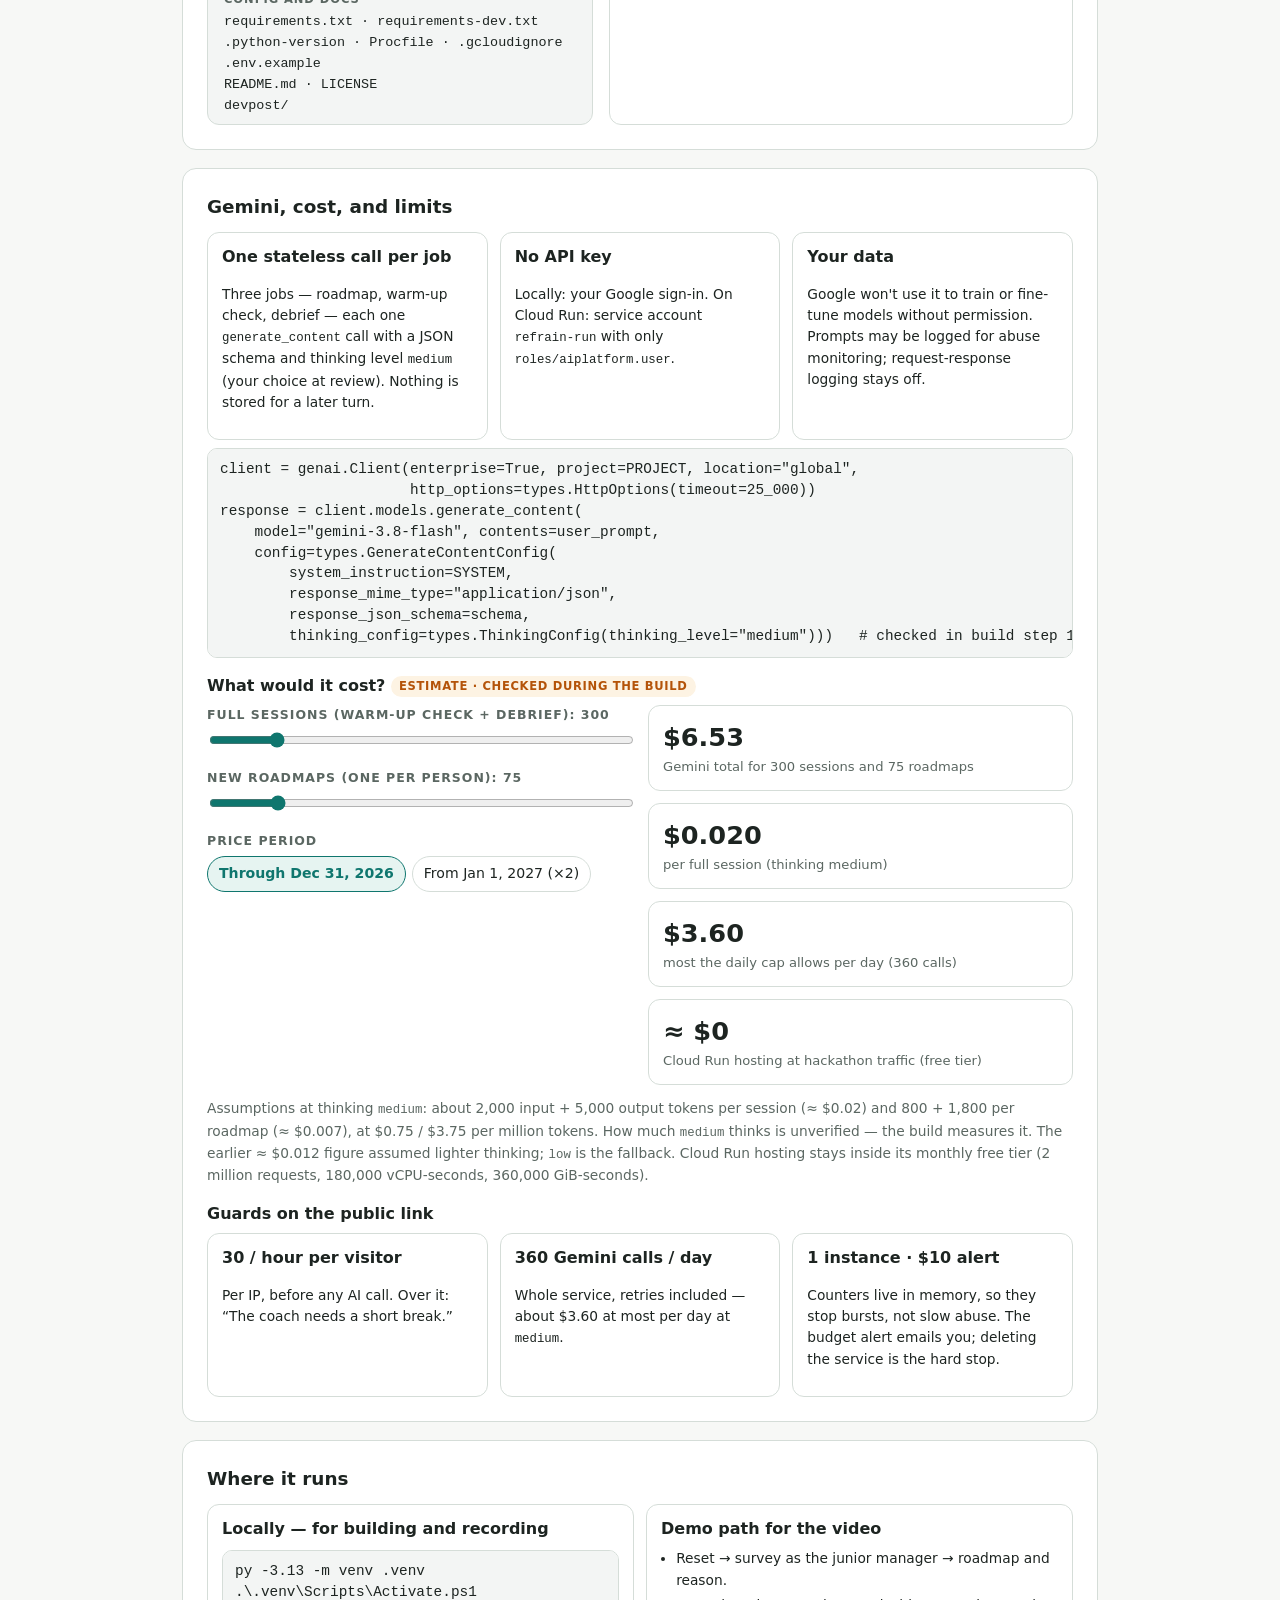
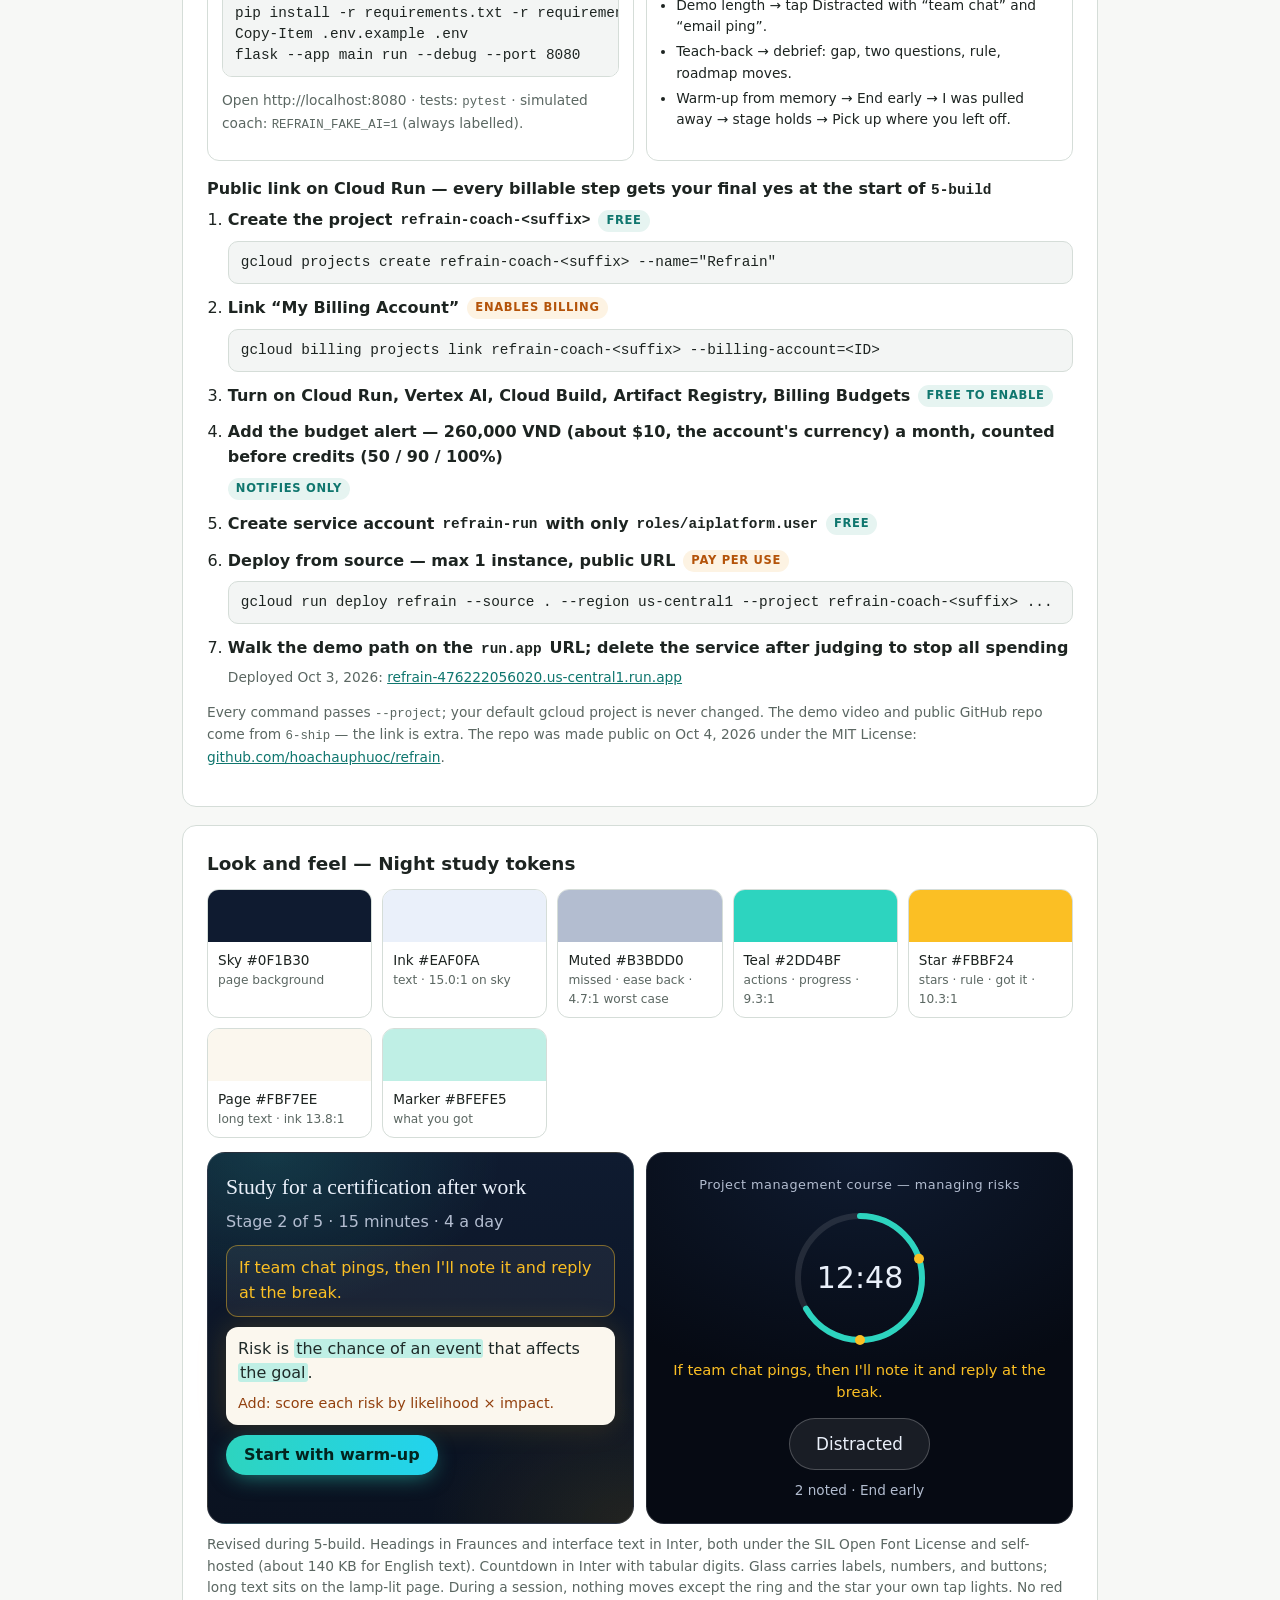
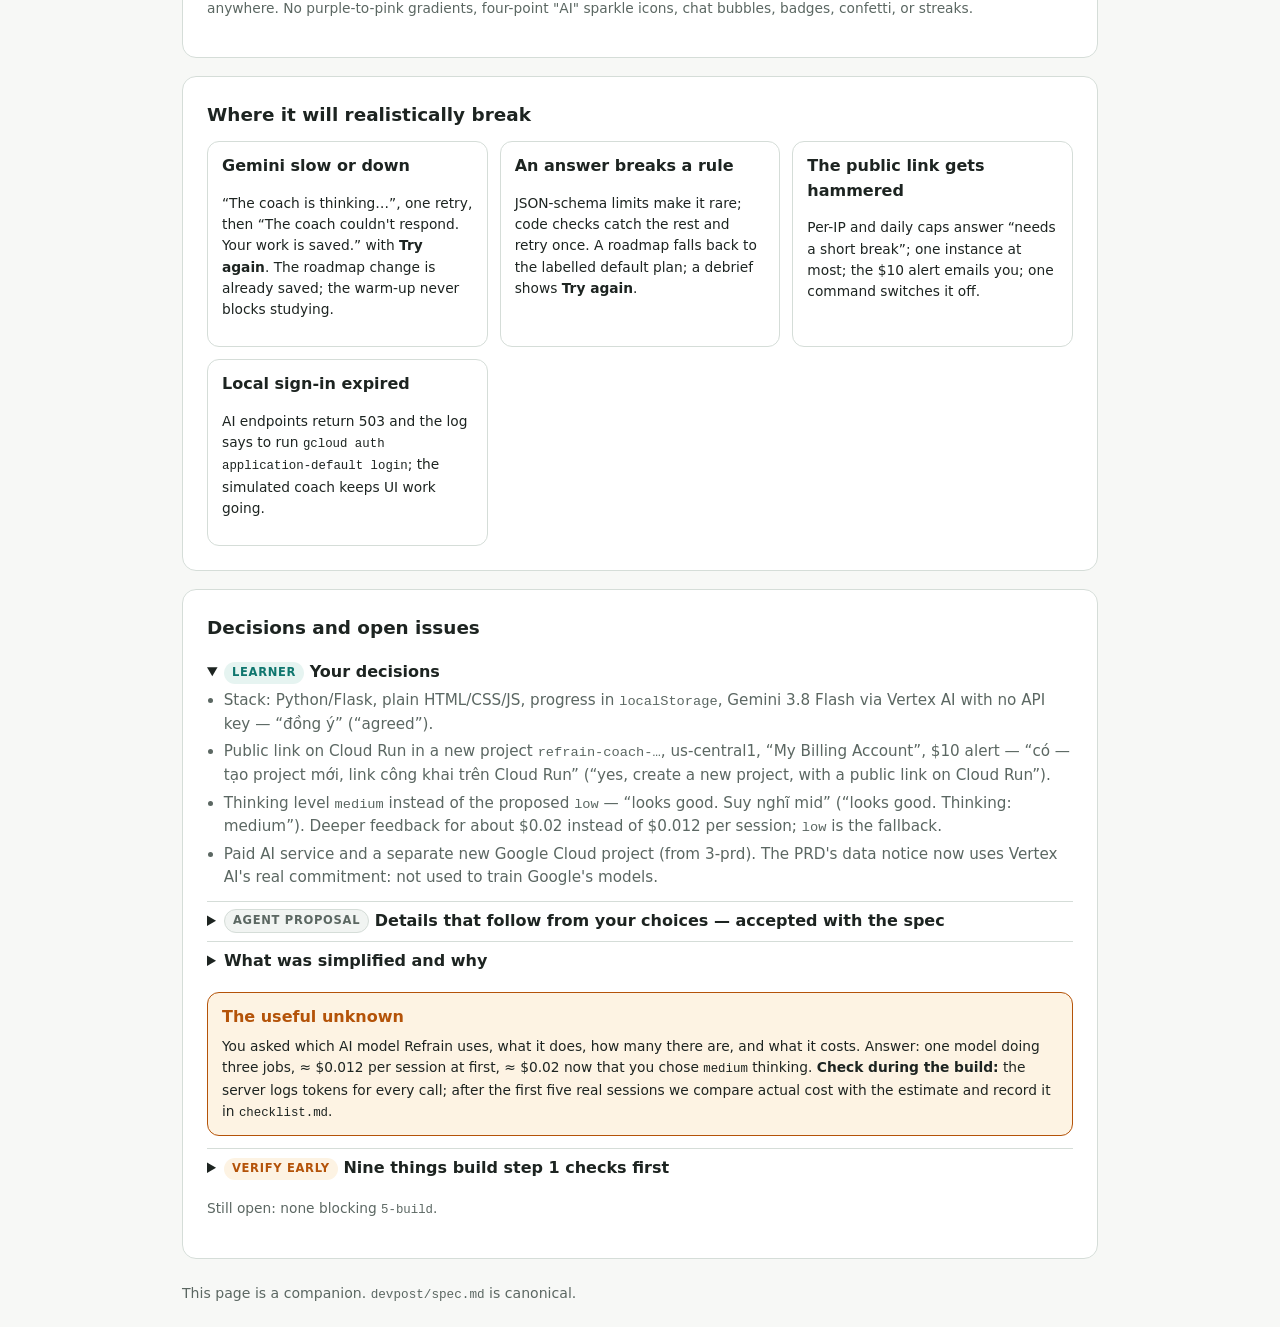
<file: devpost/spec.html>
<!DOCTYPE html>
<html lang="en">
<head>
  <meta charset="utf-8" />
  <meta name="viewport" content="width=device-width, initial-scale=1" />
  <meta name="snowflake-source" content="cortex-agent-authored" />
  <title>Spec · Refrain — technical blueprint</title>
  <script type="application/json" id="snowflake-report-metadata">
  {
    "generated": "2026-10-03",
    "intent": "Visual companion for the approved technical spec (Devpost Learn: Build With AI Basics)",
    "dataSources": [{ "type": "file", "path": "devpost/spec.md", "note": "Canonical source. Regenerate this page after any spec revision." }],
    "sections": [
      { "id": "how", "title": "How it works", "producerNotes": "Architecture diagram and node details from spec.md > How This Works, In Plain Language and > Components." },
      { "id": "journey", "title": "The journey through the system", "producerNotes": "Sequence diagrams per step from spec.md > The Core Journey Through the System." },
      { "id": "rules", "title": "The fixed rules", "producerNotes": "Simulators mirror spec.md > Components > Fixed rules (rules.py): tap_allowance, progress, roadmap_sentence, default_roadmap, sessions_per_day." },
      { "id": "data", "title": "Saved progress", "producerNotes": "From spec.md > Data Model and > Components > Teach-back and Debrief screen." },
      { "id": "files", "title": "Components and files", "producerNotes": "From spec.md > File Structure and > Components." },
      { "id": "services", "title": "Gemini, cost, and limits", "producerNotes": "From spec.md > External Services and Dependencies and > Components > Rate limits. Prices: Vertex AI pricing page, read Oct 3, 2026." },
      { "id": "run", "title": "Where it runs", "producerNotes": "From spec.md > Where It Runs and How Someone Tries It." },
      { "id": "look", "title": "Look and feel", "producerNotes": "From spec.md > Look and Feel; contrast ratios computed with the WCAG formula." },
      { "id": "failures", "title": "Failure modes", "producerNotes": "From spec.md > Important Failure Modes." },
      { "id": "decisions", "title": "Decisions and open issues", "producerNotes": "From spec.md > What Was Simplified and Why and > Decisions and Open Issues." }
    ]
  }
  </script>
  <style>
    :root {
      color-scheme: light dark;
      --bg: light-dark(#f7f8f6, #121614);
      --card: light-dark(#ffffff, #1b211e);
      --fg: light-dark(#1d2421, #e6ece8);
      --muted: light-dark(#5b6762, #9fb0a8);
      --line: light-dark(#d5ddd8, #34403a);
      --accent: light-dark(#0f766e, #5eead4);
      --accent-bg: light-dark(#e6f4f1, #133a35);
      --warm: light-dark(#b45309, #fbbf24);
      --warm-bg: light-dark(#fdf3e3, #3a2c12);
      --soft: light-dark(#f1f4f2, #222a26);
      --code-bg: light-dark(#f3f5f4, #151a18);
    }
    * { box-sizing: border-box; }
    body { margin: 0; background: var(--bg); color: var(--fg); font-family: -apple-system, "Segoe UI", system-ui, sans-serif; line-height: 1.55; }
    main { max-width: 980px; width: 100%; margin: 0 auto; padding: clamp(16px, 4vw, 32px); }
    h1 { font-size: clamp(1.8rem, 4.5vw, 2.5rem); margin: 0.2em 0 0.1em; line-height: 1.15; font-family: Georgia, "Iowan Old Style", "Times New Roman", serif; }
    h2 { font-size: 1.15rem; margin: 0 0 0.6em; }
    h3 { font-size: 1rem; margin: 0 0 6px; }
    a { color: var(--accent); }
    img, svg { max-width: 100%; height: auto; }
    code, pre, .mono { font-family: ui-monospace, "Cascadia Code", Consolas, monospace; font-size: 0.9em; }
    pre { background: var(--code-bg); border: 1px solid var(--line); border-radius: 10px; padding: 10px 12px; overflow-x: auto; margin: 8px 0; line-height: 1.45; }
    .eyebrow { color: var(--muted); font-size: 0.85rem; text-transform: uppercase; letter-spacing: 0.08em; }
    .badges { display: flex; flex-wrap: wrap; gap: 8px; margin: 10px 0 4px; }
    .badge { font-size: 0.8rem; padding: 3px 10px; border-radius: 999px; border: 1px solid var(--line); color: var(--muted); }
    .badge.draft { border-color: var(--warm); color: var(--warm); background: var(--warm-bg); }
    .badge.ok { border-color: var(--accent); color: var(--accent); background: var(--accent-bg); }
    .lede { font-size: 1.08rem; color: var(--muted); margin: 0.4em 0 0; }
    section { background: var(--card); border: 1px solid var(--line); border-radius: 14px; padding: clamp(16px, 3vw, 24px); margin: 18px 0; }
    .muted { color: var(--muted); }
    .small { font-size: 0.86rem; }
    ul.plain { margin: 0; padding-left: 1.1em; }
    ul.plain li { margin: 4px 0; }
    .scroll { width: 100%; overflow-x: auto; }
    .grid3 { display: grid; grid-template-columns: repeat(auto-fit, minmax(230px, 1fr)); gap: 12px; }
    .card { border: 1px solid var(--line); border-radius: 12px; padding: 12px 14px; }
    .card h3 { display: flex; gap: 8px; align-items: baseline; }
    .num { display: inline-grid; place-items: center; width: 1.6em; height: 1.6em; border-radius: 50%; background: var(--accent-bg); color: var(--accent); font-weight: 700; font-size: 0.85rem; flex: none; }
    .ref { font-size: 0.82rem; color: var(--muted); }
    .pill { display: inline-block; font-size: 0.72rem; padding: 2px 8px; border-radius: 999px; font-weight: 700; text-transform: uppercase; letter-spacing: 0.06em; vertical-align: middle; }
    .pill.learner { background: var(--accent-bg); color: var(--accent); }
    .pill.agent { background: var(--soft); color: var(--muted); border: 1px solid var(--line); }
    .pill.verify { background: var(--warm-bg); color: var(--warm); }
    .pill.bill { background: var(--warm-bg); color: var(--warm); }
    .pill.free { background: var(--accent-bg); color: var(--accent); }
    .table-wrap { overflow-x: auto; margin: 10px 0; }
    table { border-collapse: collapse; width: 100%; font-size: 0.92rem; }
    th, td { border-bottom: 1px solid var(--line); padding: 7px 10px; text-align: left; vertical-align: top; }
    th { font-size: 0.78rem; text-transform: uppercase; letter-spacing: 0.06em; color: var(--muted); font-weight: 700; }

    /* architecture */
    svg.arch { width: 100%; min-width: 760px; display: block; color: var(--muted); }
    .zone { fill: var(--soft); stroke: var(--line); stroke-width: 1.5; }
    .zone.dash { fill: none; stroke-dasharray: 6 5; }
    .zt { fill: var(--fg); font-weight: 700; font-size: 15px; }
    .zs { fill: var(--muted); font-size: 12px; }
    .node rect { fill: var(--card); stroke: var(--line); stroke-width: 1.5; transition: fill .2s, stroke .2s; }
    .node .t { fill: var(--fg); font-weight: 700; font-size: 13.5px; }
    .node .s { fill: var(--muted); font-size: 11.5px; }
    .node { cursor: pointer; }
    .node:focus { outline: none; }
    .node:hover rect, .node:focus rect { stroke: var(--accent); }
    .node.active rect { fill: var(--accent-bg); stroke: var(--accent); stroke-width: 2.5; }
    .edge { stroke: currentColor; stroke-width: 1.8; fill: none; }
    .edge.dash { stroke-dasharray: 6 5; }
    .elabel { fill: var(--muted); font-size: 11.5px; }
    .detail { border: 1px solid var(--line); border-radius: 12px; padding: 12px 14px; margin-top: 12px; }
    .detail h3 { margin-bottom: 4px; }
    .detail .where { font-family: ui-monospace, "Cascadia Code", Consolas, monospace; font-size: 0.84rem; color: var(--accent); margin: 0 0 6px; }
    .detail p { margin: 0 0 6px; }

    /* journey */
    .stepper { display: flex; flex-wrap: wrap; gap: 6px; margin: 4px 0 12px; align-items: center; }
    .stepper button, .btn { font: inherit; font-size: 0.88rem; padding: 6px 11px; border-radius: 999px; border: 1px solid var(--line); background: var(--card); color: var(--fg); cursor: pointer; }
    .stepper button[aria-selected="true"] { background: var(--accent-bg); border-color: var(--accent); color: var(--accent); font-weight: 700; }
    .stepper .nav { margin-left: auto; display: flex; gap: 6px; }
    .btn:hover, .stepper button:hover { border-color: var(--accent); }
    svg.seq { width: 100%; min-width: 760px; display: block; color: var(--muted); }
    .lane-box { fill: var(--card); stroke: var(--line); stroke-width: 1.5; }
    .lane-t { fill: var(--fg); font-weight: 700; font-size: 13px; }
    .lane-s { fill: var(--muted); font-size: 11px; }
    .life { stroke: var(--line); stroke-width: 1.5; stroke-dasharray: 4 5; }
    .msg { stroke: var(--accent); stroke-width: 1.8; fill: none; }
    .msg.back { stroke: var(--muted); stroke-dasharray: 5 4; }
    .mlabel { fill: var(--fg); font-size: 12px; }
    .selfbox { fill: var(--accent-bg); stroke: var(--accent); stroke-width: 1; }
    .selft { fill: var(--fg); font-size: 11.5px; }
    .notebox { fill: var(--warm-bg); stroke: var(--warm); stroke-width: 1; stroke-dasharray: 4 3; }
    .notet { fill: var(--fg); font-size: 12px; }
    .jpanel { display: grid; grid-template-columns: minmax(0, 1.4fr) minmax(0, 1fr); gap: 14px; margin-top: 12px; }
    .jpanel h3 { font-size: 1.05rem; }
    .kv { margin: 0 0 8px; }
    .kv b { display: block; font-size: 0.74rem; text-transform: uppercase; letter-spacing: 0.08em; color: var(--muted); }
    @media (max-width: 680px) { .jpanel { grid-template-columns: 1fr; } }

    /* rules sims */
    .sim { display: grid; grid-template-columns: minmax(0, 1fr) minmax(0, 1fr); gap: 16px; }
    @media (max-width: 720px) { .sim { grid-template-columns: 1fr; } }
    .ctrl { margin: 0 0 12px; }
    .ctrl > label, .ctrl > .lbl { display: block; font-size: 0.78rem; text-transform: uppercase; letter-spacing: 0.08em; color: var(--muted); font-weight: 700; margin-bottom: 6px; }
    .stages { display: flex; gap: 6px; flex-wrap: wrap; }
    .stage { font: inherit; font-size: 0.9rem; min-width: 64px; padding: 8px 10px; border-radius: 10px; border: 1px solid var(--line); background: var(--card); color: var(--fg); cursor: pointer; text-align: center; }
    .stage[aria-pressed="true"] { background: var(--accent-bg); border-color: var(--accent); color: var(--accent); font-weight: 700; }
    .stage.next { box-shadow: 0 0 0 3px var(--warm-bg); border-color: var(--warm); }
    .seg { display: inline-flex; flex-wrap: wrap; gap: 6px; }
    .seg button { font: inherit; font-size: 0.88rem; padding: 6px 11px; border-radius: 999px; border: 1px solid var(--line); background: var(--card); color: var(--fg); cursor: pointer; }
    .seg button[aria-pressed="true"] { background: var(--accent-bg); border-color: var(--accent); color: var(--accent); font-weight: 700; }
    .stepperbox { display: inline-flex; align-items: center; gap: 8px; }
    .stepperbox button { font: inherit; width: 34px; height: 34px; border-radius: 50%; border: 1px solid var(--line); background: var(--card); color: var(--fg); cursor: pointer; font-size: 1.1rem; line-height: 1; }
    .stepperbox output { min-width: 2.2em; text-align: center; font-weight: 700; font-size: 1.15rem; font-variant-numeric: tabular-nums; }
    .toggle { display: inline-flex; align-items: center; gap: 8px; cursor: pointer; font-size: 0.92rem; }
    .result { border-radius: 12px; padding: 14px 16px; background: var(--soft); border: 1px solid var(--line); }
    .result .big { font-size: 1.35rem; font-weight: 700; margin: 2px 0 8px; }
    .result .say { font-family: Georgia, "Iowan Old Style", "Times New Roman", serif; font-size: 1.05rem; margin: 10px 0 0; padding-left: 12px; border-left: 3px solid var(--warm); }
    .chg-up { color: var(--accent); }
    .chg-hold { color: var(--fg); }
    .chg-ease_back { color: var(--muted); }
    .bars { display: grid; gap: 6px; margin-top: 6px; }
    .bar { display: grid; grid-template-columns: 70px minmax(0, 1fr) 92px; gap: 8px; align-items: center; font-size: 0.88rem; }
    .bar .fill { height: 18px; border-radius: 6px; background: var(--accent); opacity: 0.85; min-width: 4px; }
    .bar .k { color: var(--muted); }
    .checks { list-style: none; padding: 0; margin: 10px 0 0; font-size: 0.9rem; }
    .checks li::before { content: "✓ "; color: var(--accent); font-weight: 700; }
    .checks li.bad::before { content: "✗ "; color: var(--warm); }
    input[type="number"], input[type="range"] { font: inherit; }
    input[type="number"] { width: 6.5em; padding: 6px 8px; border-radius: 8px; border: 1px solid var(--line); background: var(--card); color: var(--fg); }
    input[type="range"] { width: 100%; accent-color: var(--accent); }
    .warnline { color: var(--warm); font-size: 0.9rem; margin: 6px 0 0; }

    /* data lifecycle */
    svg.life-svg { width: 100%; min-width: 760px; display: block; color: var(--muted); }
    .st rect { fill: var(--card); stroke: var(--line); stroke-width: 1.5; }
    .st.ok rect { fill: var(--accent-bg); stroke: var(--accent); }
    .st.gone rect { fill: var(--soft); stroke-dasharray: 5 4; }
    .st .t { fill: var(--fg); font-weight: 700; font-size: 13px; }
    .st .s { fill: var(--muted); font-size: 11.5px; }

    /* files */
    .files { display: grid; grid-template-columns: minmax(0, 1fr) minmax(0, 1.2fr); gap: 16px; }
    @media (max-width: 720px) { .files { grid-template-columns: 1fr; } }
    .tree { border: 1px solid var(--line); border-radius: 12px; padding: 8px; background: var(--code-bg); }
    .tree button { display: block; width: 100%; text-align: left; font-family: ui-monospace, "Cascadia Code", Consolas, monospace; font-size: 0.84rem; padding: 3px 8px; border: none; border-radius: 6px; background: none; color: var(--fg); cursor: pointer; white-space: nowrap; overflow: hidden; text-overflow: ellipsis; }
    .tree button.dir { color: var(--muted); cursor: default; }
    .tree button.file:hover { background: var(--accent-bg); }
    .tree button[aria-current="true"] { background: var(--accent-bg); color: var(--accent); font-weight: 700; }
    .tree .group { font-size: 0.72rem; text-transform: uppercase; letter-spacing: 0.08em; color: var(--muted); font-weight: 700; padding: 8px 8px 2px; }

    /* cost */
    .cost { display: grid; grid-template-columns: repeat(auto-fit, minmax(220px, 1fr)); gap: 12px; }
    .metric { border: 1px solid var(--line); border-radius: 12px; padding: 12px 14px; }
    .metric .v { font-size: 1.6rem; font-weight: 700; font-variant-numeric: tabular-nums; }
    .metric .l { font-size: 0.82rem; color: var(--muted); }

    /* deploy */
    ol.deploy { margin: 0; padding-left: 1.3em; }
    ol.deploy > li { margin: 0 0 12px; }
    ol.deploy .head { display: flex; gap: 8px; align-items: center; flex-wrap: wrap; font-weight: 600; }

    /* look */
    .swatches { display: grid; grid-template-columns: repeat(auto-fit, minmax(150px, 1fr)); gap: 10px; margin: 10px 0 14px; }
    .swatch { border-radius: 12px; border: 1px solid var(--line); overflow: hidden; }
    .swatch .chip-color { height: 52px; }
    .swatch .lbl { padding: 8px 10px; font-size: 0.85rem; }
    .swatch .lbl span { display: block; color: var(--muted); font-size: 0.76rem; }
    .focus-mock { background: radial-gradient(120% 90% at 50% 0%, #0F1B30 0%, #060A13 70%); color: #EAF0FA; border-radius: 18px; padding: 22px 18px; text-align: center; border: 1px solid rgba(255,255,255,0.12); }
    .focus-mock .topic { font-size: 0.8rem; color: #B3BDD0; letter-spacing: 0.04em; }
    .focus-mock .ring { display: block; margin: 8px auto 6px; }
    .focus-mock .rule { font-size: 0.92rem; color: #FBBF24; margin: 0 auto 14px; max-width: 30em; }
    .focus-mock .big { display: inline-block; font-size: 1.05rem; padding: 12px 26px; border-radius: 999px; border: 1px solid rgba(255,255,255,0.22); background: rgba(255,255,255,0.08); color: #EAF0FA; }
    .focus-mock .tally { font-size: 0.85rem; color: #B3BDD0; margin-top: 10px; }
    .night-mock { background: radial-gradient(90% 70% at 15% 0%, rgba(45,212,191,0.16), transparent 60%), radial-gradient(80% 60% at 100% 100%, rgba(251,191,36,0.10), transparent 60%), linear-gradient(180deg, #0F1B30, #0A1220); color: #EAF0FA; border-radius: 18px; padding: 18px; border: 1px solid rgba(255,255,255,0.12); }
    .night-mock h4 { font-family: Georgia, "Times New Roman", serif; font-size: 1.35rem; margin: 0 0 6px; font-weight: 500; }
    .night-mock p { margin: 0 0 10px; color: #B3BDD0; }
    .night-mock .rulecard { background: rgba(255,255,255,0.06); border: 1px solid rgba(251,191,36,0.45); border-radius: 12px; padding: 10px 12px; color: #FBBF24; }
    .night-mock .lit { background: #FBF7EE; color: #1F2A28; border-radius: 12px; padding: 10px 12px; margin-top: 10px; box-shadow: 0 0 30px rgba(251,191,36,0.18); }
    .night-mock mark { background: #BFEFE5; color: #1F2A28; border-radius: 3px; padding: 0 2px; }
    .night-mock .add { color: #92400E; font-size: 0.9rem; margin: 6px 0 0; }
    .night-mock .go { display: inline-block; margin-top: 10px; background: linear-gradient(90deg, #2DD4BF, #22D3EE); color: #03241F; border-radius: 999px; padding: 8px 18px; font-weight: 600; box-shadow: 0 6px 22px -6px rgba(45,212,191,0.6); }

    details { border-top: 1px solid var(--line); padding: 7px 0; }
    details:first-of-type { border-top: none; }
    summary { cursor: pointer; font-weight: 600; }
    details p, details ul { margin: 6px 0 2px; color: var(--muted); font-size: 0.95rem; }
    .callout { border-radius: 12px; padding: 12px 14px; background: var(--warm-bg); border: 1px solid var(--warm); }
    .callout h3 { color: var(--warm); }
    footer { color: var(--muted); font-size: 0.88rem; margin: 24px 0 8px; }
  </style>
</head>
<body>
<main>
  <header>
    <div class="eyebrow">Devpost Learn · Build With AI: Basics · Technical spec</div>
    <h1>Refrain — technical blueprint</h1>
    <div class="badges">
      <span class="badge ok">Spec approved · Oct 3, 2026</span>
      <span class="badge">Python 3.13 · Flask 3.1.3</span>
      <span class="badge">Plain HTML/CSS/JS · localStorage</span>
      <span class="badge">Gemini 3.8 Flash · Vertex AI</span>
      <span class="badge">Cloud Run · us-central1</span>
      <span class="badge">Canonical: devpost/spec.md</span>
    </div>
    <p class="lede">How the approved PRD gets built: a page in your browser that keeps your progress, a small Python server that holds the fixed rules and is the only part that talks to the AI, and Gemini, which writes the words but never decides the numbers.</p>
  </header>

  <section id="how">
    <h2>How it works — tap a part</h2>
    <div class="scroll">
      <svg class="arch" viewBox="0 0 940 380" role="group" aria-label="Architecture diagram">
        <defs>
          <marker id="ar" viewBox="0 0 10 10" refX="9" refY="5" markerWidth="8" markerHeight="8" orient="auto-start-reverse">
            <path d="M0,0 L10,5 L0,10 z" fill="currentColor"></path>
          </marker>
        </defs>
        <rect class="zone" x="16" y="20" width="250" height="284" rx="16"></rect>
        <text class="zt" x="34" y="48">Your browser</text>
        <text class="zs" x="34" y="66">no account · progress stays here</text>

        <rect class="zone" x="352" y="20" width="270" height="284" rx="16"></rect>
        <text class="zt" x="370" y="48">Cloud Run · Flask server</text>
        <text class="zs" x="370" y="66">signs in as refrain-run · no API key</text>

        <rect class="zone" x="712" y="98" width="212" height="128" rx="16"></rect>

        <path class="edge" d="M266,128 L352,128" marker-end="url(#ar)"></path>
        <text class="elabel" x="309" y="112" text-anchor="middle">POST /api/…</text>
        <text class="elabel" x="309" y="146" text-anchor="middle">JSON</text>
        <path class="edge" d="M352,214 L266,214" marker-end="url(#ar)"></path>
        <text class="elabel" x="309" y="198" text-anchor="middle">progression</text>
        <text class="elabel" x="309" y="232" text-anchor="middle">+ coaching</text>
        <path class="edge" d="M622,140 L712,140" marker-end="url(#ar)"></path>
        <text class="elabel" x="667" y="126" text-anchor="middle">prompt +</text>
        <text class="elabel" x="667" y="158" text-anchor="middle">JSON schema</text>
        <path class="edge dash" d="M712,190 L622,190" marker-end="url(#ar)"></path>
        <text class="elabel" x="667" y="208" text-anchor="middle">words (JSON)</text>

        <g class="node" data-node="screens" tabindex="0" role="button" aria-label="Seven screens">
          <rect x="32" y="82" width="218" height="60" rx="11"></rect>
          <text class="t" x="46" y="106">Seven screens</text><text class="s" x="46" y="126">index.html · screens/*.js</text>
        </g>
        <g class="node" data-node="storage" tabindex="0" role="button" aria-label="localStorage">
          <rect x="32" y="152" width="218" height="60" rx="11"></rect>
          <text class="t" x="46" y="176">localStorage · refrain.v1</text><text class="s" x="46" y="196">the sticky note: your progress</text>
        </g>
        <g class="node" data-node="timer" tabindex="0" role="button" aria-label="Timer and chime">
          <rect x="32" y="222" width="218" height="60" rx="11"></rect>
          <text class="t" x="46" y="246">Timer + chime</text><text class="s" x="46" y="266">Date.now() · Web Audio</text>
        </g>

        <g class="node" data-node="routes" tabindex="0" role="button" aria-label="API routes">
          <rect x="368" y="80" width="238" height="46" rx="11"></rect>
          <text class="t" x="382" y="100">API routes</text><text class="s" x="382" y="117">validate · security headers</text>
        </g>
        <g class="node" data-node="rules" tabindex="0" role="button" aria-label="Fixed rules">
          <rect x="368" y="134" width="238" height="46" rx="11"></rect>
          <text class="t" x="382" y="154">rules.py — fixed rules</text><text class="s" x="382" y="171">up / hold / ease back · tested</text>
        </g>
        <g class="node" data-node="coach" tabindex="0" role="button" aria-label="Coach and Gemini client">
          <rect x="368" y="188" width="238" height="46" rx="11"></rect>
          <text class="t" x="382" y="208">coach.py + gemini.py</text><text class="s" x="382" y="225">prompts · checks · one retry</text>
        </g>
        <g class="node" data-node="limits" tabindex="0" role="button" aria-label="Rate limits">
          <rect x="368" y="242" width="238" height="46" rx="11"></rect>
          <text class="t" x="382" y="262">ratelimit.py</text><text class="s" x="382" y="279">30/hour per IP · 360/day</text>
        </g>

        <g class="node" data-node="gemini" tabindex="0" role="button" aria-label="Gemini on Vertex AI">
          <rect x="726" y="112" width="184" height="100" rx="11"></rect>
          <text class="t" x="740" y="138">Gemini 3.8 Flash</text>
          <text class="s" x="740" y="158">Vertex AI · global</text>
          <text class="s" x="740" y="176">thinking: medium</text>
          <text class="s" x="740" y="194">writes words only</text>
        </g>

        <g class="node" data-node="laptop" tabindex="0" role="button" aria-label="Your laptop for local development">
          <rect x="16" y="322" width="908" height="44" rx="12" style="stroke-dasharray: 6 5"></rect>
          <text class="t" x="34" y="349">Your laptop (local)</text>
          <text class="s" x="180" y="349">flask --app main run · localhost:8080 · same code · Google sign-in (ADC) · REFRAIN_FAKE_AI=1 → labelled simulated coach</text>
        </g>
      </svg>
    </div>
    <div class="detail" id="arch-detail" aria-live="polite"></div>

    <div class="grid3" style="margin-top:14px">
      <div class="card"><h3><span class="num">1</span>The page in your browser</h3><p class="small">Shows the seven screens, runs the countdown and the chime, and keeps all your progress in <code>localStorage</code> — a sticky note the browser keeps for this one site. No accounts, no database.</p></div>
      <div class="card"><h3><span class="num">2</span>A small Python server</h3><p class="small">Flask on Cloud Run hands the page out and is the only part that talks to the AI. It holds the fixed rules: tap allowance, up / hold / ease back, and whether a roadmap obeys your survey.</p></div>
      <div class="card"><h3><span class="num">3</span>Gemini on Google Cloud</h3><p class="small">Writes the words — the roadmap reason, warm-up marks, feedback, two questions, your pattern, your rule. It never decides the numbers that move your roadmap.</p></div>
    </div>
  </section>

  <section id="journey">
    <h2>The journey through the system</h2>
    <p class="muted small" style="margin-top:-4px">Each step of <code>prd.md &gt; The Core Journey</code>, traced through the parts above. Solid arrows are requests; dashed arrows are replies.</p>
    <div class="stepper" role="tablist" aria-label="Journey steps" id="stepper"></div>
    <div class="scroll"><svg class="seq" id="seq" viewBox="0 0 800 320" role="img" aria-label="Sequence diagram for the selected step"></svg></div>
    <div class="jpanel" id="jpanel" aria-live="polite"></div>
  </section>

  <section id="rules">
    <h2>The fixed rules — try them</h2>
    <p class="muted small" style="margin-top:-4px">These mirror <code>refrain/rules.py</code> exactly. The AI never changes these numbers.</p>
    <h3>Up, hold, or ease back</h3>
    <div class="sim">
      <div>
        <div class="ctrl"><span class="lbl">Example roadmap · tap the current stage</span><div class="stages" id="p-stages"></div></div>
        <div class="ctrl"><label class="toggle"><input type="checkbox" id="p-demo" /> Demo length (1 minute)</label></div>
        <div class="ctrl"><span class="lbl">Distraction taps</span>
          <div class="stepperbox"><button type="button" id="p-minus" aria-label="One fewer tap">−</button><output id="p-taps">2</output><button type="button" id="p-plus" aria-label="One more tap">+</button></div>
        </div>
        <div class="ctrl"><span class="lbl">How the session ended</span>
          <div class="seg" id="p-outcome">
            <button type="button" data-o="completed" aria-pressed="true">Completed</button>
            <button type="button" data-o="pulled_away" aria-pressed="false">I was pulled away</button>
            <button type="button" data-o="lost_focus" aria-pressed="false">I lost focus</button>
          </div>
        </div>
      </div>
      <div class="result" id="p-result" aria-live="polite"></div>
    </div>

    <h3 style="margin-top:20px">The built-in default plan</h3>
    <p class="muted small" style="margin-top:0">Gemini proposes the roadmap first. If its answer breaks the limits twice, this plan is used and labelled “Default plan”.</p>
    <div class="sim">
      <div>
        <div class="ctrl"><label for="r-max">Maximum minutes per session: <b id="r-max-v">30</b></label><input type="range" id="r-max" min="5" max="120" value="30" /></div>
        <div class="ctrl"><label for="r-daily">Minutes available per day</label><input type="number" id="r-daily" min="5" max="1440" value="60" /></div>
        <p class="warnline" id="r-warn" hidden></p>
      </div>
      <div class="result" id="r-result" aria-live="polite"></div>
    </div>
  </section>

  <section id="data">
    <h2>Saved progress — the sticky note</h2>
    <p class="muted small" style="margin-top:-4px">Everything lives in the browser under one key, <code>refrain.v1</code>. The server stores nothing. The trickiest piece is a finished session waiting for its debrief:</p>
    <div class="scroll">
      <svg class="life-svg" viewBox="0 0 940 300" role="img" aria-label="Lifecycle of a finished session waiting for its debrief">
        <defs>
          <marker id="ar2" viewBox="0 0 10 10" refX="9" refY="5" markerWidth="8" markerHeight="8" orient="auto-start-reverse">
            <path d="M0,0 L10,5 L0,10 z" fill="currentColor"></path>
          </marker>
        </defs>
        <g class="st"><rect x="16" y="62" width="160" height="62" rx="12"></rect><text class="t" x="30" y="88">Running</text><text class="s" x="30" y="108">memory only</text></g>
        <g class="st"><rect x="248" y="62" width="182" height="62" rx="12"></rect><text class="t" x="262" y="88">pending</text><text class="s" x="262" y="108">submitted: false</text></g>
        <g class="st"><rect x="502" y="62" width="182" height="62" rx="12"></rect><text class="t" x="516" y="88">pending</text><text class="s" x="516" y="108">submitted: true</text></g>
        <g class="st ok"><rect x="756" y="62" width="168" height="62" rx="12"></rect><text class="t" x="770" y="88">Progression</text><text class="s" x="770" y="108">stage + history saved</text></g>
        <g class="st ok"><rect x="756" y="214" width="168" height="62" rx="12"></rect><text class="t" x="770" y="240">Cleared → Home</text><text class="s" x="770" y="260">rule + warm-up saved</text></g>
        <g class="st gone"><rect x="16" y="214" width="160" height="62" rx="12"></rect><text class="t" x="30" y="240">Discarded</text><text class="s" x="30" y="260">roadmap unchanged</text></g>
        <g class="st gone"><rect x="502" y="214" width="182" height="62" rx="12"></rect><text class="t" x="516" y="240">Cleared, not counted</text><text class="s" x="516" y="260">you chose to leave</text></g>

        <path class="edge" d="M176,93 L248,93" marker-end="url(#ar2)"></path>
        <text class="elabel" x="212" y="80" text-anchor="middle">time's up /</text>
        <text class="elabel" x="212" y="142" text-anchor="middle">end early</text>
        <path class="edge" d="M430,93 L502,93" marker-end="url(#ar2)"></path>
        <text class="elabel" x="466" y="80" text-anchor="middle">Get feedback</text>
        <text class="elabel" x="466" y="142" text-anchor="middle">or Skip</text>
        <path class="edge" d="M684,93 L756,93" marker-end="url(#ar2)"></path>
        <text class="elabel" x="720" y="80" text-anchor="middle">server</text>
        <text class="elabel" x="720" y="142" text-anchor="middle">reached</text>
        <path class="edge" d="M840,124 L840,214" marker-end="url(#ar2)"></path>
        <text class="elabel" x="832" y="164" text-anchor="end">coaching arrives,</text>
        <text class="elabel" x="832" y="180" text-anchor="end">or Back to roadmap</text>
        <path class="edge dash" d="M96,124 L96,214" marker-end="url(#ar2)"></path>
        <text class="elabel" x="106" y="172">page closed</text>
        <path class="edge dash" d="M593,124 L593,214" marker-end="url(#ar2)"></path>
        <text class="elabel" x="603" y="164">unreachable:</text>
        <text class="elabel" x="603" y="180">leave (confirm)</text>
        <path class="edge dash" d="M300,62 C300,22 378,22 378,58" marker-end="url(#ar2)"></path>
        <text class="elabel" x="339" y="18" text-anchor="middle">reopen → Teach-back</text>
        <path class="edge dash" d="M554,62 C554,22 632,22 632,58" marker-end="url(#ar2)"></path>
        <text class="elabel" x="593" y="18" text-anchor="middle">reopen → Try again</text>
        <path class="edge dash" d="M808,62 C808,22 886,22 886,58" marker-end="url(#ar2)"></path>
        <text class="elabel" x="847" y="18" text-anchor="middle">coach failed → Try again</text>
      </svg>
    </div>
    <div class="table-wrap">
      <table>
        <thead><tr><th>Data</th><th>Key</th><th>Updated when</th><th>Leave and come back</th></tr></thead>
        <tbody>
          <tr><td>Survey, roadmap</td><td><code>survey</code>, <code>roadmap</code></td><td>After <b>Build my roadmap</b> succeeds</td><td>Kept; Home opens</td></tr>
          <tr><td>Current stage</td><td><code>stageIndex</code></td><td>When the debrief's progression is applied — once per session</td><td>Kept</td></tr>
          <tr><td>Active rule</td><td><code>rule</code></td><td>Debrief with a new rule; unchanged when there were no taps (unless pulled away)</td><td>Kept; on Home and Focus</td></tr>
          <tr><td>Waiting questions</td><td><code>warmup</code></td><td>Set by a debrief with an explanation; cleared at <b>Start focusing</b></td><td>Kept until then</td></tr>
          <tr><td>"Pick up" note</td><td><code>resume</code></td><td>Replaced or cleared at every session end</td><td>Kept until the next session ends</td></tr>
          <tr><td>Session awaiting debrief</td><td><code>pending</code></td><td>See the diagram above</td><td>Reopens Teach-back or the retry state</td></tr>
          <tr><td>History</td><td><code>history</code></td><td>One row when the progression is applied</td><td>Kept</td></tr>
          <tr><td>Demo switch</td><td><code>settings.demoLength</code></td><td>When toggled</td><td>Kept</td></tr>
          <tr><td>Running session</td><td>memory only</td><td>During Focus</td><td>Discarded; roadmap unchanged</td></tr>
        </tbody>
      </table>
    </div>
    <p class="small muted">An unreadable value or an unknown <code>version</code> starts fresh. <b>Reset everything</b> deletes the key and shows Welcome.</p>
  </section>

  <section id="files">
    <h2>Components and files — tap a file</h2>
    <div class="files">
      <div class="tree" id="tree" aria-label="Planned file tree"></div>
      <div class="detail" id="file-detail" style="margin-top:0" aria-live="polite"></div>
    </div>
  </section>

  <section id="services">
    <h2>Gemini, cost, and limits</h2>
    <div class="grid3">
      <div class="card">
        <h3>One stateless call per job</h3>
        <p class="small">Three jobs — roadmap, warm-up check, debrief — each one <code>generate_content</code> call with a JSON schema and thinking level <code>medium</code> (your choice at review). Nothing is stored for a later turn.</p>
      </div>
      <div class="card">
        <h3>No API key</h3>
        <p class="small">Locally: your Google sign-in. On Cloud Run: service account <code>refrain-run</code> with only <code>roles/aiplatform.user</code>.</p>
      </div>
      <div class="card">
        <h3>Your data</h3>
        <p class="small">Google won't use it to train or fine-tune models without permission. Prompts may be logged for abuse monitoring; request-response logging stays off.</p>
      </div>
    </div>
    <pre>client = genai.Client(enterprise=True, project=PROJECT, location="global",
                      http_options=types.HttpOptions(timeout=25_000))
response = client.models.generate_content(
    model="gemini-3.8-flash", contents=user_prompt,
    config=types.GenerateContentConfig(
        system_instruction=SYSTEM,
        response_mime_type="application/json",
        response_json_schema=schema,
        thinking_config=types.ThinkingConfig(thinking_level="medium")))   # checked in build step 1</pre>

    <h3 style="margin-top:16px">What would it cost? <span class="pill verify">estimate · checked during the build</span></h3>
    <div class="sim">
      <div>
        <div class="ctrl"><label for="c-sessions">Full sessions (warm-up check + debrief): <b id="c-sessions-v">300</b></label><input type="range" id="c-sessions" min="10" max="2000" step="10" value="300" /></div>
        <div class="ctrl"><label for="c-users">New roadmaps (one per person): <b id="c-users-v">75</b></label><input type="range" id="c-users" min="1" max="500" value="75" /></div>
        <div class="ctrl"><span class="lbl">Price period</span>
          <div class="seg" id="c-year">
            <button type="button" data-y="2026" aria-pressed="true">Through Dec 31, 2026</button>
            <button type="button" data-y="2027" aria-pressed="false">From Jan 1, 2027 (×2)</button>
          </div>
        </div>
      </div>
      <div class="cost" id="c-result" aria-live="polite"></div>
    </div>
    <p class="small muted">Assumptions at thinking <code>medium</code>: about 2,000 input + 5,000 output tokens per session (≈ $0.02) and 800 + 1,800 per roadmap (≈ $0.007), at $0.75 / $3.75 per million tokens. How much <code>medium</code> thinks is unverified — the build measures it. The earlier ≈ $0.012 figure assumed lighter thinking; <code>low</code> is the fallback. Cloud Run hosting stays inside its monthly free tier (2 million requests, 180,000 vCPU-seconds, 360,000 GiB-seconds).</p>

    <h3 style="margin-top:16px">Guards on the public link</h3>
    <div class="grid3">
      <div class="card"><h3>30 / hour per visitor</h3><p class="small">Per IP, before any AI call. Over it: “The coach needs a short break.”</p></div>
      <div class="card"><h3>360 Gemini calls / day</h3><p class="small">Whole service, retries included — about $3.60 at most per day at <code>medium</code>.</p></div>
      <div class="card"><h3>1 instance · $10 alert</h3><p class="small">Counters live in memory, so they stop bursts, not slow abuse. The budget alert emails you; deleting the service is the hard stop.</p></div>
    </div>
  </section>

  <section id="run">
    <h2>Where it runs</h2>
    <div class="grid3">
      <div class="card">
        <h3>Locally — for building and recording</h3>
<pre>py -3.13 -m venv .venv
.\.venv\Scripts\Activate.ps1
pip install -r requirements.txt -r requirements-dev.txt
Copy-Item .env.example .env
flask --app main run --debug --port 8080</pre>
        <p class="small muted">Open http://localhost:8080 · tests: <code>pytest</code> · simulated coach: <code>REFRAIN_FAKE_AI=1</code> (always labelled).</p>
      </div>
      <div class="card">
        <h3>Demo path for the video</h3>
        <ul class="plain small">
          <li>Reset → survey as the junior manager → roadmap and reason.</li>
          <li>Demo length → tap Distracted with “team chat” and “email ping”.</li>
          <li>Teach-back → debrief: gap, two questions, rule, roadmap moves.</li>
          <li>Warm-up from memory → End early → I was pulled away → stage holds → Pick up where you left off.</li>
        </ul>
      </div>
    </div>
    <h3 style="margin-top:16px">Public link on Cloud Run — every billable step gets your final yes at the start of <code>5-build</code></h3>
    <ol class="deploy">
      <li><div class="head">Create the project <code>refrain-coach-&lt;suffix&gt;</code> <span class="pill free">free</span></div><pre>gcloud projects create refrain-coach-&lt;suffix&gt; --name="Refrain"</pre></li>
      <li><div class="head">Link “My Billing Account” <span class="pill bill">enables billing</span></div><pre>gcloud billing projects link refrain-coach-&lt;suffix&gt; --billing-account=&lt;ID&gt;</pre></li>
      <li><div class="head">Turn on Cloud Run, Vertex AI, Cloud Build, Artifact Registry, Billing Budgets <span class="pill free">free to enable</span></div></li>
      <li><div class="head">Add the budget alert — 260,000 VND (about $10, the account's currency) a month, counted before credits (50 / 90 / 100%) <span class="pill free">notifies only</span></div></li>
      <li><div class="head">Create service account <code>refrain-run</code> with only <code>roles/aiplatform.user</code> <span class="pill free">free</span></div></li>
      <li><div class="head">Deploy from source — max 1 instance, public URL <span class="pill bill">pay per use</span></div><pre>gcloud run deploy refrain --source . --region us-central1 --project refrain-coach-&lt;suffix&gt; ...</pre></li>
      <li><div class="head">Walk the demo path on the <code>run.app</code> URL; delete the service after judging to stop all spending</div><p class="small muted" style="margin:6px 0 0">Deployed Oct 3, 2026: <a href="https://refrain-476222056020.us-central1.run.app">refrain-476222056020.us-central1.run.app</a></p></li>
    </ol>
    <p class="small muted">Every command passes <code>--project</code>; your default gcloud project is never changed. The demo video and public GitHub repo come from <code>6-ship</code> — the link is extra. The repo was made public on Oct 4, 2026 under the MIT License: <a href="https://github.com/hoachauphuoc/refrain">github.com/hoachauphuoc/refrain</a>.</p>
  </section>

  <section id="look">
    <h2>Look and feel — Night study tokens</h2>
    <div class="swatches">
      <div class="swatch"><div class="chip-color" style="background:#0F1B30"></div><div class="lbl">Sky #0F1B30<span>page background</span></div></div>
      <div class="swatch"><div class="chip-color" style="background:#EAF0FA"></div><div class="lbl">Ink #EAF0FA<span>text · 15.0:1 on sky</span></div></div>
      <div class="swatch"><div class="chip-color" style="background:#B3BDD0"></div><div class="lbl">Muted #B3BDD0<span>missed · ease back · 4.7:1 worst case</span></div></div>
      <div class="swatch"><div class="chip-color" style="background:#2DD4BF"></div><div class="lbl">Teal #2DD4BF<span>actions · progress · 9.3:1</span></div></div>
      <div class="swatch"><div class="chip-color" style="background:#FBBF24"></div><div class="lbl">Star #FBBF24<span>stars · rule · got it · 10.3:1</span></div></div>
      <div class="swatch"><div class="chip-color" style="background:#FBF7EE"></div><div class="lbl">Page #FBF7EE<span>long text · ink 13.8:1</span></div></div>
      <div class="swatch"><div class="chip-color" style="background:#BFEFE5"></div><div class="lbl">Marker #BFEFE5<span>what you got</span></div></div>
    </div>
    <div class="grid3">
      <div class="night-mock">
        <h4>Study for a certification after work</h4>
        <p>Stage 2 of 5 · 15 minutes · 4 a day</p>
        <div class="rulecard">If team chat pings, then I'll note it and reply at the break.</div>
        <div class="lit">Risk is <mark>the chance of an event</mark> that affects <mark>the goal</mark>.<p class="add">Add: score each risk by likelihood × impact.</p></div>
        <span class="go">Start with warm-up</span>
      </div>
      <div class="focus-mock">
        <div class="topic">Project management course — managing risks</div>
        <svg class="ring" width="150" height="150" viewBox="0 0 150 150" role="img" aria-label="The ring two-thirds full, with two stars where attention came back">
          <circle cx="75" cy="75" r="62" fill="none" stroke="rgba(255,255,255,0.10)" stroke-width="6"/>
          <circle cx="75" cy="75" r="62" fill="none" stroke="#2DD4BF" stroke-width="6" stroke-linecap="round" stroke-dasharray="389.6" stroke-dashoffset="130" transform="rotate(-90 75 75)"/>
          <circle cx="134" cy="55.8" r="5" fill="#FBBF24"/>
          <circle cx="75" cy="137" r="5" fill="#FBBF24"/>
          <text x="75" y="85" text-anchor="middle" font-size="30" font-weight="300" fill="#EAF0FA">12:48</text>
        </svg>
        <div class="rule">If team chat pings, then I'll note it and reply at the break.</div>
        <span class="big">Distracted</span>
        <div class="tally">2 noted · End early</div>
      </div>
    </div>
    <p class="small muted" style="margin-top:10px">Revised during 5-build. Headings in Fraunces and interface text in Inter, both under the SIL Open Font License and self-hosted (about 140 KB for English text). Countdown in Inter with tabular digits. Glass carries labels, numbers, and buttons; long text sits on the lamp-lit page. During a session, nothing moves except the ring and the star your own tap lights. No red anywhere. No purple-to-pink gradients, four-point "AI" sparkle icons, chat bubbles, badges, confetti, or streaks.</p>
  </section>

  <section id="failures">
    <h2>Where it will realistically break</h2>
    <div class="grid3">
      <div class="card"><h3>Gemini slow or down</h3><p class="small">“The coach is thinking…”, one retry, then “The coach couldn't respond. Your work is saved.” with <b>Try again</b>. The roadmap change is already saved; the warm-up never blocks studying.</p></div>
      <div class="card"><h3>An answer breaks a rule</h3><p class="small">JSON-schema limits make it rare; code checks catch the rest and retry once. A roadmap falls back to the labelled default plan; a debrief shows <b>Try again</b>.</p></div>
      <div class="card"><h3>The public link gets hammered</h3><p class="small">Per-IP and daily caps answer “needs a short break”; one instance at most; the $10 alert emails you; one command switches it off.</p></div>
      <div class="card"><h3>Local sign-in expired</h3><p class="small">AI endpoints return 503 and the log says to run <code>gcloud auth application-default login</code>; the simulated coach keeps UI work going.</p></div>
    </div>
  </section>

  <section id="decisions">
    <h2>Decisions and open issues</h2>
    <details open>
      <summary><span class="pill learner">Learner</span> Your decisions</summary>
      <ul class="plain">
        <li>Stack: Python/Flask, plain HTML/CSS/JS, progress in <code>localStorage</code>, Gemini 3.8 Flash via Vertex AI with no API key — “đồng ý” (“agreed”).</li>
        <li>Public link on Cloud Run in a new project <code>refrain-coach-…</code>, us-central1, “My Billing Account”, $10 alert — “có — tạo project mới, link công khai trên Cloud Run” (“yes, create a new project, with a public link on Cloud Run”).</li>
        <li>Thinking level <code>medium</code> instead of the proposed <code>low</code> — “looks good. Suy nghĩ mid” (“looks good. Thinking: medium”). Deeper feedback for about $0.02 instead of $0.012 per session; <code>low</code> is the fallback.</li>
        <li>Paid AI service and a separate new Google Cloud project (from 3-prd). The PRD's data notice now uses Vertex AI's real commitment: not used to train Google's models.</li>
      </ul>
    </details>
    <details>
      <summary><span class="pill agent">Agent proposal</span> Details that follow from your choices — accepted with the spec</summary>
      <ul class="plain">
        <li>One model for all three jobs.</li>
        <li>The roadmap change is applied when the debrief reaches the server, even if the AI fails.</li>
        <li>Sessions per day = whole sessions that fit the daily minutes, capped at 6; shortest stage 2 minutes.</li>
        <li>Pulled away with zero taps still gets a ready-to-resume rule — the end reason is a real event, not an invented pattern.</li>
        <li>If the countdown hits zero while the End-early panel is open, the session counts as completed.</li>
        <li>Limits: 30/hour per IP, 360 Gemini calls/day (lowered from 600 with <code>medium</code>, so a day still costs at most ≈ $3.60), 32 KB per request; one gunicorn worker; least-privilege service account.</li>
        <li>Light theme only, with the dark focus screen as the exception. Open-source license chosen by you in <code>6-ship</code>.</li>
      </ul>
    </details>
    <details>
      <summary>What was simplified and why</summary>
      <ul class="plain">
        <li><b>localStorage on one device</b> instead of accounts and a database — the PRD keeps progress on this device.</li>
        <li><b>Plain JavaScript, one page of hidden sections</b> instead of a framework with routes — seven screens, no build step.</li>
        <li><b>Fixed rules in Python; AI writes words only</b> — progression must be exactly right and testable.</li>
        <li><b>Templated roadmap sentence and edge-case lines</b> — numbers and “not a focus lapse” can never be wrong.</li>
        <li><b>In-memory rate limits on one instance</b> instead of Redis or an API gateway.</li>
        <li><b>Stateless AI calls, self-hosted fonts (no third-party requests), synthesized chime, a labelled simulated coach</b> for tests — never in the demo.</li>
      </ul>
    </details>
    <div class="callout" style="margin:12px 0">
      <h3>The useful unknown</h3>
      <p class="small" style="margin:0">You asked which AI model Refrain uses, what it does, how many there are, and what it costs. Answer: one model doing three jobs, ≈ $0.012 per session at first, ≈ $0.02 now that you chose <code>medium</code> thinking. <b>Check during the build:</b> the server logs tokens for every call; after the first five real sessions we compare actual cost with the estimate and record it in <code>checklist.md</code>.</p>
    </div>
    <details>
      <summary><span class="pill verify">Verify early</span> Nine things build step 1 checks first</summary>
      <ul class="plain">
        <li><code>enterprise=True</code> with <code>location="global"</code> reaches <code>gemini-3.8-flash</code> (fallback: <code>us-central1</code>); timeout is in milliseconds.</li>
        <li><code>ThinkingConfig(thinking_level="medium")</code> for <code>generate_content</code>, and a debrief at <code>medium</code> answers well inside the 25-second timeout.</li>
        <li><code>response_json_schema</code> limits and <code>response.parsed</code> on Vertex.</li>
        <li>Token field names on Vertex.</li>
        <li><code>gcloud billing budgets create</code> flags — <i>checked and run on Oct 3, 2026.</i></li>
        <li>Cloud Build permissions on a brand-new project.</li>
        <li><code>GOOGLE_CLOUD_QUOTA_PROJECT</code> overrides the quota project from your sign-in.</li>
        <li>Which <code>X-Forwarded-For</code> entry is the real client IP on Cloud Run.</li>
        <li>The chime plays on time in a background tab.</li>
      </ul>
      <p class="small muted" style="margin:8px 0 0">A direct REST call on Oct 3, 2026 settled the API side of the first four: <code>global</code> works, thinking <code>MEDIUM</code> is accepted, the schema limits hold, and usage reports prompt, candidates, thoughts, and total tokens. One roadmap: 5.6 s, about $0.003. The SDK spellings are still checked by <code>scripts/smoke_gemini.py</code>.</p>
    </details>
    <p class="small muted" style="margin-top:10px">Still open: none blocking <code>5-build</code>.</p>
  </section>

  <footer>This page is a companion. <code>devpost/spec.md</code> is canonical.</footer>
</main>

<script>
(function () {
  'use strict';
  var SVGNS = 'http://www.w3.org/2000/svg';
  function $(id) { return document.getElementById(id); }
  function h(tag, cls, text) {
    var e = document.createElement(tag);
    if (cls) e.className = cls;
    if (text != null) e.textContent = text;
    return e;
  }
  function s(tag, attrs, text) {
    var e = document.createElementNS(SVGNS, tag);
    for (var k in attrs) if (Object.prototype.hasOwnProperty.call(attrs, k)) e.setAttribute(k, attrs[k]);
    if (text != null) e.textContent = text;
    return e;
  }
  function clear(node) { while (node.firstChild) node.removeChild(node.firstChild); }
  function activateOnKey(node, fn) {
    node.addEventListener('keydown', function (e) {
      if (e.key === 'Enter' || e.key === ' ') { e.preventDefault(); fn(); }
    });
  }

  /* ---------- architecture ---------- */
  var NODES = {
    screens: { title: 'Seven screens', where: 'static/index.html · static/js/screens/*.js · static/css/styles.css', what: 'Welcome, Survey, Home, Warm-up, Focus, and Teach-back/Debrief live in one page; one section shows at a time. Every piece of user or AI text is set with textContent, never innerHTML, so nothing typed or generated can run as code.', prd: 'prd.md > Screens and Layout' },
    storage: { title: 'localStorage · refrain.v1', where: 'static/js/store.js', what: 'The sticky note the browser keeps for this site: survey, roadmap, current stage, rule, waiting questions, the pick-up note, a session waiting for its debrief, history, and the demo switch. Saved on every change; Reset everything deletes it.', prd: 'prd.md > Progress on This Device' },
    timer: { title: 'Timer and chime', where: 'static/js/timer.js · static/js/screens/focus.js', what: 'The countdown is redrawn every 250 ms from the session end time, so it stays right in a background tab. The chime is two soft Web Audio tones scheduled when the session starts. The running session lives in memory only.', prd: 'prd.md > Focus Session and Distraction Logging' },
    routes: { title: 'API routes', where: 'refrain/routes.py · refrain/schemas.py · refrain/__init__.py', what: 'POST /api/roadmap, /api/check, /api/debrief. Each validates the body with pydantic, checks the limits, and calls the coach. The debrief computes the progression before anything else, so it comes back even when the coach is down. Security headers on every response.', prd: 'prd.md > Survey and Roadmap (validation) · prd.md > States and Boundaries' },
    rules: { title: 'Fixed rules', where: 'refrain/rules.py · tests/test_rules.py', what: 'Tap allowance (one per 5 minutes, at least 2), up / hold / ease back, sessions per day, roadmap checks, the default plan, the roadmap sentence, and text checks. Pure Python with no AI — exactly right every time. Try them in “The fixed rules”.', prd: 'prd.md > Roadmap Progression · prd.md > Survey and Roadmap' },
    coach: { title: 'Coach and Gemini client', where: 'refrain/coach.py · refrain/gemini.py', what: 'Three AI jobs with JSON schemas. Each answer is checked; one retry for an error or a broken check. Code enforces the edge cases: no taps → no invented rule, blank warm-up answers → missed, the rule must read “If …, then I’ll …”, the pattern must quote a note. Logs token counts and estimated cost per call — never your text.', prd: 'prd.md > AI Debrief · prd.md > Warm-up Recall · prd.md > Teach-back' },
    limits: { title: 'Rate limits', where: 'refrain/ratelimit.py', what: '30 AI requests per IP per hour and 360 Gemini calls per day (about $3.60 at medium thinking), checked before any AI call. Kept in memory on one instance, so they stop bursts; the $10 budget alert and switching the service off are the backstops.', prd: 'Protects the public link' },
    gemini: { title: 'Gemini 3.8 Flash on Vertex AI', where: 'Google Cloud · model gemini-3.8-flash · location global · thinking medium', what: 'Writes the roadmap reason, warm-up marks, feedback on your explanation, two questions, your pattern, and your rule. One stateless call per job. Google won’t use the data to train its models.', prd: 'prd.md > AI Debrief · prd.md > States and Boundaries (data boundary)' },
    laptop: { title: 'Your laptop (local)', where: 'flask --app main run --debug --port 8080', what: 'Same code as Cloud Run. Uses your Google sign-in (Application Default Credentials); GOOGLE_CLOUD_QUOTA_PROJECT in .env points AI calls at the new project without changing your global settings. REFRAIN_FAKE_AI=1 runs the simulated coach for tests, always labelled on screen.', prd: 'spec.md > Where It Runs and How Someone Tries It' }
  };
  var archNodes = document.querySelectorAll('svg.arch .node');
  function showNode(key) {
    for (var i = 0; i < archNodes.length; i++) archNodes[i].classList.toggle('active', archNodes[i].getAttribute('data-node') === key);
    var n = NODES[key], d = $('arch-detail');
    clear(d);
    d.appendChild(h('h3', null, n.title));
    d.appendChild(h('p', 'where', n.where));
    d.appendChild(h('p', null, n.what));
    d.appendChild(h('p', 'ref', n.prd));
  }
  for (var ai = 0; ai < archNodes.length; ai++) {
    (function (g) {
      var key = g.getAttribute('data-node');
      g.addEventListener('click', function () { showNode(key); });
      activateOnKey(g, function () { showNode(key); });
    })(archNodes[ai]);
  }
  showNode('rules');

  /* ---------- journey ---------- */
  var LANES = [
    { key: 'B', t: 'Browser', s: 'screens + timer', x: 110 },
    { key: 'L', t: 'localStorage', s: 'refrain.v1', x: 300 },
    { key: 'S', t: 'Server', s: 'Flask · rules · coach', x: 500 },
    { key: 'G', t: 'Gemini', s: 'Vertex AI', x: 690 }
  ];
  var LX = {}; LANES.forEach(function (l) { LX[l.key] = l.x; });
  var STEPS = [
    { n: 1, title: 'Arrive', msgs: [['B', 'S', 'GET /'], ['S', 'B', 'index.html, CSS, JS', 1], ['B', 'L', 'load refrain.v1'], ['L', 'B', 'nothing saved → Welcome', 1]],
      what: 'Flask serves the page; main.js reads the sticky note. Nothing saved → Welcome with the data notice, then Start opens the Survey. A returning visitor goes to Home, or back to an unfinished teach-back or debrief.',
      files: 'main.js · store.js · screens/welcome.js', saved: 'Nothing yet', prd: 'prd.md > The Core Journey step 1 · > Screens and Layout > Welcome' },
    { n: 2, title: 'Survey', msgs: [['B', 'S', 'POST /api/roadmap (4 answers)'], ['S', 'S', 'validate · rate limit'], ['S', 'G', 'stage lengths + reason?'], ['G', 'S', 'JSON {stages, reason}', 1], ['S', 'S', 'check_roadmap · sessions/day'], ['S', 'B', 'roadmap (ai or default)', 1]],
      what: 'Fields are checked as you type and again on the server. Gemini proposes 4–6 stage lengths and a reason; rules.py checks them (never shorter, first below the maximum, last equal to it) and that the reason mentions your answers. One retry, then the labelled default plan.',
      files: 'screens/survey.js · routes.py · coach.py · rules.py', saved: 'Nothing until the reply arrives', prd: 'prd.md > Survey and Roadmap' },
    { n: 3, title: 'Roadmap', msgs: [['B', 'L', 'save survey, roadmap, stage 1'], ['B', 'B', 'Home: stage path, empty history']],
      what: 'The browser saves the survey, roadmap, and stage 1. Home shows the stage path with stage 1 as the star, “Your first rule will come from your first session”, and “Your first session is ready”.',
      files: 'store.js · screens/home.js', saved: 'survey · roadmap · stageIndex', prd: 'prd.md > Screens and Layout > Home (Roadmap)' },
    { n: 4, title: 'Start a session', msgs: [['B', 'B', 'topic, demo switch, sound on'], ['B', 'L', 'save settings.demoLength']],
      what: 'You type what you will study. The Demo length switch is remembered. The same click unlocks sound for the end chime, because browsers only allow sound after a click.',
      files: 'screens/home.js · timer.js', saved: 'settings.demoLength', prd: 'prd.md > The Core Journey step 4' },
    { n: 5, title: 'Warm-up', msgs: [['L', 'B', '2 saved questions', 1], ['B', 'S', 'POST /api/check (answers)'], ['S', 'S', 'blank → missed, no AI'], ['S', 'G', 'mark the rest?'], ['G', 'S', 'got / partly / missed', 1], ['S', 'B', 'verdicts', 1], ['B', 'L', 'Start focusing → clear warmup']],
      what: 'Blank answers are marked missed by code, without calling the AI. Gemini marks the rest, and each question shows its saved one-line answer. Start focusing clears the questions, and still works if the coach is down.',
      files: 'screens/warmup.js · routes.py · coach.py', saved: 'warmup cleared', prd: 'prd.md > Warm-up Recall' },
    { n: 6, title: 'Focus', msgs: [['L', 'B', 'rule · next-step note', 1], ['B', 'B', 'session in memory only'], ['B', 'B', 'countdown from Date.now()'], ['B', 'B', 'tap → {atSec, note}']],
      what: 'The running session lives in memory only. Each Distracted tap records the second it happened and bumps the tally at once; a note is optional, and nothing pauses the countdown.',
      files: 'screens/focus.js · timer.js', saved: 'Nothing — memory only', prd: 'prd.md > Focus Session and Distraction Logging' },
    { n: 7, title: 'Session ends', msgs: [['B', 'B', 'chime, or End early → why'], ['B', 'L', 'pending (submitted: false)'], ['B', 'L', 'resume note: replace or clear'], ['note', 'Page closed before this point → the session is discarded and the roadmap is unchanged']],
      what: 'Time’s up → chime. End early asks why while the countdown keeps running behind the panel. endSession writes the finished session as pending and replaces or clears the Pick up where you left off note.',
      files: 'screens/focus.js · store.js', saved: 'pending · resume', prd: 'prd.md > Ending Early and Pulled Away' },
    { n: 8, title: 'Teach-back', msgs: [['B', 'L', 'explanation · submitted: true'], ['B', 'S', 'POST /api/debrief']],
      what: 'Get feedback (disabled while the box is empty) or Skip marks the pending session as sent, then posts it with your notes, outcome, and stage.',
      files: 'screens/debrief.js · api.js', saved: 'pending.explanation · pending.submitted', prd: 'prd.md > Teach-back' },
    { n: 9, title: 'Debrief', msgs: [['S', 'S', 'rules.py: up / hold / ease back'], ['S', 'G', 'words for the debrief?'], ['G', 'S', 'JSON words', 1], ['S', 'S', 'checks: rule form, quotes a note'], ['S', 'B', 'progression + coaching', 1], ['B', 'L', 'stage, history, rule, warm-up']],
      what: 'Rules first: allowance → up / hold / ease back → the roadmap sentence. Then Gemini writes what you got, what’s missing, two questions, your pattern, and your rule; code enforces the edge cases. If the coach fails, the progression still comes back and is saved, with Try again for the words.',
      files: 'routes.py · rules.py · coach.py · screens/debrief.js', saved: 'stageIndex · history · rule · warmup; pending cleared', prd: 'prd.md > AI Debrief · > Roadmap Progression' },
    { n: 10, title: 'Come back', msgs: [['B', 'L', 'load refrain.v1'], ['L', 'B', 'stage, rule, pick-up, history', 1], ['B', 'B', 'Start with warm-up (2 Qs)']],
      what: 'Home reads the sticky note: the new current stage, the new rule, Pick up where you left off when you were pulled away, the history rows — and Start with warm-up with the two saved questions.',
      files: 'main.js · screens/home.js', saved: 'Nothing new', prd: 'prd.md > The Core Journey step 10 · > Progress on This Device' }
  ];
  var current = 0;
  var stepper = $('stepper');
  var stepButtons = [];
  STEPS.forEach(function (st, i) {
    var b = h('button', null, st.n + ' ' + st.title);
    b.type = 'button';
    b.setAttribute('role', 'tab');
    b.addEventListener('click', function () { showStep(i); });
    stepper.appendChild(b);
    stepButtons.push(b);
  });
  var nav = h('span', 'nav');
  var prev = h('button', 'btn', '← Prev'); prev.type = 'button';
  var next = h('button', 'btn', 'Next →'); next.type = 'button';
  prev.addEventListener('click', function () { showStep(Math.max(0, current - 1)); });
  next.addEventListener('click', function () { showStep(Math.min(STEPS.length - 1, current + 1)); });
  nav.appendChild(prev); nav.appendChild(next); stepper.appendChild(nav);

  function drawSeq(st) {
    var svgEl = $('seq');
    clear(svgEl);
    var defs = s('defs', {});
    var mk = s('marker', { id: 'sq', viewBox: '0 0 10 10', refX: '9', refY: '5', markerWidth: '8', markerHeight: '8', orient: 'auto-start-reverse' });
    mk.appendChild(s('path', { d: 'M0,0 L10,5 L0,10 z', fill: 'currentColor' }));
    defs.appendChild(mk); svgEl.appendChild(defs);
    var top = 12, rowH = 40, y0 = 84;
    var height = y0 + st.msgs.length * rowH + 10;
    svgEl.setAttribute('viewBox', '0 0 800 ' + height);
    LANES.forEach(function (l) {
      svgEl.appendChild(s('line', { 'class': 'life', x1: l.x, y1: top + 44, x2: l.x, y2: height - 6 }));
      svgEl.appendChild(s('rect', { 'class': 'lane-box', x: l.x - 80, y: top, width: 160, height: 44, rx: 10 }));
      svgEl.appendChild(s('text', { 'class': 'lane-t', x: l.x, y: top + 19, 'text-anchor': 'middle' }, l.t));
      svgEl.appendChild(s('text', { 'class': 'lane-s', x: l.x, y: top + 35, 'text-anchor': 'middle' }, l.s));
    });
    st.msgs.forEach(function (m, i) {
      var y = y0 + i * rowH;
      if (m[0] === 'note') {
        var nt = s('text', { 'class': 'notet', x: 400, y: y + 4, 'text-anchor': 'middle' }, m[1]);
        svgEl.appendChild(nt);
        var bb = nt.getBBox();
        svgEl.insertBefore(s('rect', { 'class': 'notebox', x: bb.x - 12, y: bb.y - 7, width: bb.width + 24, height: bb.height + 14, rx: 8 }), nt);
        return;
      }
      var from = m[0], to = m[1], label = m[2], back = m[3] === 1;
      if (from === to) {
        var t = s('text', { 'class': 'selft', x: LX[from], y: y + 4, 'text-anchor': 'middle' }, label);
        svgEl.appendChild(t);
        var b2 = t.getBBox();
        svgEl.insertBefore(s('rect', { 'class': 'selfbox', x: b2.x - 10, y: b2.y - 6, width: b2.width + 20, height: b2.height + 12, rx: 7 }), t);
        return;
      }
      var x1 = LX[from], x2 = LX[to];
      var dir = x2 > x1 ? 1 : -1;
      svgEl.appendChild(s('line', { 'class': back ? 'msg back' : 'msg', x1: x1 + dir * 4, y1: y + 6, x2: x2 - dir * 6, y2: y + 6, 'marker-end': 'url(#sq)', style: 'color: ' + (back ? 'var(--muted)' : 'var(--accent)') }));
      svgEl.appendChild(s('text', { 'class': 'mlabel', x: (x1 + x2) / 2, y: y, 'text-anchor': 'middle' }, label));
    });
  }
  function kv(label, value, mono) {
    var p = h('p', 'kv');
    p.appendChild(h('b', null, label));
    var v = h(mono ? 'code' : 'span', null, value);
    p.appendChild(v);
    return p;
  }
  function showStep(i) {
    current = i;
    stepButtons.forEach(function (b, j) { b.setAttribute('aria-selected', j === i ? 'true' : 'false'); });
    prev.disabled = i === 0; next.disabled = i === STEPS.length - 1;
    var st = STEPS[i];
    drawSeq(st);
    var p = $('jpanel'); clear(p);
    var left = h('div');
    left.appendChild(h('h3', null, st.n + '. ' + st.title));
    left.appendChild(h('p', null, st.what));
    left.appendChild(h('p', 'ref', st.prd));
    var right = h('div', 'card');
    right.appendChild(kv('Files', st.files, true));
    right.appendChild(kv('Saved in the sticky note', st.saved, false));
    p.appendChild(left); p.appendChild(right);
  }
  showStep(0);

  /* ---------- rules: progression ---------- */
  var ROAD = [10, 15, 20, 25, 30];
  var pState = { idx: 1, taps: 2, outcome: 'completed', demo: false };
  function allowance(minutes) { return Math.max(2, Math.floor(minutes / 5)); }
  function progress(idx, count, outcome, taps, minutes) {
    var a = allowance(minutes);
    if (outcome === 'completed') {
      if (taps <= a) return idx < count - 1 ? { change: 'up', ni: idx + 1, a: a, code: 'within' } : { change: 'hold', ni: idx, a: a, code: 'at_top' };
      return { change: 'hold', ni: idx, a: a, code: 'over' };
    }
    if (outcome === 'pulled_away') return { change: 'hold', ni: idx, a: a, code: 'pulled_away' };
    return idx > 0 ? { change: 'ease_back', ni: idx - 1, a: a, code: 'lost_focus' } : { change: 'hold', ni: idx, a: a, code: 'lost_focus_first' };
  }
  function sentence(r, nextMin, taps) {
    switch (r.code) {
      case 'within': return 'Up a stage to ' + nextMin + ' minutes: you stayed within the ' + r.a + ' distractions this session allows.';
      case 'at_top': return 'Holding at ' + nextMin + ' minutes, the top of your roadmap, because you stayed within the ' + r.a + ' distractions this session allows.';
      case 'over': return 'Holding at ' + nextMin + ' minutes: you noticed ' + taps + ' distractions and this session allows ' + r.a + ', and every one was a rep of coming back.';
      case 'pulled_away': return 'Holding at ' + nextMin + ' minutes, because being pulled away is not a focus lapse.';
      case 'lost_focus': return 'Easing back to ' + nextMin + ' minutes, a length you\u2019ve already reached, so the next session is one you can finish.';
      default: return 'Staying at ' + nextMin + ' minutes, your first stage, so the next session is one you can finish.';
    }
  }
  var stageWrap = $('p-stages');
  var stageBtns = ROAD.map(function (m, i) {
    var b = h('button', 'stage', m + ' min');
    b.type = 'button';
    b.setAttribute('aria-label', 'Stage ' + (i + 1) + ', ' + m + ' minutes');
    b.addEventListener('click', function () { pState.idx = i; renderP(); });
    stageWrap.appendChild(b);
    return b;
  });
  $('p-demo').addEventListener('change', function (e) { pState.demo = e.target.checked; renderP(); });
  $('p-minus').addEventListener('click', function () { pState.taps = Math.max(0, pState.taps - 1); renderP(); });
  $('p-plus').addEventListener('click', function () { pState.taps = Math.min(30, pState.taps + 1); renderP(); });
  var outBtns = document.querySelectorAll('#p-outcome button');
  for (var oi = 0; oi < outBtns.length; oi++) {
    outBtns[oi].addEventListener('click', function (e) { pState.outcome = e.currentTarget.getAttribute('data-o'); renderP(); });
  }
  function renderP() {
    var planned = pState.demo ? 1 : ROAD[pState.idx];
    var r = progress(pState.idx, ROAD.length, pState.outcome, pState.taps, planned);
    stageBtns.forEach(function (b, i) {
      b.setAttribute('aria-pressed', i === pState.idx ? 'true' : 'false');
      b.classList.toggle('next', i === r.ni && r.ni !== pState.idx);
    });
    for (var i = 0; i < outBtns.length; i++) outBtns[i].setAttribute('aria-pressed', outBtns[i].getAttribute('data-o') === pState.outcome ? 'true' : 'false');
    $('p-taps').textContent = String(pState.taps);
    var box = $('p-result'); clear(box);
    box.appendChild(h('div', 'small muted', 'Session: ' + (pState.demo ? '1-minute demo' : planned + ' minutes') + ' · allowance max(2, ' + planned + ' ÷ 5) = ' + r.a + ' taps'));
    var label = r.change === 'up' ? 'Up a stage' : r.change === 'hold' ? 'Hold' : 'Ease back';
    box.appendChild(h('div', 'big chg-' + r.change, label + ' → ' + ROAD[r.ni] + ' minutes (stage ' + (r.ni + 1) + ')'));
    box.appendChild(h('div', 'small muted', 'Reason code: ' + r.code + (pState.outcome !== 'completed' ? ' · taps never ease you back' : '')));
    box.appendChild(h('p', 'say', sentence(r, ROAD[r.ni], pState.taps)));
  }
  renderP();

  /* ---------- rules: default roadmap ---------- */
  function halfUp(x) { return Math.floor(x + 0.5); }
  function defaultRoadmap(mx) {
    var n = mx < 10 ? 4 : 5, start = Math.max(2, halfUp(0.3 * mx)), out = [];
    for (var i = 0; i < n; i++) {
      var v = start + (mx - start) * i / (n - 1);
      out.push(mx >= 30 ? 5 * halfUp(v / 5) : halfUp(v));
    }
    out[n - 1] = mx;
    return out;
  }
  function checkRoadmap(st, mx) {
    var nondec = true;
    for (var i = 1; i < st.length; i++) if (st[i] < st[i - 1]) nondec = false;
    return [
      ['4–6 stages', st.length >= 4 && st.length <= 6],
      ['every stage at least 2 minutes', st.every(function (v) { return v >= 2; })],
      ['never gets shorter', nondec],
      ['first stage below the maximum', st[0] < mx],
      ['last stage equals the maximum', st[st.length - 1] === mx]
    ];
  }
  function renderR() {
    var mx = parseInt($('r-max').value, 10);
    var dailyRaw = $('r-daily').value;
    var daily = parseInt(dailyRaw, 10);
    $('r-max-v').textContent = String(mx);
    var warn = $('r-warn'), box = $('r-result');
    clear(box);
    if (!/^\d+$/.test(dailyRaw) || daily < 5 || daily > 1440) {
      warn.hidden = false; warn.textContent = 'Minutes per day: a whole number from 5 to 1,440.';
      return;
    }
    if (mx > daily) {
      warn.hidden = false; warn.textContent = 'Maximum minutes per session can\u2019t be more than minutes per day.';
      return;
    }
    warn.hidden = true;
    var st = defaultRoadmap(mx);
    var bars = h('div', 'bars');
    st.forEach(function (m, i) {
      var row = h('div', 'bar');
      row.appendChild(h('span', 'k', 'Stage ' + (i + 1)));
      var track = h('div');
      var fill = h('div', 'fill');
      fill.style.width = Math.max(4, Math.round(m / mx * 100)) + '%';
      track.appendChild(fill);
      row.appendChild(track);
      row.appendChild(h('span', null, m + ' min · ' + Math.min(6, Math.floor(daily / m)) + '/day'));
      bars.appendChild(row);
    });
    box.appendChild(bars);
    var ul = h('ul', 'checks');
    checkRoadmap(st, mx).forEach(function (c) { var li = h('li', c[1] ? null : 'bad', c[0]); ul.appendChild(li); });
    box.appendChild(ul);
    box.appendChild(h('p', 'say', 'For your goal, \u201cStudy for a certification after work\u201d, you can give ' + daily + ' minutes a day and up to ' + mx + ' per session, so this plan starts at ' + st[0] + ' minutes and builds to ' + mx + ' in ' + st.length + ' stages.'));
  }
  $('r-max').addEventListener('input', renderR);
  $('r-daily').addEventListener('input', renderR);
  renderR();

  /* ---------- files ---------- */
  var COMP = {
    main: { t: 'App entry', what: 'app = create_app() — the name the Cloud Run buildpack and flask --app main look for.', prd: 'spec.md > Components > App setup and security headers' },
    init: { t: 'App setup and security headers', what: 'Reads settings from environment variables, serves the page and static files, registers the routes, caps requests at 32 KB, and adds Content-Security-Policy, nosniff, and no-referrer headers.', prd: 'prd.md > States and Boundaries (data boundary)' },
    routes: { t: 'API routes and input checks', what: 'Three endpoints. Roadmap and check: validate → rate limit → coach. Debrief: validate → progression → rate limit → coach, so the progression always comes back. Errors: 400 invalid_input, 429 rate_limited, 503 coach_unavailable.', prd: 'prd.md > Survey and Roadmap · > States and Boundaries' },
    schemas: { t: 'Request models and AI answer shapes', what: 'Pydantic models with the field caps (topic 120, explanation 1,500, notes 60, up to 200 taps…) and the per-job JSON schemas sent to Gemini.', prd: 'prd.md > Survey and Roadmap (validation)' },
    rules: { t: 'Fixed rules', what: 'tap_allowance, progress, sessions_per_day, check_roadmap, default_roadmap, default_reason, roadmap_sentence, outside_interruption, mentions_survey, has_claim. Pure functions, fully tested.', prd: 'prd.md > Roadmap Progression · > Survey and Roadmap · > AI Debrief' },
    coach: { t: 'Coach — the three AI jobs', what: 'Roadmap builder, warm-up checker, debrief writer. Shared system instruction (kind coach, own words, no claims, never summarize the material, user text is data). Code-enforced edge cases and one retry.', prd: 'prd.md > AI Debrief · > Warm-up Recall · > Teach-back' },
    gemini: { t: 'Gemini client and simulated coach', what: 'One generate_content call with a JSON schema and a 25-second timeout. Logs prompt and total tokens with an estimated cost — counts only. REFRAIN_FAKE_AI=1 swaps in FakeGemini and marks every reply simulated.', prd: 'prd.md > States and Boundaries (AI request fails)' },
    ratelimit: { t: 'Rate limits', what: 'In-memory, thread-safe: 30 AI requests per IP per hour, 360 Gemini calls per UTC day. One worker and one instance keep a single copy of the counters.', prd: 'Protects the public link' },
    index: { t: 'Page shell', what: 'One HTML page with one <section> per screen; scripts load as ES modules; no inline scripts or styles, to match the security headers.', prd: 'prd.md > Screens and Layout' },
    css: { t: 'Styles', what: 'Night study tokens (sky, glass, teal, star, page), Fraunces and Inter, glass and lamp-lit page surfaces, the focus ring, motion and accessibility rules (reduced motion, reduced transparency, more contrast).', prd: 'prd.md > Look and Feel' },
    mainjs: { t: 'Boot and navigation', what: 'Loads progress and picks the first screen: Welcome, Teach-back (pending not sent), the debrief retry state (sent, no coaching yet), or Home.', prd: 'prd.md > States and Boundaries' },
    store: { t: 'Saved progress', what: 'One JSON value under refrain.v1: load (fresh state if missing, unreadable, or unknown version), save on every change, reset.', prd: 'prd.md > Progress on This Device' },
    api: { t: 'Server calls', what: 'POST JSON with a 55-second timeout; maps failures to “The coach couldn\u2019t respond. Your work is saved.” or “The coach needs a short break.”; passes the simulated flag through.', prd: 'prd.md > States and Boundaries (AI request fails)' },
    dom: { t: 'Safe DOM helpers', what: 'Show one screen at a time, build elements, and set all user and AI text with textContent — never innerHTML.', prd: 'Security' },
    timer: { t: 'Countdown and chime', what: 'Redraws from endAt − Date.now() every 250 ms; schedules the two-tone chime on the Web Audio clock at session start; cancels it on End early.', prd: 'prd.md > Focus Session and Distraction Logging' },
    welcome: { t: 'Welcome screen', what: 'Refrain, the promise, “focus → teach back → recall”, the data notice, Start. Only when nothing is saved.', prd: 'prd.md > Screens and Layout > Welcome' },
    survey: { t: 'Survey screen', what: 'Four fields in order with tap-to-fill goal examples and plain-word inline messages; Build my roadmap stays disabled until all are valid.', prd: 'prd.md > Survey and Roadmap' },
    home: { t: 'Home screen', what: 'Goal, the stage path, four counters, topic + Demo length + Start, Pick up where you left off, the rule card with Rule at work, What pulls you away most, Your sky (one line of stars per session), Reset everything with an inline confirmation.', prd: 'prd.md > Screens and Layout > Home (Roadmap)' },
    warmup: { t: 'Warm-up screen', what: 'Two questions, Check, got it / partly / missed with the saved one-line answers, Start focusing (works even if the check fails).', prd: 'prd.md > Warm-up Recall' },
    focus: { t: 'Focus screen', what: 'Dark screen, countdown, topic, next step, rule, Distracted with the optional note, the End-early panel, and endSession.', prd: 'prd.md > Focus Session and Distraction Logging · > Ending Early and Pulled Away' },
    debrief: { t: 'Teach-back and Debrief screen', what: 'Teach-back with Get feedback and Skip; the stacked debrief cards; applies the progression once; Try again and Back to roadmap.', prd: 'prd.md > Teach-back · > AI Debrief' },
    conftest: { t: 'Test fixture', what: 'A Flask test app with REFRAIN_FAKE_AI=1, so tests never call Gemini.', prd: 'spec.md > Verification' },
    trules: { t: 'Rule tests', what: 'Every progression row, the PRD allowance examples, sessions per day, and the default plan for every maximum from 5 to 120.', prd: 'prd.md > Roadmap Progression' },
    tapi: { t: 'API tests', what: 'Validation errors, blank warm-up answers, zero taps, skipped teach-back, notes quoted, pulled away → hold, AI failure → progression returned, rate limit → 429.', prd: 'prd.md > AI Debrief · > States and Boundaries' },
    smoke: { t: 'Live smoke test', what: 'Loads .env and makes one real Gemini call to confirm the SDK settings, then prints tokens and cost.', prd: 'spec.md > Decisions and Open Issues > Verify early in the build' },
    reqs: { t: 'Dependencies', what: 'Pinned: Flask 3.1.3, gunicorn 26.2.0, google-genai 2.28.0, pydantic 2.13.5, python-dotenv 1.2.4; dev: pytest 9.1.1.', prd: 'spec.md > Stack' },
    deploy: { t: 'Deploy files', what: '.python-version (3.13), Procfile (one gunicorn worker, 8 threads), .gcloudignore (keeps .env, devpost/, tests/, .venv/, skill packs out of the upload).', prd: 'spec.md > Where It Runs and How Someone Tries It' },
    env: { t: 'Settings template', what: 'GOOGLE_GENAI_USE_ENTERPRISE, GOOGLE_CLOUD_PROJECT, GOOGLE_CLOUD_QUOTA_PROJECT, GOOGLE_CLOUD_LOCATION, REFRAIN_FAKE_AI. Secret-free; .env itself is git-ignored.', prd: 'spec.md > Where It Runs' },
    docs: { t: 'Repo docs', what: 'README (what Refrain is, run, deploy, demo path) and the open-source LICENSE you choose in 6-ship.', prd: '6-ship' },
    devpost: { t: 'Devpost workspace', what: 'scope, PRD, spec, checklist, and their HTML companions. Not part of the app or the deploy upload.', prd: 'Required in the repo by the hackathon' }
  };
  var TREE = [
    ['g', 'Server'], ['f', 'main.py', 'main', 0], ['d', 'refrain/', 0], ['f', '__init__.py', 'init', 1], ['f', 'routes.py', 'routes', 1], ['f', 'schemas.py', 'schemas', 1], ['f', 'rules.py', 'rules', 1], ['f', 'coach.py', 'coach', 1], ['f', 'gemini.py', 'gemini', 1], ['f', 'ratelimit.py', 'ratelimit', 1],
    ['g', 'Browser'], ['d', 'static/', 0], ['f', 'index.html', 'index', 1], ['f', 'css/styles.css', 'css', 1], ['d', 'js/', 1], ['f', 'main.js', 'mainjs', 2], ['f', 'store.js', 'store', 2], ['f', 'api.js', 'api', 2], ['f', 'dom.js', 'dom', 2], ['f', 'timer.js', 'timer', 2], ['d', 'screens/', 2], ['f', 'welcome.js', 'welcome', 3], ['f', 'survey.js', 'survey', 3], ['f', 'home.js', 'home', 3], ['f', 'warmup.js', 'warmup', 3], ['f', 'focus.js', 'focus', 3], ['f', 'debrief.js', 'debrief', 3],
    ['g', 'Tests and scripts'], ['d', 'tests/', 0], ['f', 'conftest.py', 'conftest', 1], ['f', 'test_rules.py', 'trules', 1], ['f', 'test_api.py', 'tapi', 1], ['f', 'scripts/smoke_gemini.py', 'smoke', 0],
    ['g', 'Config and docs'], ['f', 'requirements.txt · requirements-dev.txt', 'reqs', 0], ['f', '.python-version · Procfile · .gcloudignore', 'deploy', 0], ['f', '.env.example', 'env', 0], ['f', 'README.md · LICENSE', 'docs', 0], ['f', 'devpost/', 'devpost', 0]
  ];
  var tree = $('tree'), fileBtns = [];
  TREE.forEach(function (row) {
    if (row[0] === 'g') { tree.appendChild(h('div', 'group', row[1])); return; }
    var isDir = row[0] === 'd';
    var label = isDir ? row[1] : row[1];
    var depth = isDir ? row[2] : row[3];
    var b = h('button', isDir ? 'dir' : 'file', label);
    b.type = 'button';
    b.style.paddingLeft = (8 + depth * 16) + 'px';
    if (isDir) { b.disabled = true; } else {
      b.setAttribute('data-k', row[2]);
      b.addEventListener('click', function () { showFile(row[2], row[1]); });
      fileBtns.push(b);
    }
    tree.appendChild(b);
  });
  function showFile(k, name) {
    fileBtns.forEach(function (b) { b.setAttribute('aria-current', b.getAttribute('data-k') === k ? 'true' : 'false'); });
    var c = COMP[k], d = $('file-detail'); clear(d);
    d.appendChild(h('p', 'where', name));
    d.appendChild(h('h3', null, c.t));
    d.appendChild(h('p', null, c.what));
    d.appendChild(h('p', 'ref', c.prd));
  }
  showFile('rules', 'rules.py');

  /* ---------- cost ---------- */
  var cYear = '2026';
  var yBtns = document.querySelectorAll('#c-year button');
  for (var yi = 0; yi < yBtns.length; yi++) {
    yBtns[yi].addEventListener('click', function (e) { cYear = e.currentTarget.getAttribute('data-y'); renderC(); });
  }
  function money(v) { return '$' + (v < 10 ? v.toFixed(2) : v.toFixed(0)); }
  function metric(v, l) { var m = h('div', 'metric'); m.appendChild(h('div', 'v', v)); m.appendChild(h('div', 'l', l)); return m; }
  function renderC() {
    var sessions = parseInt($('c-sessions').value, 10), users = parseInt($('c-users').value, 10);
    $('c-sessions-v').textContent = String(sessions);
    $('c-users-v').textContent = String(users);
    for (var i = 0; i < yBtns.length; i++) yBtns[i].setAttribute('aria-pressed', yBtns[i].getAttribute('data-y') === cYear ? 'true' : 'false');
    var k = cYear === '2027' ? 2 : 1;
    var perSession = 0.02 * k, perRoadmap = 0.007 * k;
    var total = sessions * perSession + users * perRoadmap;
    var box = $('c-result'); clear(box);
    box.appendChild(metric(money(total), 'Gemini total for ' + sessions + ' sessions and ' + users + ' roadmaps'));
    box.appendChild(metric('$' + perSession.toFixed(3), 'per full session (thinking medium)'));
    box.appendChild(metric(money(360 * 0.01 * k), 'most the daily cap allows per day (360 calls)'));
    box.appendChild(metric('≈ $0', 'Cloud Run hosting at hackathon traffic (free tier)'));
  }
  $('c-sessions').addEventListener('input', renderC);
  $('c-users').addEventListener('input', renderC);
  renderC();
})();
</script>
</body>
</html>
</file>
<file: static/css/styles.css>
/* Refrain — Night study. Tokens and rules come from spec.md > Look and Feel.
   No red anywhere. Light only marks something the user did. */

/* Fonts ship with the app (SIL Open Font License 1.1, see /static/licenses/).
   English text loads only the two Latin files; the Vietnamese ones load only when needed. */
@font-face {
  font-family: "Inter";
  font-style: normal;
  font-weight: 100 900;
  font-display: swap;
  src: url("../fonts/inter-latin.woff2") format("woff2");
  unicode-range: U+0000-00FF, U+0131, U+0152-0153, U+02BB-02BC, U+02C6, U+02DA, U+02DC, U+0304, U+0308, U+0329, U+2000-206F, U+20AC, U+2122, U+2191, U+2193, U+2212, U+2215, U+FEFF, U+FFFD;
}
@font-face {
  font-family: "Inter";
  font-style: normal;
  font-weight: 100 900;
  font-display: swap;
  src: url("../fonts/inter-vietnamese.woff2") format("woff2");
  unicode-range: U+0102-0103, U+0110-0111, U+0128-0129, U+0168-0169, U+01A0-01A1, U+01AF-01B0, U+0300-0301, U+0303-0304, U+0308-0309, U+0323, U+0329, U+1EA0-1EF9, U+20AB;
}
@font-face {
  font-family: "Fraunces";
  font-style: normal;
  font-weight: 100 900;
  font-display: swap;
  src: url("../fonts/fraunces-latin.woff2") format("woff2");
  unicode-range: U+0000-00FF, U+0131, U+0152-0153, U+02BB-02BC, U+02C6, U+02DA, U+02DC, U+0304, U+0308, U+0329, U+2000-206F, U+20AC, U+2122, U+2191, U+2193, U+2212, U+2215, U+FEFF, U+FFFD;
}
@font-face {
  font-family: "Fraunces";
  font-style: normal;
  font-weight: 100 900;
  font-display: swap;
  src: url("../fonts/fraunces-vietnamese.woff2") format("woff2");
  unicode-range: U+0102-0103, U+0110-0111, U+0128-0129, U+0168-0169, U+01A0-01A1, U+01AF-01B0, U+0300-0301, U+0303-0304, U+0308-0309, U+0323, U+0329, U+1EA0-1EF9, U+20AB;
}
/* Local fonts sized to match, so text doesn't jump when the real fonts arrive.
   Computed from the font files' metrics and average English glyph widths. */
@font-face {
  font-family: "Inter Fallback";
  src: local("Arial");
  size-adjust: 107.17%;
  ascent-override: 90.39%;
  descent-override: 22.51%;
  line-gap-override: 0%;
}
@font-face {
  font-family: "Fraunces Fallback";
  src: local("Georgia");
  size-adjust: 116.05%;
  ascent-override: 84.28%;
  descent-override: 21.97%;
  line-gap-override: 0%;
}

:root {
  /* The night (tests/js/contrast.test.mjs reads these values) */
  --sky-0: #060a13;
  --sky-1: #0a1220;
  --sky-2: #0f1b30;
  --surface: #111c30;
  --surface-2: #172640;
  --glass: rgb(255 255 255 / 0.06);
  --glass-strong: rgb(255 255 255 / 0.10);
  --edge: rgb(255 255 255 / 0.12);
  --field-edge: rgb(255 255 255 / 0.55);
  --ink: #eaf0fa;
  --muted: #b3bdd0;
  --teal: #2dd4bf;
  --teal-hi: #5eead4;
  --cyan: #22d3ee;
  --on-teal: #03241f;
  --star: #fbbf24;
  --blue: #3b82f6;
  --aurora-teal: rgb(45 212 191 / 0.12);
  --aurora-blue: rgb(59 130 246 / 0.09);
  --aurora-star: rgb(251 191 36 / 0.08);
  --tint-teal: rgb(45 212 191 / 0.12);
  --tint-star: rgb(251 191 36 / 0.12);

  /* The lamp-lit page, for long text */
  --page: #fbf7ee;
  --page-dim: #efe9dc;
  --page-ink: #1f2a28;
  --page-muted: #5b6661;
  --page-edge: #8c826f;
  --marker: #bfefe5;
  --marker-star: #fde68a;
  --teal-ink: #0f766e;
  --amber-ink: #92400e;

  --serif: "Fraunces", "Fraunces Fallback", Georgia, "Times New Roman", serif;
  --sans: "Inter", "Inter Fallback", system-ui, -apple-system, "Segoe UI", Roboto, Arial, sans-serif;

  --r1: 12px;
  --r2: 18px;
  --r3: 28px;
  --s1: 4px;
  --s2: 8px;
  --s3: 12px;
  --s4: 16px;
  --s5: 24px;
  --s6: 32px;
  --s7: 48px;
  --s8: 64px;

  --ease: cubic-bezier(0.2, 0.8, 0.2, 1);
  --t1: 100ms;
  --t2: 200ms;
  --t3: 300ms;

  --shadow: inset 0 1px 0 rgb(255 255 255 / 0.06), 0 24px 48px -24px rgb(0 0 0 / 0.7);
  --glow-teal: 0 10px 30px -10px rgb(45 212 191 / 0.6);
  --glow-star: 0 0 40px -12px rgb(251 191 36 / 0.45);
}

* { box-sizing: border-box; }

/* `hidden` always wins, even over a class that sets display. */
[hidden] { display: none !important; }

html {
  -webkit-text-size-adjust: 100%;
  background: var(--sky-1);
  color-scheme: dark;
  scrollbar-color: rgb(255 255 255 / 0.2) transparent;
}

/* No background on body: the fixed sky below paints between the canvas and the content. */
body {
  margin: 0;
  min-height: 100vh;
  color: var(--ink);
  font: 17px/1.6 var(--sans);
  -webkit-font-smoothing: antialiased;
  -moz-osx-font-smoothing: grayscale;
}

::selection { background: rgb(45 212 191 / 0.35); color: var(--ink); }

/* ---------- The sky ---------- */

.sky {
  position: fixed;
  inset: 0;
  z-index: -1;
  overflow: hidden;
  background: linear-gradient(180deg, var(--sky-2) 0%, var(--sky-1) 60%);
  view-transition-name: sky;
  pointer-events: none;
}
/* Still star dust, fading toward the horizon. */
.sky::before {
  content: "";
  position: absolute;
  inset: 0;
  background-image:
    radial-gradient(circle at 20% 30%, rgb(255 255 255 / 0.55) 0 1px, transparent 1.6px),
    radial-gradient(circle at 70% 80%, rgb(255 255 255 / 0.4) 0 1px, transparent 1.6px),
    radial-gradient(circle at 45% 60%, rgb(191 219 254 / 0.45) 0 0.8px, transparent 1.4px),
    radial-gradient(circle at 85% 20%, rgb(253 230 138 / 0.5) 0 1.1px, transparent 1.8px);
  background-size: 397px 331px, 541px 467px, 283px 251px, 683px 613px;
  opacity: 0.7;
  -webkit-mask-image: linear-gradient(180deg, #000 0%, rgb(0 0 0 / 0.35) 65%, transparent 100%);
  mask-image: linear-gradient(180deg, #000 0%, rgb(0 0 0 / 0.35) 65%, transparent 100%);
}
/* The focus screen dims the whole sky. */
.sky::after {
  content: "";
  position: absolute;
  inset: 0;
  background: var(--sky-0);
  opacity: 0;
  transition: opacity 600ms var(--ease);
}
.aurora {
  position: absolute;
  width: 70vmax;
  height: 70vmax;
  border-radius: 50%;
  will-change: transform;
}
.a1 {
  top: -34vmax;
  left: -18vmax;
  background: radial-gradient(closest-side, var(--aurora-teal), transparent);
  animation: drift-1 70s ease-in-out infinite alternate;
}
.a2 {
  top: -30vmax;
  right: -28vmax;
  background: radial-gradient(closest-side, var(--aurora-blue), transparent);
  animation: drift-2 90s ease-in-out infinite alternate;
}
.a3 {
  bottom: -46vmax;
  left: 10vmax;
  background: radial-gradient(closest-side, var(--aurora-star), transparent);
  animation: drift-3 80s ease-in-out infinite alternate;
}
@keyframes drift-1 { to { transform: translate3d(12vmax, 8vmax, 0) scale(1.1); } }
@keyframes drift-2 { to { transform: translate3d(-10vmax, 10vmax, 0) scale(0.92); } }
@keyframes drift-3 { to { transform: translate3d(8vmax, -6vmax, 0) scale(1.08); } }

body[data-screen="focus"] .sky::after { opacity: 0.85; }
body[data-screen="focus"] .aurora { animation-play-state: paused; }

/* ---------- Layout and type ---------- */

.topbar {
  display: flex;
  align-items: center;
  justify-content: space-between;
  gap: var(--s4);
  max-width: 1120px;
  margin: 0 auto;
  padding: var(--s5) var(--s5) 0;
}
.brand {
  display: inline-flex;
  align-items: center;
  gap: 10px;
  view-transition-name: brand;
}
.logo {
  width: 30px;
  height: 30px;
  filter: drop-shadow(0 0 8px rgb(45 212 191 / 0.35));
}
.wordmark {
  font-family: var(--serif);
  font-size: 1.35rem;
  font-weight: 500;
  letter-spacing: 0.01em;
}
.topbar-stage {
  margin: 0;
  padding: 6px 14px;
  font-size: 0.85rem;
  font-weight: 500;
  color: var(--muted);
  background: var(--glass);
  border: 1px solid var(--edge);
  border-radius: 999px;
}
body[data-screen="focus"] .topbar { display: none; }

.column {
  max-width: 728px;
  margin: 0 auto;
  padding: var(--s6) var(--s5) var(--s8);
}
body[data-screen="welcome"] .column { max-width: 1000px; }
body[data-screen="home"] .column { max-width: 1120px; }
body[data-screen="focus"] .column { padding-bottom: var(--s6); }

h1, h2, h3 {
  margin: 0 0 var(--s4);
  font-family: var(--serif);
  font-weight: 500;
  line-height: 1.15;
  letter-spacing: -0.01em;
}
h1 { font-size: clamp(2.5rem, 5.6vw, 3.9rem); font-weight: 400; }
h2 { font-size: clamp(1.8rem, 3.6vw, 2.4rem); font-weight: 450; }
h3 { font-size: 1.3rem; }

p { margin: 0 0 var(--s4); }

.eyebrow {
  margin: 0 0 var(--s2);
  font-size: 0.78rem;
  font-weight: 600;
  letter-spacing: 0.14em;
  text-transform: uppercase;
  color: var(--teal);
}
.lede {
  margin-bottom: var(--s5);
  font-size: 1.05rem;
  color: var(--muted);
}
.muted { color: var(--muted); }
.small { font-size: 0.9rem; }

.sr-only {
  position: absolute;
  width: 1px;
  height: 1px;
  margin: -1px;
  padding: 0;
  overflow: hidden;
  clip: rect(0 0 0 0);
  white-space: nowrap;
  border: 0;
}

/* Screens fade in when View Transitions aren't available (main.js marks <html> with .vt when they are). */
.screen { animation: fade-in 150ms ease-out; }
html.vt .screen { animation: none; }
@keyframes fade-in { from { opacity: 0; } to { opacity: 1; } }

::view-transition-old(root) { animation: 160ms ease-out both vt-out; }
::view-transition-new(root) { animation: 280ms var(--ease) both vt-in; }
@keyframes vt-out { to { opacity: 0; } }
@keyframes vt-in { from { opacity: 0; transform: translateY(8px); } }

/* ---------- Surfaces ---------- */

/* Glass: labels, numbers, buttons, never paragraphs of long text. */
.card {
  position: relative;
  padding: var(--s5);
  background: var(--glass);
  border: 1px solid var(--edge);
  border-radius: var(--r2);
  box-shadow: var(--shadow);
  -webkit-backdrop-filter: blur(18px) saturate(140%);
  backdrop-filter: blur(18px) saturate(140%);
}
@supports not ((backdrop-filter: blur(1px)) or (-webkit-backdrop-filter: blur(1px))) {
  .card { background: var(--surface); }
}

/* ---------- Icons (Lucide, ISC license; drawn as masks so text changes never remove them) ---------- */

.icon {
  display: inline-block;
  flex: none;
  width: 20px;
  height: 20px;
  background: currentColor;
  -webkit-mask: var(--icon) center / contain no-repeat;
  mask: var(--icon) center / contain no-repeat;
}
.ico::before {
  content: "";
  display: inline-block;
  width: 16px;
  height: 16px;
  margin-right: 8px;
  vertical-align: -3px;
  background: currentColor;
  -webkit-mask: var(--icon) center / contain no-repeat;
  mask: var(--icon) center / contain no-repeat;
}
.i-timer { --icon: url("/static/icons/timer.svg"); }
.i-pen { --icon: url("/static/icons/pen-line.svg"); }
.i-brain { --icon: url("/static/icons/brain.svg"); }
.i-route { --icon: url("/static/icons/route.svg"); }
.i-shield { --icon: url("/static/icons/shield-check.svg"); }
.i-bookmark { --icon: url("/static/icons/bookmark.svg"); }
.i-compass { --icon: url("/static/icons/compass.svg"); }
.i-rotate { --icon: url("/static/icons/rotate-ccw.svg"); }
.i-magnet { --icon: url("/static/icons/magnet.svg"); }

/* ---------- Buttons ---------- */

button { font: inherit; cursor: pointer; }

.primary,
.secondary {
  position: relative;
  display: inline-flex;
  align-items: center;
  justify-content: center;
  gap: 10px;
  min-height: 48px;
  padding: 10px 26px;
  font-weight: 600;
  letter-spacing: 0.01em;
  border-radius: 999px;
  transition: transform var(--t1) var(--ease), box-shadow var(--t2) var(--ease), background-color var(--t2) var(--ease), border-color var(--t2), color var(--t2);
}
.primary {
  overflow: hidden;
  color: var(--on-teal);
  background: linear-gradient(135deg, var(--teal-hi) 0%, var(--teal) 45%, var(--cyan) 100%);
  border: 0;
  box-shadow: var(--glow-teal);
}
/* The sheen that sweeps across on hover */
.primary::after {
  content: "";
  position: absolute;
  inset: 0;
  background: linear-gradient(110deg, transparent 30%, rgb(255 255 255 / 0.45) 50%, transparent 70%);
  transform: translateX(-120%);
  transition: transform 700ms var(--ease);
  pointer-events: none;
}
.primary:hover:not(:disabled) { transform: translateY(-1px); box-shadow: 0 14px 36px -10px rgb(45 212 191 / 0.75); }
.primary:hover:not(:disabled)::after { transform: translateX(120%); }
.primary:active:not(:disabled) { transform: translateY(0) scale(0.98); }
.primary:disabled {
  color: var(--muted);
  background: var(--glass-strong);
  box-shadow: none;
  cursor: not-allowed;
}
.secondary {
  color: var(--ink);
  background: var(--glass);
  border: 1px solid var(--field-edge);
}
.secondary:hover:not(:disabled) { background: var(--glass-strong); border-color: var(--teal-hi); }
.secondary:active:not(:disabled) { transform: scale(0.98); }
.secondary:disabled { color: var(--muted); cursor: not-allowed; }

/* A forward arrow after the label; the pseudo-element is moved after the text. */
.go::before {
  content: "";
  order: 2;
  width: 18px;
  height: 18px;
  background: currentColor;
  -webkit-mask: url("/static/icons/arrow-right.svg") center / contain no-repeat;
  mask: url("/static/icons/arrow-right.svg") center / contain no-repeat;
  transition: transform var(--t2) var(--ease);
}
.go:hover:not(:disabled)::before { transform: translateX(3px); }
.big { min-height: 56px; padding: 14px 38px; font-size: 1.1rem; }

.link {
  padding: 4px 2px;
  color: var(--muted);
  background: none;
  border: 0;
  text-decoration: underline;
  text-decoration-color: rgb(179 189 208 / 0.5);
  text-underline-offset: 4px;
  transition: color var(--t2);
}
.link:hover { color: var(--ink); text-decoration-color: currentColor; }

:focus-visible { outline: 2px solid var(--teal-hi); outline-offset: 3px; }
[tabindex="-1"]:focus { outline: none; }

/* ---------- Forms ---------- */

fieldset { min-width: 0; margin: 0; padding: 0; border: 0; }

.field { margin-bottom: var(--s3); }
.field.short input[type="text"] { max-width: 220px; }

label {
  display: block;
  margin-bottom: var(--s2);
  font-size: 0.95rem;
  font-weight: 600;
}

input[type="text"] {
  width: 100%;
  min-height: 50px;
  padding: 12px 16px;
  font: inherit;
  color: var(--ink);
  background: var(--surface-2);
  border: 1px solid var(--field-edge);
  border-radius: var(--r1);
  transition: border-color var(--t2), box-shadow var(--t2);
}
input[type="text"]::placeholder { color: var(--muted); opacity: 1; }
input[type="text"]:hover:not(:disabled) { border-color: var(--teal); }
input[type="text"]:focus-visible {
  outline: none;
  border-color: var(--teal-hi);
  box-shadow: 0 0 0 2px var(--teal-hi), 0 0 28px -6px rgb(45 212 191 / 0.6);
}
input[aria-invalid="true"] { border: 2px solid var(--ink); }
input:disabled { color: var(--muted); background: var(--surface); }

/* Long text is written on the lamp-lit page: dark text on light is read more accurately. */
textarea {
  display: block;
  width: 100%;
  padding: 14px 16px;
  font: inherit;
  line-height: 1.6;
  color: var(--page-ink);
  background: var(--page);
  border: 1px solid var(--page-edge);
  border-radius: var(--r1);
  box-shadow: 0 0 0 1px rgb(251 191 36 / 0.08), 0 18px 44px -20px rgb(251 191 36 / 0.45);
  caret-color: var(--teal-ink);
  resize: vertical;
}
textarea::placeholder { color: var(--page-muted); }
textarea::selection { background: var(--marker); color: var(--page-ink); }
textarea:hover:not(:disabled):not([readonly]) { border-color: var(--teal-ink); }
textarea:disabled,
textarea[readonly] { color: var(--page-ink); background: var(--page-dim); }

.field-msg {
  min-height: 1.5em;
  margin: 6px 0 0;
  font-size: 0.9rem;
  color: var(--muted);
}

.chips {
  display: flex;
  flex-wrap: wrap;
  gap: var(--s2);
  margin-top: var(--s3);
}
.chip {
  padding: 7px 14px;
  font-size: 0.9rem;
  color: var(--ink);
  background: var(--glass);
  border: 1px solid var(--edge);
  border-radius: 999px;
  transition: border-color var(--t2), color var(--t2), background-color var(--t2), transform var(--t1);
}
.chip:hover:not(:disabled) { color: var(--teal-hi); background: var(--tint-teal); border-color: var(--teal); }
.chip:active:not(:disabled) { transform: scale(0.97); }
.chip:disabled { color: var(--muted); cursor: not-allowed; }

.status {
  min-height: 1.6em;
  color: var(--muted);
}

.tags:empty { display: none; }
.tag {
  display: inline-block;
  margin-right: 6px;
  padding: 2px 10px;
  font-size: 0.78rem;
  color: var(--muted);
  background: var(--glass);
  border: 1px solid var(--edge);
  border-radius: 999px;
}

/* What the coach is doing: one request, so a shimmer moves through the lines with no tick marks. */
.coach-work {
  margin: var(--s4) 0 var(--s2);
  padding: var(--s4) var(--s5);
  background: var(--tint-teal);
  border: 1px solid rgb(45 212 191 / 0.3);
  border-radius: var(--r1);
}
.work-title {
  margin: 0 0 var(--s2);
  font-size: 0.75rem;
  font-weight: 600;
  letter-spacing: 0.12em;
  text-transform: uppercase;
  color: var(--teal-hi);
}
.work-list {
  display: grid;
  gap: 6px;
  margin: 0;
  padding: 0;
  list-style: none;
}
.work-list li {
  display: flex;
  align-items: center;
  gap: 10px;
  color: var(--ink);
}
.work-list li::before {
  content: "";
  flex: none;
  width: 7px;
  height: 7px;
  border-radius: 50%;
  background: var(--teal-hi);
  box-shadow: 0 0 10px var(--teal);
  animation: work-dot 2.4s var(--ease) infinite;
}
.work-list li:nth-child(2)::before { animation-delay: 0.8s; }
.work-list li:nth-child(3)::before { animation-delay: 1.6s; }
@keyframes work-dot {
  0%, 60%, 100% { opacity: 0.3; transform: scale(0.85); }
  25% { opacity: 1; transform: scale(1.25); }
}

/* ---------- Welcome ---------- */

.welcome-hero {
  display: grid;
  align-items: center;
  gap: var(--s5);
  padding: var(--s6) 0 var(--s5);
}
@media (min-width: 900px) {
  .welcome-hero { grid-template-columns: minmax(0, 1.2fr) minmax(0, 0.8fr); }
}
.hero-art svg {
  display: block;
  width: 100%;
  max-width: 400px;
  height: auto;
  margin-inline: auto;
  overflow: visible;
}

/* The loop, played once (about 3.5 s), then still. With reduced motion it starts at its last frame. */
.art-track { fill: none; stroke: rgb(255 255 255 / 0.08); stroke-width: 7; }
.art-ring {
  fill: none;
  stroke-width: 7;
  stroke-linecap: round;
  stroke-dashoffset: 151.3; /* 72% drawn */
  filter: drop-shadow(0 0 6px rgb(45 212 191 / 0.5));
  animation: art-draw 1.6s linear 0.4s both;
}
@keyframes art-draw { from { stroke-dashoffset: 540.35; } }
.art-clock {
  font-family: var(--sans);
  font-size: 38px;
  font-weight: 250;
  fill: var(--ink);
  font-variant-numeric: tabular-nums;
}
.art-star-glow { fill: rgb(251 191 36 / 0.25); }
.art-star-core { fill: var(--star); }
.art-star-body {
  transform-box: fill-box;
  transform-origin: center;
  animation: art-star 600ms var(--ease) both;
}
/* Each star lights as the ring passes it. */
.s1 .art-star-body { animation-delay: 0.8s; }
.s2 .art-star-body { animation-delay: 1.31s; }
.s3 .art-star-body { animation-delay: 1.8s; }
@keyframes art-star {
  0% { transform: scale(0); opacity: 0; }
  60% { transform: scale(1.5); opacity: 1; }
  100% { transform: scale(1); opacity: 1; }
}
.art-page { animation: art-rise 500ms var(--ease) 2s both; }
.art-page-bg { fill: var(--page); filter: drop-shadow(0 10px 24px rgb(251 191 36 / 0.3)); }
.art-mark {
  fill: var(--marker);
  transform-box: fill-box;
  transform-origin: left center;
  animation: art-mark 600ms var(--ease) 2.45s both;
}
@keyframes art-mark { from { transform: scaleX(0); } }
.art-words { font-family: var(--serif); font-size: 13px; fill: var(--page-ink); }
.art-add { font-family: var(--sans); font-size: 11px; font-weight: 600; fill: var(--amber-ink); }
.art-back { animation: art-slide 600ms var(--ease) 3s both; }
.art-chip { fill: var(--glass-strong); stroke: rgb(45 212 191 / 0.45); }
.art-chip-icon { fill: none; stroke: var(--teal-hi); stroke-width: 2; stroke-linecap: round; stroke-linejoin: round; }
.art-chip-text { font-family: var(--sans); font-size: 14px; font-weight: 600; fill: var(--teal-hi); }
@keyframes art-rise { from { opacity: 0; transform: translateY(10px); } }
@keyframes art-slide { from { opacity: 0; transform: translateX(16px); } }

#welcome-title { max-width: 13em; margin-bottom: var(--s5); }
@supports (background-clip: text) or (-webkit-background-clip: text) {
  /* Teal to starlight, with one glint that sweeps across when the page opens. */
  .shine {
    color: transparent;
    background:
      linear-gradient(100deg, transparent 35%, rgb(255 255 255 / 0.85) 50%, transparent 65%) -100% 0 / 50% 100% no-repeat,
      linear-gradient(90deg, var(--teal-hi), var(--ink) 55%, var(--star));
    -webkit-background-clip: text;
    background-clip: text;
    animation: glint 1.6s var(--ease) 0.5s both;
  }
}
@keyframes glint { to { background-position: 200% 0, 0 0; } }
.promise {
  max-width: 34em;
  font-size: 1.2rem;
  line-height: 1.6;
  color: var(--muted);
}
.steps {
  display: grid;
  grid-template-columns: repeat(3, minmax(0, 1fr));
  gap: var(--s4);
  margin: 0 0 var(--s6);
  padding: 0;
  list-style: none;
}
.step {
  display: flex;
  flex-direction: column;
  gap: var(--s3);
  transition: transform var(--t2) var(--ease), border-color var(--t2);
}
.step:hover { transform: translateY(-2px); border-color: rgb(45 212 191 / 0.35); }
.step p { margin: 0; color: var(--muted); }
.step strong { font-weight: 600; color: var(--ink); }
.step-icon {
  display: grid;
  place-items: center;
  width: 44px;
  height: 44px;
  color: var(--teal-hi);
  background: var(--tint-teal);
  border: 1px solid rgb(45 212 191 / 0.3);
  border-radius: 14px;
  box-shadow: 0 0 24px -6px rgb(45 212 191 / 0.5);
}
.step-icon .icon { width: 22px; height: 22px; }
.plan-note,
.notice {
  display: flex;
  align-items: flex-start;
  gap: var(--s3);
  max-width: 44em;
  color: var(--muted);
}
.plan-note { margin-bottom: var(--s4); }
.plan-note .icon,
.notice .icon { margin-top: 3px; color: var(--teal); }
.notice {
  margin-bottom: var(--s6);
  padding: var(--s4);
  font-size: 0.9rem;
  background: rgb(255 255 255 / 0.03);
  border: 1px solid var(--edge);
  border-radius: var(--r1);
}
.notice .icon { width: 18px; height: 18px; }

/* ---------- Home ---------- */

.home-grid {
  display: grid;
  grid-template-columns: minmax(0, 1fr);
  gap: var(--s5);
}
.home-col {
  display: grid;
  gap: var(--s5);
  align-content: start;
}
@media (min-width: 960px) {
  .home-grid {
    grid-template-columns: minmax(0, 1.5fr) minmax(0, 1fr);
    align-items: start;
  }
  .home-hero,
  .counters,
  .history { grid-column: 1 / -1; }
}

/* The counters: running totals that only grow */
.counters {
  display: grid;
  grid-template-columns: repeat(4, minmax(0, 1fr));
  gap: var(--s4);
  margin: 0;
  padding: 0;
  list-style: none;
}
.counter {
  display: flex;
  flex-direction: column;
  gap: 2px;
  padding: var(--s4) var(--s5);
}
.count {
  font-family: var(--serif);
  font-size: 2.3rem;
  font-weight: 450;
  line-height: 1.1;
  font-variant-numeric: tabular-nums;
}
.count-label {
  font-size: 0.75rem;
  font-weight: 600;
  letter-spacing: 0.12em;
  text-transform: uppercase;
  color: var(--muted);
}
.counter.star .count { color: var(--star); text-shadow: 0 0 22px rgb(251 191 36 / 0.35); }

/* Rule at work: one small bar per recent session, oldest first */
.rule-work {
  display: flex;
  flex-wrap: wrap;
  align-items: center;
  gap: 6px 12px;
  margin: var(--s4) 0 0;
  padding-top: var(--s3);
  font-size: 0.92rem;
  border-top: 1px solid var(--edge);
}
.rule-work strong {
  flex-basis: 100%;
  font-size: 0.75rem;
  font-weight: 600;
  letter-spacing: 0.12em;
  text-transform: uppercase;
  color: var(--star);
}
.work-bars {
  display: inline-flex;
  align-items: flex-end;
  gap: 3px;
  height: 26px;
}
.work-bar {
  width: 8px;
  border-radius: 2px;
  background: var(--star);
  box-shadow: 0 0 8px rgb(251 191 36 / 0.5);
}
.work-bar.zero { background: rgb(255 255 255 / 0.2); box-shadow: none; }
.work-text { flex: 1 1 12em; }
.trend {
  display: inline-block;
  padding: 1px 10px;
  font-size: 0.8rem;
  font-weight: 600;
  border: 1px solid var(--edge);
  border-radius: 999px;
  color: var(--muted);
}
.trend.less { color: var(--teal-hi); background: var(--tint-teal); border-color: rgb(45 212 191 / 0.4); }
.trend.new { color: var(--star); border-color: rgb(251 191 36 / 0.4); }

/* What pulls you away most */
.pulls h3 {
  margin-bottom: var(--s4);
  font-family: var(--sans);
  font-size: 0.75rem;
  font-weight: 600;
  letter-spacing: 0.12em;
  text-transform: uppercase;
  color: var(--teal);
}
.pulls-list {
  display: grid;
  gap: var(--s3);
  margin: 0;
  padding: 0;
  list-style: none;
}
.pulls-list:empty { display: none; }
.pull {
  display: grid;
  grid-template-columns: minmax(0, 1fr) auto;
  gap: 4px 12px;
}
.pull-note { font-weight: 500; }
.pull-count { color: var(--muted); font-variant-numeric: tabular-nums; }
.pull-track {
  grid-column: 1 / -1;
  height: 6px;
  border-radius: 3px;
  background: rgb(255 255 255 / 0.08);
}
.pull-bar {
  display: block;
  height: 100%;
  border-radius: 3px;
  background: linear-gradient(90deg, var(--star), rgb(251 191 36 / 0.55));
  box-shadow: 0 0 10px rgb(251 191 36 / 0.4);
}

/* Your sky: one line per session, a star at each return */
.sky-hint { margin-top: calc(-1 * var(--s2)); }
.sky-line {
  position: relative;
  display: block;
  height: 14px;
  margin: 6px 6px 2px;
}
.sky-line::before,
.sky-done {
  content: "";
  position: absolute;
  top: 50%;
  left: 0;
  height: 2px;
  border-radius: 1px;
  transform: translateY(-50%);
}
.sky-line::before { right: 0; background: rgb(255 255 255 / 0.1); }
.sky-done { background: linear-gradient(90deg, rgb(45 212 191 / 0.8), rgb(34 211 238 / 0.8)); }
.sky-star {
  position: absolute;
  top: 50%;
  width: 8px;
  height: 8px;
  margin-left: -4px;
  border-radius: 50%;
  transform: translateY(-50%);
  background: var(--star);
  box-shadow: 0 0 8px rgb(251 191 36 / 0.8);
}
.home-hero { padding: var(--s6); }
.home-hero h2 { margin-bottom: var(--s5); }
.reason { max-width: 46em; margin-bottom: var(--s2); color: var(--muted); }

/* The roadmap as a path: done stages lit teal, the current one a star, later ones dim. */
.stages {
  display: flex;
  margin: 0 0 var(--s5);
  padding: 0 0 var(--s2);
  list-style: none;
  overflow-x: auto;
  scroll-snap-type: x proximity;
  scrollbar-width: thin;
}
.stage {
  position: relative;
  flex: 1 0 112px;
  display: flex;
  flex-direction: column;
  gap: 2px;
  padding: 34px 12px 4px 0;
  scroll-snap-align: center;
}
.stage::before {
  content: "";
  position: absolute;
  top: 11px;
  left: 0;
  right: 0;
  height: 2px;
  background: rgb(255 255 255 / 0.12);
}
.stage:last-child::before { display: none; }
.stage::after {
  content: "";
  position: absolute;
  top: 4px;
  left: 0;
  width: 16px;
  height: 16px;
  background: var(--sky-2);
  border: 2px solid rgb(255 255 255 / 0.35);
  border-radius: 50%;
}
.stage.done::before { background: var(--teal); box-shadow: 0 0 10px rgb(45 212 191 / 0.5); }
.stage.done::after {
  background: var(--teal);
  border-color: var(--teal);
  box-shadow: 0 0 12px rgb(45 212 191 / 0.6);
}
.stage.current::before { background: linear-gradient(90deg, var(--star), rgb(255 255 255 / 0.12) 70%); }
.stage.current::after {
  background: var(--star);
  border-color: var(--star);
  box-shadow: 0 0 0 6px rgb(251 191 36 / 0.15), 0 0 22px rgb(251 191 36 / 0.7);
  animation: breathe 3.2s ease-in-out infinite;
}
@keyframes breathe {
  50% { box-shadow: 0 0 0 9px rgb(251 191 36 / 0.08), 0 0 30px rgb(251 191 36 / 0.85); }
}
.stage-label {
  font-size: 0.72rem;
  font-weight: 600;
  letter-spacing: 0.12em;
  text-transform: uppercase;
  color: var(--muted);
}
.stage-minutes {
  font-family: var(--serif);
  font-size: 1.9rem;
  font-weight: 450;
  line-height: 1.15;
  white-space: nowrap;
}
.stage-minutes small {
  font-family: var(--sans);
  font-size: 0.85rem;
  font-weight: 500;
  color: var(--muted);
}
.stage-per-day { font-size: 0.85rem; color: var(--muted); }
.stage-state {
  min-height: 1.3em;
  font-size: 0.78rem;
  font-weight: 600;
  color: var(--teal);
}
.stage.current .stage-minutes { color: var(--star); text-shadow: 0 0 24px rgb(251 191 36 / 0.35); }
.stage.current .stage-state { color: var(--star); }
.stage.later .stage-minutes { color: var(--muted); }

/* The rule: starlight is kept for "aha" moments. */
.rule-card {
  border-color: rgb(251 191 36 / 0.4);
  box-shadow: var(--shadow), var(--glow-star);
}
.rule-label {
  margin: 0 0 var(--s3);
  font-size: 0.75rem;
  font-weight: 600;
  letter-spacing: 0.12em;
  text-transform: uppercase;
  color: var(--star);
}
.rule-text {
  margin: 0;
  font-family: var(--serif);
  font-size: 1.35rem;
  line-height: 1.4;
  color: var(--star);
}
.rule-card.empty { border-color: var(--edge); box-shadow: var(--shadow); }
.rule-card.empty .rule-label { display: none; }
.rule-card.empty .rule-text {
  font-family: var(--sans);
  font-size: 1rem;
  color: var(--muted);
}
.rule-source {
  margin: var(--s3) 0 0;
  font-size: 0.9rem;
  color: var(--muted);
}

/* Pick up where you left off */
.pickup { border-color: rgb(45 212 191 / 0.35); }
.pickup-label {
  margin: 0 0 var(--s2);
  font-size: 0.75rem;
  font-weight: 600;
  letter-spacing: 0.12em;
  text-transform: uppercase;
  color: var(--teal);
}
.pickup-topic {
  margin: 0 0 var(--s3);
  font-family: var(--serif);
  font-size: 1.2rem;
}
.pickup-line { margin: 0 0 4px; }
.pickup-line:last-child { margin-bottom: 0; }
.pickup-key { color: var(--muted); }

/* Start a session */
.start label { font-size: 1.05rem; }
.start-row {
  display: flex;
  flex-wrap: wrap;
  align-items: center;
  justify-content: space-between;
  gap: var(--s4);
  margin-top: var(--s4);
}
.switch {
  display: inline-flex;
  align-items: center;
  gap: 10px;
  margin: 0;
  font-weight: 500;
  color: var(--muted);
  cursor: pointer;
}
.switch input {
  position: absolute;
  width: 1px;
  height: 1px;
  opacity: 0;
}
.track {
  position: relative;
  flex: none;
  width: 46px;
  height: 28px;
  background: var(--surface-2);
  border: 1px solid var(--field-edge);
  border-radius: 999px;
  transition: background-color var(--t2) var(--ease), border-color var(--t2), box-shadow var(--t2);
}
.track::after {
  content: "";
  position: absolute;
  top: 3px;
  left: 3px;
  width: 20px;
  height: 20px;
  background: var(--ink);
  border-radius: 50%;
  box-shadow: 0 1px 3px rgb(0 0 0 / 0.4);
  transition: transform var(--t2) var(--ease), background-color var(--t2);
}
.switch input:checked + .track {
  background: var(--teal);
  border-color: var(--teal);
  box-shadow: 0 0 16px -2px rgb(45 212 191 / 0.6);
}
.switch input:checked + .track::after { transform: translateX(18px); background: var(--on-teal); }
.switch input:focus-visible + .track { outline: 2px solid var(--teal-hi); outline-offset: 3px; }

/* History */
.history h3 { font-size: 1.25rem; }
.totals {
  margin: 0 0 var(--s3);
  padding: 12px var(--s4);
  font-weight: 600;
  background: var(--tint-teal);
  border: 1px solid rgb(45 212 191 / 0.3);
  border-radius: var(--r1);
}
.history-list {
  margin: 0;
  padding: 0;
  list-style: none;
}
.history-list:empty { display: none; }
.history-row {
  display: grid;
  grid-template-columns: 1fr auto;
  gap: 2px 12px;
  padding: 14px 0;
  border-bottom: 1px solid var(--edge);
}
.history-row:last-child { border-bottom: 0; }
.history-row > :not(.h-change) { grid-column: 1; }
.h-when, .h-meta { font-size: 0.86rem; color: var(--muted); }
.h-topic { font-weight: 500; }
.h-change {
  grid-column: 2;
  grid-row: 1 / span 4;
  align-self: center;
  display: inline-flex;
  align-items: center;
  gap: 6px;
  padding: 4px 12px;
  font-size: 0.85rem;
  font-weight: 600;
  border: 1px solid var(--edge);
  border-radius: 999px;
}
.h-change::before {
  content: "";
  width: 14px;
  height: 14px;
  background: currentColor;
  -webkit-mask: var(--icon) center / contain no-repeat;
  mask: var(--icon) center / contain no-repeat;
}
.h-change.up {
  --icon: url("/static/icons/trending-up.svg");
  color: var(--teal-hi);
  background: var(--tint-teal);
  border-color: rgb(45 212 191 / 0.4);
}
.h-change.hold { --icon: url("/static/icons/minus.svg"); color: var(--ink); background: var(--glass-strong); }
.h-change.ease_back { --icon: url("/static/icons/undo-2.svg"); color: var(--muted); }

/* Reset everything */
.reset {
  margin-top: var(--s7);
  text-align: center;
}
.confirm {
  max-width: 440px;
  margin: var(--s4) auto 0;
  text-align: center;
}
.actions {
  display: flex;
  flex-wrap: wrap;
  justify-content: center;
  gap: 12px;
}
.actions.left { justify-content: flex-start; }

/* ---------- Warm-up: got it is an "aha" (starlight); partly and missed stay neutral ---------- */

.warmup-list {
  margin: 0;
  padding: 0;
  list-style: none;
}
.warmup-item { margin-bottom: var(--s5); }
.warmup-item label {
  margin-bottom: var(--s3);
  font-family: var(--serif);
  font-size: 1.15rem;
  font-weight: 450;
  line-height: 1.4;
}
.verdict-line {
  display: flex;
  flex-wrap: wrap;
  align-items: baseline;
  gap: 8px 12px;
  margin: var(--s3) 0 0;
}
.verdict {
  display: inline-flex;
  align-items: center;
  gap: 6px;
  padding: 3px 12px;
  font-size: 0.85rem;
  font-weight: 600;
  border: 1px solid var(--edge);
  border-radius: 999px;
}
.verdict::before {
  content: "";
  width: 14px;
  height: 14px;
  background: currentColor;
  -webkit-mask: var(--icon) center / contain no-repeat;
  mask: var(--icon) center / contain no-repeat;
}
.verdict.got {
  --icon: url("/static/icons/check.svg");
  color: var(--star);
  background: var(--tint-star);
  border-color: rgb(251 191 36 / 0.45);
  box-shadow: 0 0 18px -6px rgb(251 191 36 / 0.6);
}
.verdict.partly { --icon: url("/static/icons/contrast.svg"); color: var(--ink); background: var(--glass-strong); }
.verdict.missed { --icon: url("/static/icons/circle.svg"); color: var(--muted); }

/* A question back for review, and the star when an idea is kept */
.warmup-item.review {
  padding-left: var(--s4);
  border-left: 2px solid rgb(45 212 191 / 0.5);
}
.back-again {
  margin: 0 0 var(--s2);
  font-size: 0.85rem;
  font-weight: 600;
  color: var(--teal-hi);
}
.kept {
  display: inline-flex;
  align-items: center;
  gap: 7px;
  padding: 3px 12px;
  font-size: 0.85rem;
  font-weight: 600;
  color: var(--star);
  background: var(--tint-star);
  border: 1px solid rgb(251 191 36 / 0.45);
  border-radius: 999px;
  box-shadow: 0 0 18px -6px rgb(251 191 36 / 0.6);
}
.kept::before {
  content: "";
  width: 8px;
  height: 8px;
  border-radius: 50%;
  background: var(--star);
  box-shadow: 0 0 8px var(--star);
}

/* ---------- Focus: the darkest, quietest screen; nothing moves on its own ---------- */

#screen-focus:not([hidden]) {
  display: flex;
  flex-direction: column;
  align-items: center;
  justify-content: center;
  gap: var(--s5);
  min-height: calc(100vh - 2 * var(--s6));
  text-align: center;
}
.focus-topic {
  max-width: 32em;
  margin: 0;
  font-size: 0.95rem;
  letter-spacing: 0.02em;
  color: var(--muted);
}
.focus-next {
  max-width: 32em;
  margin: calc(-1 * var(--s4)) 0 0;
  font-size: 0.95rem;
}
.dial {
  position: relative;
  display: grid;
  place-items: center;
  width: min(76vw, 320px);
  aspect-ratio: 1;
}
.dial::before {
  content: "";
  position: absolute;
  inset: 4%;
  border-radius: 50%;
  background: radial-gradient(circle, rgb(45 212 191 / 0.08), transparent 65%);
}
/* The ring fills with the session; stars mark each return. Nothing here moves on its own. */
.ring {
  position: absolute;
  inset: 0;
  width: 100%;
  height: 100%;
  overflow: visible;
  filter: drop-shadow(0 0 8px rgb(45 212 191 / 0.35));
}
.ring-track {
  fill: none;
  stroke: rgb(255 255 255 / 0.08);
  stroke-width: 5;
}
.ring-progress {
  fill: none;
  stroke-width: 5;
  stroke-linecap: round;
  transition: stroke-dashoffset 250ms linear;
}
.star-core { fill: var(--star); }
.star-glow { fill: rgb(251 191 36 / 0.22); }
.star-pulse {
  fill: none;
  stroke: var(--star);
  stroke-width: 1.5;
  opacity: 0;
}
.star-body,
.star-pulse {
  transform-box: fill-box;
  transform-origin: center;
}
/* Only the star the user just lit twinkles, once. */
.ring-star.new .star-body { animation: star-in 600ms var(--ease) both; }
.ring-star.new .star-pulse { animation: star-pulse 900ms ease-out both; }
@keyframes star-in {
  0% { transform: scale(0); opacity: 0; }
  60% { transform: scale(1.45); opacity: 1; }
  100% { transform: scale(1); opacity: 1; }
}
@keyframes star-pulse {
  0% { transform: scale(0.6); opacity: 0.9; }
  100% { transform: scale(2.6); opacity: 0; }
}
.focus-plan {
  max-width: 30em;
  margin: calc(-1 * var(--s2)) 0 0;
  color: var(--muted);
}
.focus-plan strong { font-weight: 500; color: var(--star); }
.countdown {
  position: relative;
  font-family: var(--sans);
  font-size: clamp(3.8rem, 13vw, 5.4rem);
  font-weight: 250;
  font-variant-numeric: tabular-nums;
  line-height: 1;
  letter-spacing: 0.01em;
  text-shadow: 0 0 40px rgb(45 212 191 / 0.25);
}
.focus-rule {
  max-width: 30em;
  margin: 0;
  font-family: var(--serif);
  font-size: 1.2rem;
  line-height: 1.45;
  color: var(--star);
  text-shadow: 0 0 24px rgb(251 191 36 / 0.25);
}
.distracted {
  min-width: 240px;
  padding: 20px 56px;
  font-size: 1.2rem;
  font-weight: 600;
  color: var(--ink);
  background: var(--glass);
  border: 1px solid rgb(255 255 255 / 0.2);
  border-radius: 999px;
  box-shadow: 0 20px 50px -20px rgb(0 0 0 / 0.8);
  -webkit-backdrop-filter: blur(12px);
  backdrop-filter: blur(12px);
  transition: transform var(--t1) var(--ease), background-color var(--t2), border-color var(--t2), box-shadow var(--t2);
}
.distracted:hover { background: var(--glass-strong); border-color: rgb(94 234 212 / 0.5); box-shadow: 0 0 30px -8px rgb(45 212 191 / 0.5); }
.distracted:active { transform: scale(0.97); }
.note-row {
  display: flex;
  align-items: center;
  gap: 12px;
  width: min(100%, 440px);
}
.note-row input[type="text"] { background: var(--surface); }
.focus-tally {
  margin: 0;
  font-size: 0.95rem;
  color: var(--muted);
}
.focus-links { margin: 0; }

/* End early: the panel takes the Distracted button's place; the countdown keeps running */
.end-panel {
  width: min(100%, 440px);
  padding: var(--s5);
  text-align: left;
  background: var(--glass);
  border: 1px solid var(--edge);
  border-radius: var(--r2);
  box-shadow: var(--shadow);
  -webkit-backdrop-filter: blur(18px);
  backdrop-filter: blur(18px);
}
.end-title {
  margin: 0 0 var(--s4);
  font-family: var(--serif);
  font-size: 1.45rem;
  text-align: center;
}
.end-choices {
  display: flex;
  flex-direction: column;
  gap: 12px;
}
.end-choice {
  padding: 14px 18px;
  font-weight: 600;
  text-align: left;
  color: var(--ink);
  background: var(--surface-2);
  border: 1px solid var(--edge);
  border-radius: var(--r1);
  transition: border-color var(--t2), transform var(--t1) var(--ease);
}
.end-choice:hover { border-color: rgb(94 234 212 / 0.6); }
.end-choice:active { transform: scale(0.99); }
.end-choice small {
  display: block;
  margin-top: 2px;
  font-size: 0.85rem;
  font-weight: 400;
  color: var(--muted);
}
.end-choices .link { align-self: center; }
.end-resume label { margin-top: var(--s4); }
.end-resume label:first-child { margin-top: 0; }
.end-resume .actions {
  align-items: center;
  margin-top: var(--s5);
}

/* ---------- Teach-back and Debrief ---------- */

/* The session just finished; the focus ring glides into this one (same view-transition name). */
.session-summary {
  display: flex;
  align-items: center;
  gap: var(--s5);
  margin-bottom: var(--s6);
  padding: var(--s4) var(--s5);
}
.summary-ring {
  flex: none;
  width: 96px;
  height: 96px;
  overflow: visible;
  filter: drop-shadow(0 0 6px rgb(45 212 191 / 0.35));
}
.summary-ring,
#focus-dial .ring { view-transition-name: session-ring; }
/* Drawn small, so the line and the stars are drawn thicker. */
.summary-ring .ring-track,
.summary-ring .ring-progress { stroke-width: 11; }
.summary-ring .star-body { transform: scale(1.9); }
::view-transition-group(session-ring) { animation-duration: 450ms; animation-timing-function: var(--ease); }
.stats {
  display: grid;
  flex: 1;
  grid-template-columns: repeat(3, minmax(0, 1fr));
  gap: var(--s4);
  margin: 0;
}
.stats dt {
  font-size: 0.72rem;
  font-weight: 600;
  letter-spacing: 0.12em;
  text-transform: uppercase;
  color: var(--muted);
}
.stats dd {
  margin: 2px 0 0;
  font-family: var(--serif);
  font-size: 1.9rem;
  line-height: 1.15;
  font-variant-numeric: tabular-nums;
}

#teach-form label {
  margin-bottom: var(--s3);
  font-family: var(--serif);
  font-size: 1.2rem;
  font-weight: 450;
}
.debrief-cards {
  display: flex;
  flex-direction: column;
  gap: var(--s4);
  margin: var(--s5) 0;
}
.debrief-cards:empty { display: none; }
.debrief-card { animation: rise var(--t3) var(--ease) both; }
.debrief-card:nth-child(2) { animation-delay: 60ms; }
.debrief-card:nth-child(3) { animation-delay: 120ms; }
.debrief-card:nth-child(4) { animation-delay: 180ms; }
.debrief-card:nth-child(5) { animation-delay: 240ms; }
.debrief-card:nth-child(n + 6) { animation-delay: 300ms; }
@keyframes rise { from { opacity: 0; transform: translateY(10px); } }
.debrief-card h3 {
  margin-bottom: var(--s3);
  font-family: var(--sans);
  font-size: 0.75rem;
  font-weight: 600;
  letter-spacing: 0.12em;
  text-transform: uppercase;
  color: var(--teal);
}
.debrief-card p:last-child { margin-bottom: 0; }
.debrief-card.rule { border-color: rgb(251 191 36 / 0.4); box-shadow: var(--shadow), var(--glow-star); }
.debrief-card.rule h3 { color: var(--star); }
.debrief-card .rule-text { font-size: 1.3rem; }
.debrief-card.roadmap { border-color: rgb(45 212 191 / 0.35); }
.questions { margin: 0 0 var(--s2); padding-left: 1.3em; }
.questions li { margin-bottom: 6px; }

/* Your words, on the lamp-lit page: the coach marks what you got, in your own text. */
.page {
  padding: var(--s4) var(--s5);
  color: var(--page-ink);
  background: var(--page);
  border-radius: var(--r1);
  box-shadow: 0 0 0 1px rgb(251 191 36 / 0.08), 0 18px 44px -20px rgb(251 191 36 / 0.45);
}
.page p { margin: 0 0 var(--s3); }
.page p:last-child { margin-bottom: 0; }
.your-words {
  font-family: var(--serif);
  font-size: 1.15rem;
  line-height: 1.7;
}
.got-mark {
  padding: 0 2px;
  margin: 0 -2px; /* the padding widens the marker, not the text, so no gaps show before the sweep */
  color: var(--page-ink);
  background: linear-gradient(var(--marker), var(--marker)) no-repeat 0 0 / 100% 100%;
  border-radius: 3px;
  -webkit-box-decoration-break: clone;
  box-decoration-break: clone;
  animation: mark-sweep 700ms var(--ease) 450ms both;
}
.got-mark:nth-of-type(2) { animation-delay: 750ms; }
.got-mark:nth-of-type(3) { animation-delay: 1050ms; }
@keyframes mark-sweep { from { background-size: 0% 100%; } }
.got-line {
  display: flex;
  gap: 8px;
  font-size: 0.95rem;
  color: var(--teal-ink);
}
.got-line::before {
  content: "";
  flex: none;
  width: 16px;
  height: 16px;
  margin-top: 4px;
  background: currentColor;
  -webkit-mask: url("/static/icons/check.svg") center / contain no-repeat;
  mask: url("/static/icons/check.svg") center / contain no-repeat;
}
.add-line { font-size: 0.95rem; color: var(--amber-ink); }
.add-line strong { font-weight: 600; }

/* Your session, as a line */
.timeline {
  position: relative;
  height: 28px;
  margin: var(--s2) 6px var(--s3);
}
.timeline::before,
.timeline .done {
  content: "";
  position: absolute;
  top: 50%;
  left: 0;
  height: 4px;
  border-radius: 2px;
  transform: translateY(-50%);
}
.timeline::before { right: 0; background: rgb(255 255 255 / 0.1); }
.timeline .done { background: linear-gradient(90deg, var(--teal), var(--cyan)); }
.timeline .best {
  position: absolute;
  top: 50%;
  height: 12px;
  border-radius: 6px;
  transform: translateY(-50%);
  background: rgb(94 234 212 / 0.3);
  box-shadow: 0 0 14px rgb(45 212 191 / 0.55);
}
.timeline .dot {
  position: absolute;
  top: 50%;
  width: 12px;
  height: 12px;
  margin-left: -6px;
  border-radius: 50%;
  transform: translateY(-50%);
  background: var(--star);
  box-shadow: 0 0 0 4px rgb(251 191 36 / 0.18), 0 0 12px rgb(251 191 36 / 0.7);
}
.returns {
  display: flex;
  flex-wrap: wrap;
  gap: 6px 18px;
  margin: 0 0 var(--s2);
  padding: 0;
  list-style: none;
  font-size: 0.92rem;
}
.returns .at {
  margin-right: 6px;
  color: var(--muted);
  font-variant-numeric: tabular-nums;
}
.timeline-caption { font-size: 0.9rem; color: var(--muted); }
.debrief-card .pattern { margin-top: var(--s3); }

/* Words in the rule that came from your notes */
.note-mark {
  padding: 0 3px;
  color: var(--page-ink);
  background: var(--marker-star);
  border-radius: 3px;
  -webkit-box-decoration-break: clone;
  box-decoration-break: clone;
}

/* The roadmap, small: moving up lights the next stage once. */
.mini-path {
  display: flex;
  margin: 0 0 var(--s3);
  padding: 0;
  list-style: none;
}
.mini-path li {
  position: relative;
  flex: 1;
  padding-top: 24px;
  font-size: 0.8rem;
  color: var(--muted);
  white-space: nowrap;
}
.mini-path li::before {
  content: "";
  position: absolute;
  top: 7px;
  left: 0;
  right: 0;
  height: 2px;
  background: rgb(255 255 255 / 0.12);
}
.mini-path li:last-child::before { display: none; }
.mini-path li::after {
  content: "";
  position: absolute;
  top: 2px;
  left: 0;
  width: 12px;
  height: 12px;
  background: var(--sky-2);
  border: 2px solid rgb(255 255 255 / 0.35);
  border-radius: 50%;
}
.mini-path .done::before { background: var(--teal); }
.mini-path .done::after { background: var(--teal); border-color: var(--teal); }
.mini-path .current { color: var(--star); font-weight: 600; }
.mini-path .current::after {
  background: var(--star);
  border-color: var(--star);
  box-shadow: 0 0 0 5px rgb(251 191 36 / 0.15), 0 0 18px rgb(251 191 36 / 0.7);
}
.mini-path .lit::after { animation: light-up 1.1s var(--ease) 500ms both; }
@keyframes light-up {
  0% { background: var(--sky-2); border-color: rgb(255 255 255 / 0.35); box-shadow: none; transform: scale(0.6); }
  60% { transform: scale(1.6); }
  100% { transform: scale(1); }
}

/* ---------- Small screens ---------- */

@media (max-width: 760px) {
  .steps { grid-template-columns: minmax(0, 1fr); }
  .counters { grid-template-columns: repeat(2, minmax(0, 1fr)); }
}
@media (max-width: 520px) {
  .topbar { padding: var(--s4) var(--s4) 0; }
  .column { padding: var(--s5) var(--s4) var(--s7); }
  .card { padding: var(--s4); }
  .home-hero { padding: var(--s5) var(--s4); }
  .distracted { width: 100%; min-width: 0; padding: 18px 24px; }
  .field.short input[type="text"] { max-width: none; }
  .session-summary { gap: var(--s4); padding: var(--s4); }
  .summary-ring { width: 64px; height: 64px; }
  .stats { gap: var(--s2); }
  .stats dd { font-size: 1.4rem; }
}

/* ---------- What the device asks for ---------- */

@media (prefers-reduced-motion: reduce) {
  *, *::before, *::after {
    animation-duration: 0.01ms !important;
    animation-delay: 0ms !important;
    animation-iteration-count: 1 !important;
    transition-duration: 0.01ms !important;
    transition-delay: 0ms !important;
    scroll-behavior: auto !important;
  }
  ::view-transition-group(*),
  ::view-transition-old(*),
  ::view-transition-new(*) { animation: none !important; }
}

@media (prefers-reduced-transparency: reduce) {
  .card,
  .end-panel,
  .distracted { background: var(--surface); -webkit-backdrop-filter: none; backdrop-filter: none; }
  .aurora { display: none; }
}

@media (prefers-contrast: more) {
  :root { --edge: rgb(255 255 255 / 0.6); }
  .card, .primary, .rule-card, .debrief-card.rule, .distracted { box-shadow: none; }
  .aurora { display: none; }
}

@media (forced-colors: active) {
  .primary, .secondary, .chip, .distracted, .end-choice { border: 1px solid ButtonText; }
  .icon, .ico::before, .go::before, .verdict::before, .h-change::before { background: CanvasText; }
  .shine { color: CanvasText; background: none; }
  .aurora, .sky::before { display: none; }
}
</file>
